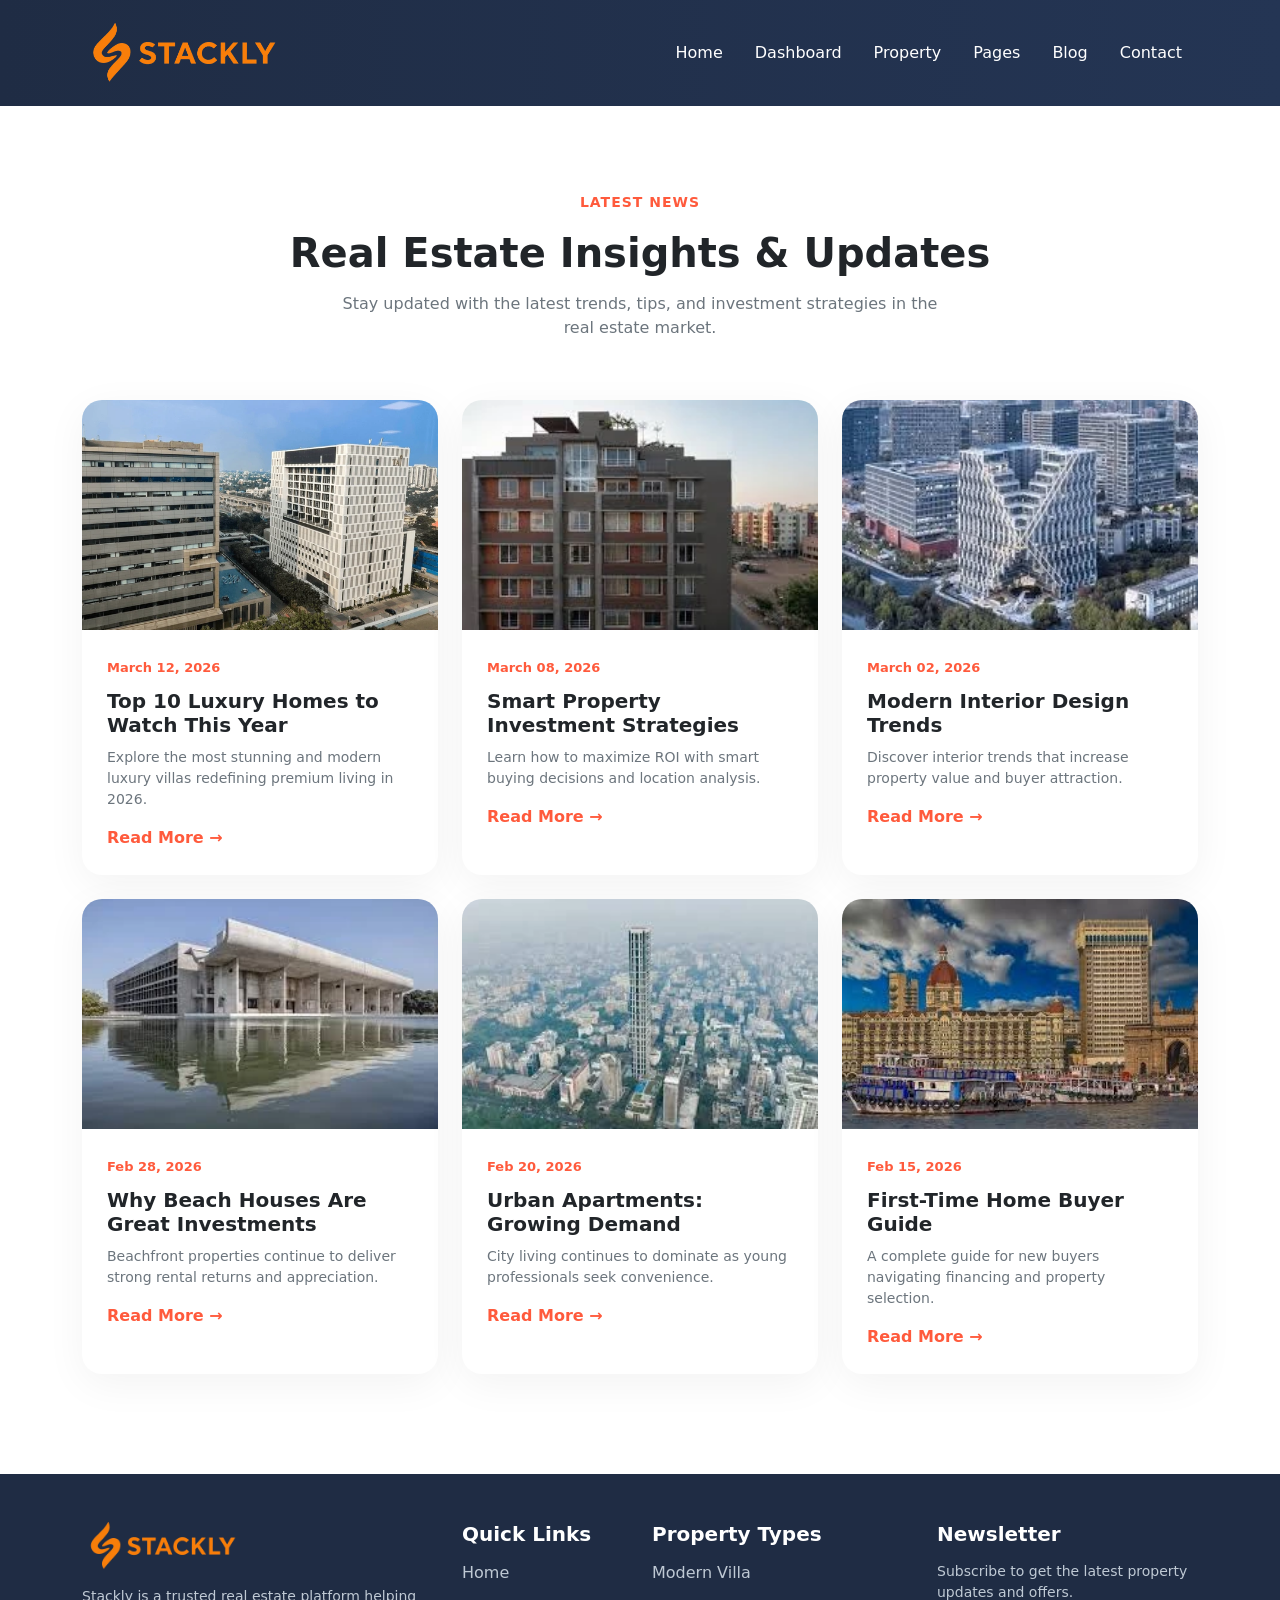
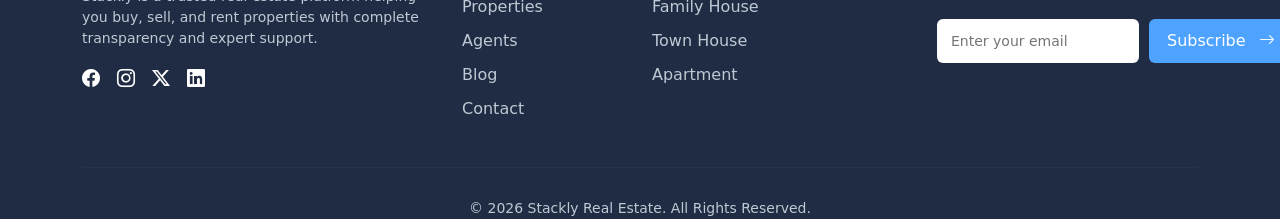
<file: blog.html>
<!DOCTYPE html>
<html lang="en">
<head>
    <meta charset="UTF-8">
    <meta name="viewport" content="width=device-width, initial-scale=1.0">
    <title>Stackly|| Blog</title>
    <link href="https://cdn.jsdelivr.net/npm/bootstrap@5.3.2/dist/css/bootstrap.min.css" rel="stylesheet">

    <link href="https://cdn.jsdelivr.net/npm/bootstrap-icons@1.11.1/font/bootstrap-icons.css" rel="stylesheet">
    <link rel="stylesheet" href="blog.css">

</head>
<body>
    <nav class="navbar navbar-expand-lg custom-navbar fixed-top navbar-dark">
    <div class="container">
        <a class="navbar-brand d-flex align-items-center" href="index.html">
            <img src="orglogo.webp" class="logo-img" alt="Stackly">
        
        </a>

        <button class="navbar-toggler" type="button"
    data-bs-toggle="collapse"
    data-bs-target="#navbarContent">
    <span class="navbar-toggler-icon"></span>
</button>
        <div class="collapse navbar-collapse" id="navbarContent">
            <ul class="navbar-nav ms-auto">

                <li class="nav-item dropdown">
                    <a class="nav-link dropdown-toggle " href="#" data-bs-toggle="dropdown">
                        Home
                    </a>
                    <ul class="dropdown-menu">
                        <li><a class="dropdown-item" href="index.html">Home 1</a></li>
                        <li><a class="dropdown-item" href="home2.html">Home 2</a></li>
                    </ul>
                </li>

                <li class="nav-item">
                    <a class="nav-link" href="dashboard2.html">Dashboard</a>
                </li>

                <li class="nav-item">
                    <a class="nav-link" href="property2.html">Property</a>
                </li>

                <li class="nav-item">
                    <a class="nav-link" href="pages2.html">Pages</a>
                </li>

                <li class="nav-item">
                    <a class="nav-link" href="blog.html">Blog</a>
                </li>

                <li class="nav-item">
                    <a class="nav-link" href="contact2.html">Contact</a>
                </li>

            </ul>
        </div>

    </div>
</nav>
<section class="blog-section">
  <div class="container">

    <div class="section-header text-center">
      <span class="blog-subtitle">Latest News</span>
      <h2 class="blog-title">Real Estate Insights & Updates</h2>
      <p class="blog-description">
        Stay updated with the latest trends, tips, and investment strategies in the real estate market.
      </p>
    </div>

    <div class="row g-4">
      <div class="col-lg-4 col-md-6">
        <div class="blog-card">
          <div class="blog-img">
            <img src="home17.webp" alt="Luxury Homes">
          </div>
          <div class="blog-content">
            <span class="blog-date">March 12, 2026</span>
            <h5>Top 10 Luxury Homes to Watch This Year</h5>
            <p>Explore the most stunning and modern luxury villas redefining premium living in 2026.</p>
            <a href="error.html" class="read-more">Read More &rarr;</a>
          </div>
        </div>
      </div>
      <div class="col-lg-4 col-md-6">
        <div class="blog-card">
          <div class="blog-img">
            <img src="home18.webp" alt="Investment Tips">
          </div>
          <div class="blog-content">
            <span class="blog-date">March 08, 2026</span>
            <h5>Smart Property Investment Strategies</h5>
            <p>Learn how to maximize ROI with smart buying decisions and location analysis.</p>
            <a href="error.html" class="read-more">Read More &rarr;</a>
          </div>
        </div>
      </div>
      <div class="col-lg-4 col-md-6">
        <div class="blog-card">
          <div class="blog-img">
            <img src="home19.webp" alt="Interior Design">
          </div>
          <div class="blog-content">
            <span class="blog-date">March 02, 2026</span>
            <h5>Modern Interior Design Trends</h5>
            <p>Discover interior trends that increase property value and buyer attraction.</p>
            <a href="error.html" class="read-more">Read More &rarr;</a>
          </div>
        </div>
      </div>
      <div class="col-lg-4 col-md-6">
        <div class="blog-card">
          <div class="blog-img">
            <img src="home20.webp" alt="Beach House">
          </div>
          <div class="blog-content">
            <span class="blog-date">Feb 28, 2026</span>
            <h5>Why Beach Houses Are Great Investments</h5>
            <p>Beachfront properties continue to deliver strong rental returns and appreciation.</p>
            <a href="error.html" class="read-more">Read More &rarr;</a>
          </div>
        </div>
      </div>
      <div class="col-lg-4 col-md-6">
        <div class="blog-card">
          <div class="blog-img">
            <img src="home21.webp" alt="Urban Apartments">
          </div>
          <div class="blog-content">
            <span class="blog-date">Feb 20, 2026</span>
            <h5>Urban Apartments: Growing Demand</h5>
            <p>City living continues to dominate as young professionals seek convenience.</p>
            <a href="error.html" class="read-more">Read More &rarr;</a>
          </div>
        </div>
      </div>
      <div class="col-lg-4 col-md-6">
        <div class="blog-card">
          <div class="blog-img">
            <img src="home22.webp" alt="Home Buying">
          </div>
          <div class="blog-content">
            <span class="blog-date">Feb 15, 2026</span>
            <h5>First-Time Home Buyer Guide</h5>
            <p>A complete guide for new buyers navigating financing and property selection.</p>
            <a href="error.html" class="read-more">Read More &rarr;</a>
          </div>
        </div>
      </div>

    </div>

  </div>
</section>
    <footer class="footer-section pt-5">
  <div class="container">
    <div class="row g-4">
      <div class="col-lg-4 col-md-12">
        <div class="footer-about">
          <img src="orglogo.webp" alt="Stackly Logo" class="footer-logo-img mb-3">

          <p class="footer-text">
            Stackly is a trusted real estate platform helping you buy,
            sell, and rent properties with complete transparency and expert support.
          </p>

          <div class="social-icons mt-3">
            <a href="error.html"><i class="bi bi-facebook"></i></a>
            <a href="error.html"><i class="bi bi-instagram"></i></a>
            <a href="error.html"><i class="bi bi-twitter-x"></i></a>
            <a href="error.html"><i class="bi bi-linkedin"></i></a>
          </div>
        </div>
      </div>
      <div class="col-lg-2 col-md-4 col-sm-6">
        <h5 class="footer-title">Quick Links</h5>
        <ul class="footer-links">
          <li><a href="home2.html">Home</a></li>
          <li><a href="property2.html">Properties</a></li>
          <li><a href="error.html">Agents</a></li>
          <li><a href="blog.html">Blog</a></li>
          <li><a href="contact2.html">Contact</a></li>
        </ul>
      </div>
      <div class="col-lg-3 col-md-4 col-sm-6">
        <h5 class="footer-title">Property Types</h5>
        <ul class="footer-links">
          <li><a href="error.html">Modern Villa</a></li>
          <li><a href="error.html">Family House</a></li>
          <li><a href="error.html">Town House</a></li>
          <li><a href="error.html">Apartment</a></li>
        </ul>
      </div>
      <div class="col-lg-3 col-md-4 col-sm-12">
        <h5 class="footer-title">Newsletter</h5>
        <p class="footer-text">
          Subscribe to get the latest property updates and offers.
        </p>

        <form class="newsletter-form">
          <input 
            type="email"
            class="newsletter-input"
            placeholder="Enter your email"
            required
          >
    <button type="submit" class="newsletter-btn">
  Subscribe <i class="bi bi-arrow-right ms-2"></i>
</button>
        </form>
      </div>

    </div>

    <hr class="footer-divider">

    <div class="footer-bottom text-center">
      <p>&copy; 2026 Stackly Real Estate. All Rights Reserved.</p>
    </div>
  </div>
</footer>
<script src="https://cdn.jsdelivr.net/npm/bootstrap@5.3.2/dist/js/bootstrap.bundle.min.js"></script>
<script>

window.addEventListener("scroll", function () {
    const navbar = document.querySelector(".custom-navbar");

    if (navbar) {
        if (window.scrollY > 50) {
            navbar.classList.add("scrolled");
        } else {
            navbar.classList.remove("scrolled");
        }
    }
});

</script>
</body>
</html>
</file>
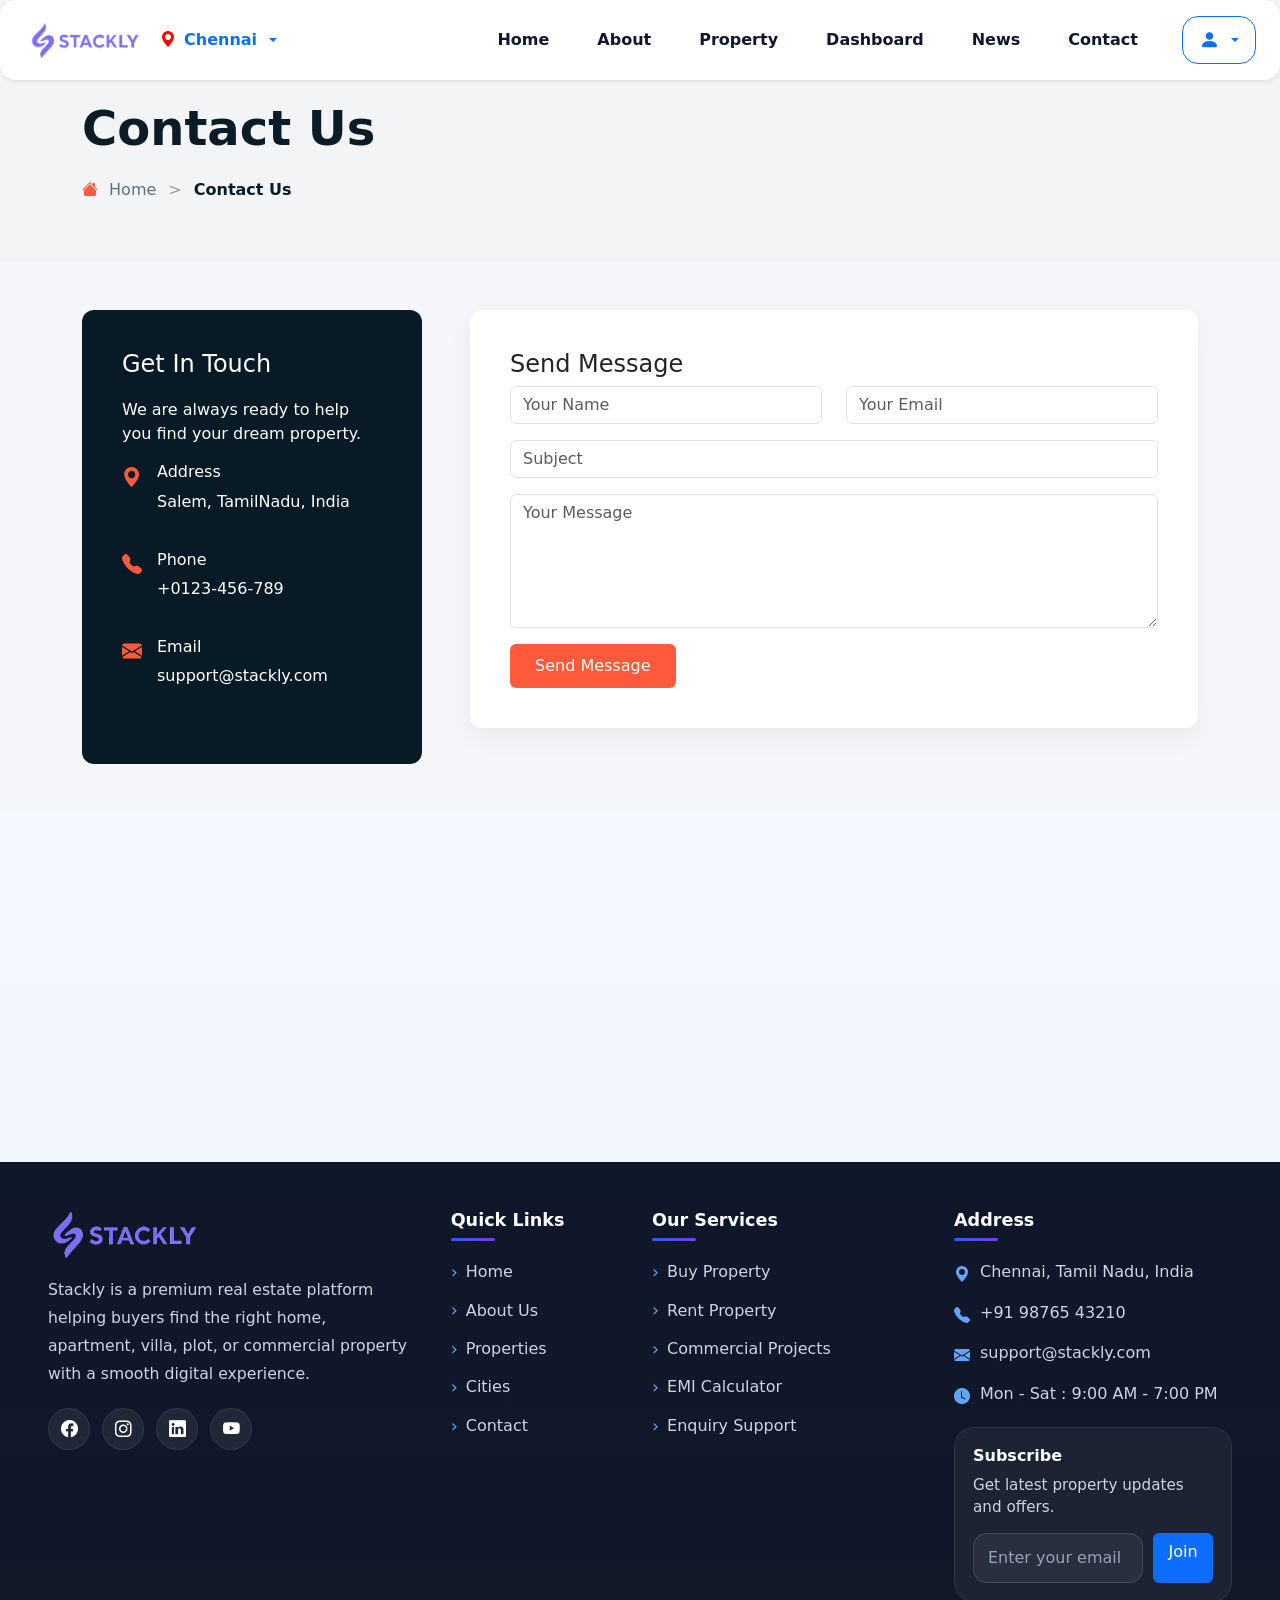
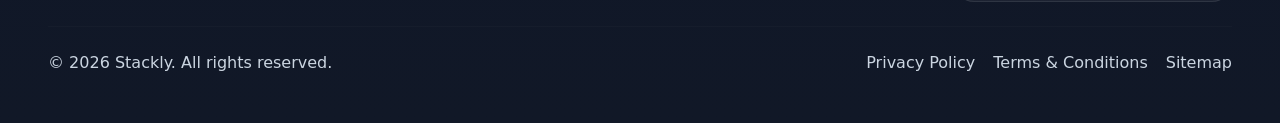
<file: contact.html>
<!DOCTYPE html>
<html lang="en">
<head>
    <meta charset="UTF-8">
    <meta name="viewport" content="width=device-width, initial-scale=1.0">
    <title>Contact</title>
     <link href="https://cdn.jsdelivr.net/npm/bootstrap@5.3.2/dist/css/bootstrap.min.css" rel="stylesheet">
    <link href="https://cdn.jsdelivr.net/npm/bootstrap-icons@1.11.3/font/bootstrap-icons.css" rel="stylesheet">
    <link rel="stylesheet" href="contact.css">
</head>
<body>
   <body class="bg-light">

  <header class="container-fluid p-0 fixed-top">
    <nav class="navbar navbar-expand-lg navbar-light bg-white shadow-sm rounded-4 px-3 px-lg-4 py-3">
      
      <div class="d-flex align-items-center gap-3">
        <a class="navbar-brand m-0 p-0 d-flex align-items-center" href="#">
          <img src="Adobe Express - file.png" alt="Logo" style="width: 120px; height: auto; max-height: 50px; object-fit: contain;">
        </a>

        <div class="dropdown">
          <a class="dropdown-toggle text-decoration-none fw-semibold text-primary d-flex align-items-center gap-2" href="#" role="button" data-bs-toggle="dropdown" aria-expanded="false">
            <i class="bi bi-geo-alt-fill" id="locaicon"></i>
            <span id="selectedCity">Chennai</span>
          </a>

          <ul class="dropdown-menu shadow-sm border-0">
            <li><a class="dropdown-item city-option" href="index.html">Chennai</a></li>
            <li><a class="dropdown-item city-option" href="index.html">Coimbatore</a></li>
            <li><a class="dropdown-item city-option" href="index.html">Hyderabad</a></li>
            <li><a class="dropdown-item city-option" href="index.html">Bengaluru</a></li>
          </ul>
        </div>
      </div>

      <button class="navbar-toggler ms-auto" type="button" data-bs-toggle="collapse" data-bs-target="#mainNavbar" aria-controls="mainNavbar" aria-expanded="false" aria-label="Toggle navigation">
        <span class="navbar-toggler-icon"></span>
      </button>

      <div class="collapse navbar-collapse justify-content-end mt-3 mt-lg-0" id="mainNavbar">
        <ul class="navbar-nav align-items-lg-center gap-lg-4 ms-lg-auto">
         

          <li class="nav-item dropdown">
            <a class="nav-link dropdown-toggle fw-semibold" href="#" role="button" data-bs-toggle="dropdown" aria-expanded="false">
              Home
            </a>
            <ul class="dropdown-menu">
              <li><a class="dropdown-item" href="index.html">Home1</a></li>
              <li><a class="dropdown-item" href="home2.html">Home2</a></li>
            </ul>
          </li>

          <li class="nav-item">
            <a class="nav-link fw-semibold" href="about.html">About</a>
          </li>

          <li class="nav-item">
            <a class="nav-link fw-semibold" href="properties.html">Property</a>
          </li>
          <li class="nav-item">
            <a class="nav-link fw-semibold" href="dashboard.html">Dashboard</a>
          </li>
          <li class="nav-item">
            <a class="nav-link fw-semibold" href="news.html">News</a>
          </li>
          <li class="nav-item">
            <a class="nav-link fw-semibold" href="contact.html">Contact</a>
          </li>

          <li class="nav-item dropdown ms-lg-2">
            <a class="btn btn-outline-primary rounded-4 px-3 py-2 dropdown-toggle d-inline-flex align-items-center gap-2" href="#" role="button" data-bs-toggle="dropdown" aria-expanded="false" title="Profile">
              <i class="bi bi-person-fill fs-5"></i>
            </a>
            <ul class="dropdown-menu dropdown-menu-end shadow-sm border-0 mt-2">
              <li>
                <a class="dropdown-item" href="login.html">
                  <i class="bi bi-box-arrow-in-right me-2"></i>Login
                </a>
              </li>
              <li>
                <a class="dropdown-item" href="register.html">
                  <i class="bi bi-person-plus me-2"></i>Register
                </a>
              </li>
            </ul>
          </li>
        </ul>
      </div>
    </nav>
  </header>

<section class="property-header">
  <div class="container">
    <div class="property-header-content">

      <h1 class="property-title">Contact Us</h1>

      <div class="breadcrumb-area">
        <a href="index.html" class="home-link">
          <i class="bi bi-house-fill"></i> Home
        </a>
        <span class="separator">></span>
        <span class="current-page">Contact Us</span>
      </div>

    </div>
  </div>
</section>
<section class="contact-section py-5">
  <div class="container">
    <div class="row g-5">
      <div class="col-lg-4">
        <div class="contact-info-box">
          <h4>Get In Touch</h4>
          <p>We are always ready to help you find your dream property.</p>

          <div class="contact-item">
            <i class="bi bi-geo-alt-fill"></i>
            <div>
              <h6>Address</h6>
              <p>Salem, TamilNadu, India</p>
            </div>
          </div>

          <div class="contact-item">
            <i class="bi bi-telephone-fill"></i>
            <div>
              <h6>Phone</h6>
              <p>+0123-456-789</p>
            </div>
          </div>

          <div class="contact-item">
            <i class="bi bi-envelope-fill"></i>
            <div>
              <h6>Email</h6>
              <p>support@stackly.com</p>
            </div>
          </div>
        </div>
      </div>
      <div class="col-lg-8">
        <div class="contact-form-box">
          <h4>Send Message</h4>

          <form id="contactForm">
            <div class="row">
              <div class="col-md-6 mb-3">
                <input type="text" class="form-control" placeholder="Your Name" required>
              </div>

              <div class="col-md-6 mb-3">
                <input type="email" class="form-control" placeholder="Your Email" required>
              </div>
            </div>

            <div class="mb-3">
              <input type="text" class="form-control" placeholder="Subject">
            </div>

            <div class="mb-3">
              <textarea class="form-control" rows="5" placeholder="Your Message" required></textarea>
            </div>

            <button type="submit" class="btn btn-theme">
              Send Message
            </button>
          </form>
        </div>
      </div>

    </div>
  </div>
</section>
<section class="map-section">
  <div class="container-fluid p-0">
    <div class="map-wrapper">
      <iframe 
        src="https://www.google.com/maps/embed?pb=!1m18!1m12!1m3!1d3535.7776919031353!2d78.17140487452849!3d11.682961841819958!2m3!1f0!2f0!3f0!3m2!1i1024!2i768!4f13.1!3m3!1m2!1s0x3babefef7fd970bb%3A0xe11aef1a71994f9!2sStackly!5e1!3m2!1sen!2sin!4v1771784343673!5m2!1sen!2sin"
        allowfullscreen=""
        loading="lazy">
      </iframe>
    </div>
  </div>
</section>
<footer class="site-footer" >
  <div class="container-fluid px-3 px-lg-5 py-5">
    <div class="row g-4">

      <div class="col-lg-4 col-md-6">
        <div class="footer-brand">
          <a href="index.html" class="footer-logo text-decoration-none">
            <img src="Adobe Express - file.png" alt="Logo">
          </a>

          <p class="footer-text">
            Stackly is a premium real estate platform helping buyers find the right home,
            apartment, villa, plot, or commercial property with a smooth digital experience.
          </p>

          <div class="footer-social">
            <a href="error.html" aria-label="Facebook"><i class="bi bi-facebook"></i></a>
            <a href="error.html" aria-label="Instagram"><i class="bi bi-instagram"></i></a>
            <a href="error.html" aria-label="LinkedIn"><i class="bi bi-linkedin"></i></a>
            <a href="error.html" aria-label="YouTube"><i class="bi bi-youtube"></i></a>
          </div>
        </div>
      </div>

      <div class="col-lg-2 col-md-6">
        <h5 class="footer-title">Quick Links</h5>
        <ul class="footer-links">
          <li><a href="index.html">Home</a></li>
          <li><a href="about.html">About Us</a></li>
          <li><a href="error.html">Properties</a></li>
          <li><a href="error.html">Cities</a></li>
          <li><a href="contact.html">Contact</a></li>
        </ul>
      </div>

      <div class="col-lg-3 col-md-6">
        <h5 class="footer-title">Our Services</h5>
        <ul class="footer-links">
          <li><a href="error.html">Buy Property</a></li>
          <li><a href="error.html">Rent Property</a></li>
          <li><a href="error.html">Commercial Projects</a></li>
          <li><a href="error.html">EMI Calculator</a></li>
          <li><a href="error.html">Enquiry Support</a></li>
        </ul>
      </div>

      <div class="col-lg-3 col-md-6">
        <h5 class="footer-title">Address</h5>
        <div class="footer-contact">
          <p><i class="bi bi-geo-alt-fill"></i> Chennai, Tamil Nadu, India</p>
          <p><i class="bi bi-telephone-fill"></i> +91 98765 43210</p>
          <p><i class="bi bi-envelope-fill"></i> support@stackly.com</p>
          <p><i class="bi bi-clock-fill"></i> Mon - Sat : 9:00 AM - 7:00 PM</p>
        </div>

        <div class="newsletter-box">
          <h6>Subscribe</h6>
          <p>Get latest property updates and offers.</p>
          <form class="newsletter-form">
            <input type="email" placeholder="Enter your email">
            <!-- <button>Join</button> -->
           <a href="error.html" class="btn btn-primary w-25">Join</a>
          </form>
        </div>
      </div>

    </div>

    <hr class="footer-divider my-4">

    <div class="footer-bottom d-flex flex-column flex-md-row justify-content-between align-items-center gap-3">
      <p class="mb-0">
        &copy; 2026 Stackly. All rights reserved.
      </p>

      <div class="footer-bottom-links">
        <a href="error.html">Privacy Policy</a>
        <a href="error.html">Terms & Conditions</a>
        <a href="error.html">Sitemap</a>
      </div>
    </div>
  </div>
</footer>
<script src="https://cdn.jsdelivr.net/npm/bootstrap@5.3.2/dist/js/bootstrap.bundle.min.js"></script>
<script src="contact.js"></script>
    
</body>
</html>
</file>
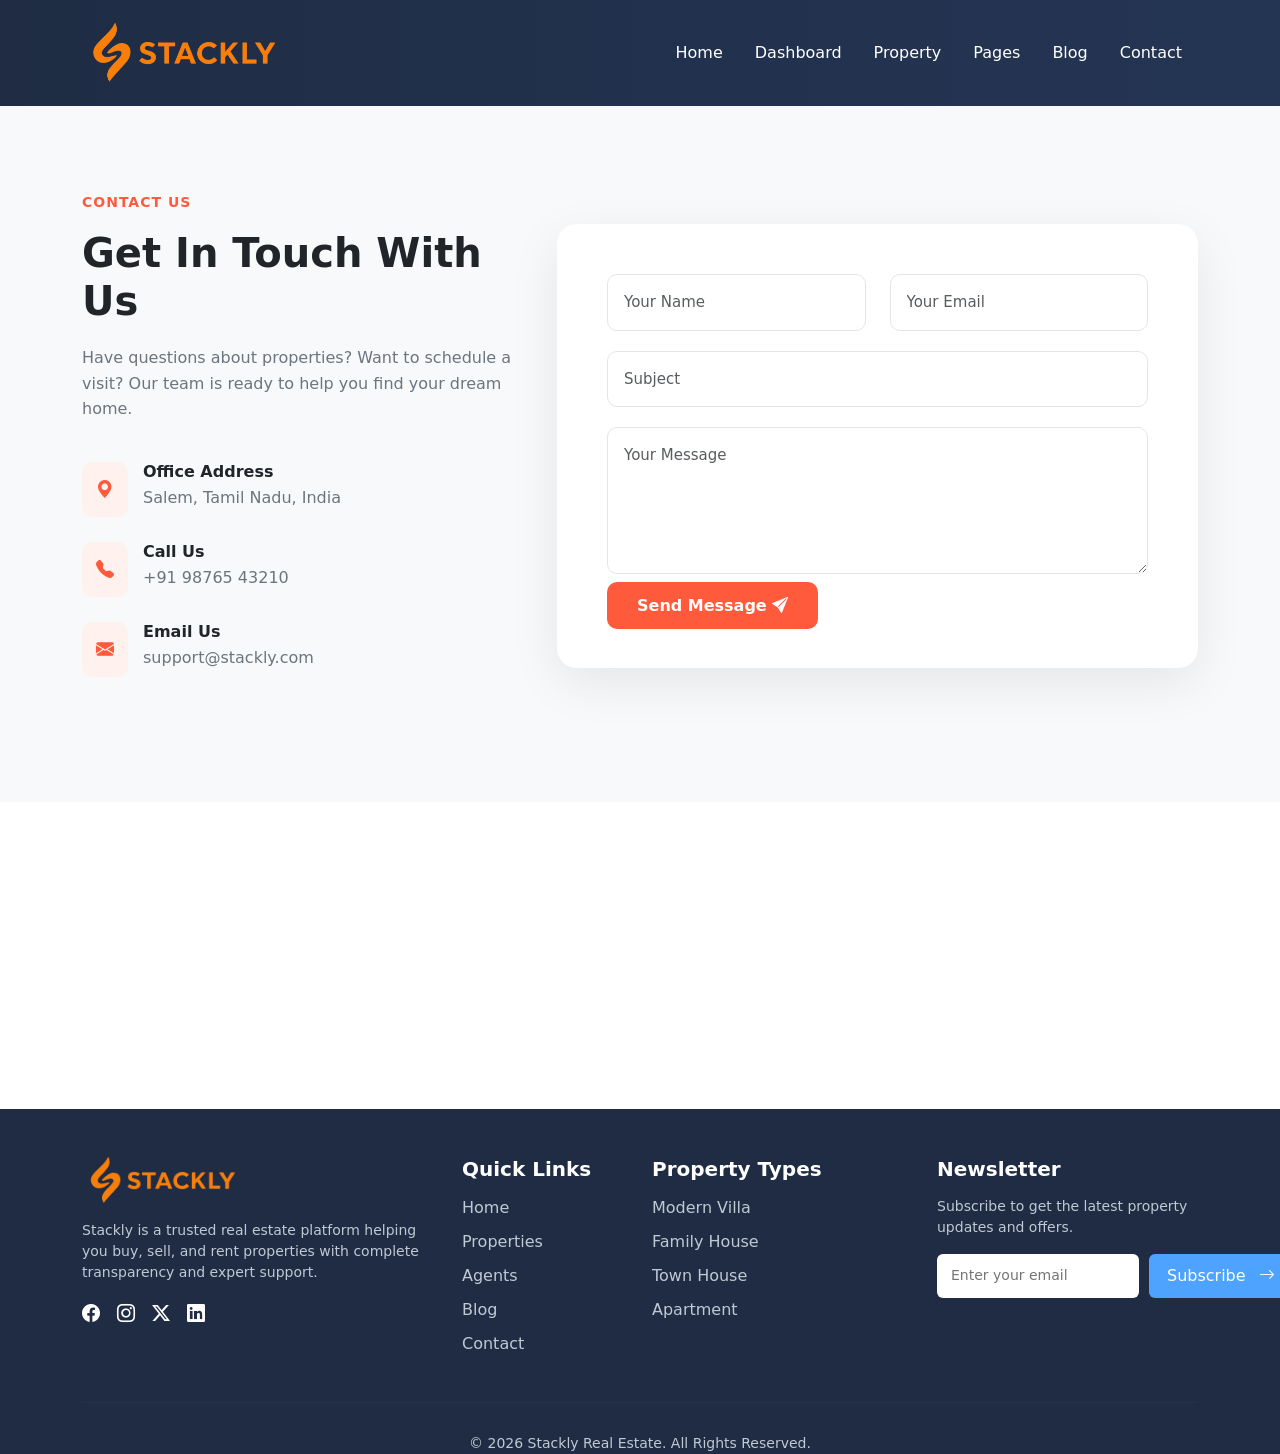
<file: contact2.html>
<!DOCTYPE html>
<html lang="en">
<head>
    <meta charset="UTF-8">
    <meta name="viewport" content="width=device-width, initial-scale=1.0">
    <title>Stackly|| Contact us</title>
    <link href="https://cdn.jsdelivr.net/npm/bootstrap@5.3.2/dist/css/bootstrap.min.css" rel="stylesheet">

    <link href="https://cdn.jsdelivr.net/npm/bootstrap-icons@1.11.1/font/bootstrap-icons.css" rel="stylesheet">
    <link rel="stylesheet" href="contact2.css">
</head>
<body>
    <nav class="navbar navbar-expand-lg custom-navbar fixed-top navbar-dark">
    <div class="container">
        <a class="navbar-brand d-flex align-items-center" href="#">
            <img src="orglogo.webp" class="logo-img" alt="Stackly">
        
        </a>

        <button class="navbar-toggler" type="button"
    data-bs-toggle="collapse"
    data-bs-target="#navbarContent">
    <span class="navbar-toggler-icon"></span>
</button>
        <div class="collapse navbar-collapse" id="navbarContent">
            <ul class="navbar-nav ms-auto">

                <li class="nav-item dropdown">
                    <a class="nav-link dropdown-toggle " href="#" data-bs-toggle="dropdown">
                        Home
                    </a>
                    <ul class="dropdown-menu">
                        <li><a class="dropdown-item" href="index.html">Home 1</a></li>
                        <li><a class="dropdown-item" href="home2.html">Home 2</a></li>
                    </ul>
                </li>

                <li class="nav-item">
                    <a class="nav-link" href="dashboard2.html">Dashboard</a>
                </li>

                <li class="nav-item">
                    <a class="nav-link" href="property2.html">Property</a>
                </li>

                <li class="nav-item">
                    <a class="nav-link" href="pages2.html">Pages</a>
                </li>

                <li class="nav-item">
                    <a class="nav-link" href="blog.html">Blog</a>
                </li>

                <li class="nav-item">
                    <a class="nav-link" href="contact2.html">Contact</a>
                </li>

            </ul>
        </div>

    </div>
</nav>
<section class="contact-section">
  <div class="container">

    <div class="row align-items-center">
      <div class="col-lg-5 col-md-12 contact-left">
        <span class="contact-subtitle">Contact Us</span>
        <h2 class="contact-title">Get In Touch With Us</h2>
        <p class="contact-description">
          Have questions about properties? Want to schedule a visit?
          Our team is ready to help you find your dream home.
        </p>

        <div class="contact-info-box">
          <i class="bi bi-geo-alt-fill"></i>
          <div>
            <h6>Office Address</h6>
            <p>Salem, Tamil Nadu, India</p>
          </div>
        </div>

        <div class="contact-info-box">
          <i class="bi bi-telephone-fill"></i>
          <div>
            <h6>Call Us</h6>
            <p>+91 98765 43210</p>
          </div>
        </div>

        <div class="contact-info-box">
          <i class="bi bi-envelope-fill"></i>
          <div>
            <h6>Email Us</h6>
            <p>support@stackly.com</p>
          </div>
        </div>
      </div>

      <div class="col-lg-7 col-md-12">
        <div class="contact-form-wrapper">
          <form>

            <div class="row">
              <div class="col-md-6">
                <input type="text" class="form-control" placeholder="Your Name">
              </div>
              <div class="col-md-6">
                <input type="email" class="form-control" placeholder="Your Email">
              </div>
            </div>

            <input type="text" class="form-control" placeholder="Subject">

            <textarea class="form-control" rows="5" placeholder="Your Message"></textarea>

            <a href="error.html" class="contact-btn">
              Send Message <i class="bi bi-send-fill"></i>
            </a>

          </form>
        </div>
      </div>

    </div>

  </div>
</section>
<section class="map-section">
  <iframe
      src="https://www.google.com/maps/embed?pb=!1m18!1m12!1m3!1d3535.7776919031353!2d78.17140487452849!3d11.682961841819958!2m3!1f0!2f0!3f0!3m2!1i1024!2i768!4f13.1!3m3!1m2!1s0x3babefef7fd970bb%3A0xe11aef1a71994f9!2sStackly!5e1!3m2!1sen!2sin!4v1771784343673!5m2!1sen!2sin" width="600" height="350" style="border:0;" allowfullscreen="" loading="lazy" referrerpolicy="no-referrer-when-downgrade">
    
    loading="lazy">
  </iframe>
</section>
<footer class="footer-section pt-5">
  <div class="container">
    <div class="row g-4">
      <div class="col-lg-4 col-md-12">
        <div class="footer-about">
          <img src="orglogo.webp" alt="Stackly Logo" class="footer-logo-img mb-3">

          <p class="footer-text">
            Stackly is a trusted real estate platform helping you buy,
            sell, and rent properties with complete transparency and expert support.
          </p>

          <div class="social-icons mt-3">
            <a href="error.html"><i class="bi bi-facebook"></i></a>
            <a href="error.html"><i class="bi bi-instagram"></i></a>
            <a href="error.html"><i class="bi bi-twitter-x"></i></a>
            <a href="error.html"><i class="bi bi-linkedin"></i></a>
          </div>
        </div>
      </div>
      <div class="col-lg-2 col-md-4 col-sm-6">
        <h5 class="footer-title">Quick Links</h5>
        <ul class="footer-links">
          <li><a href="home2.html">Home</a></li>
          <li><a href="property2.html">Properties</a></li>
          <li><a href="error.html">Agents</a></li>
          <li><a href="blog.html">Blog</a></li>
          <li><a href="contact2.html">Contact</a></li>
        </ul>
      </div>
      <div class="col-lg-3 col-md-4 col-sm-6">
        <h5 class="footer-title">Property Types</h5>
        <ul class="footer-links">
          <li><a href="error.html">Modern Villa</a></li>
          <li><a href="error.html">Family House</a></li>
          <li><a href="error.html">Town House</a></li>
          <li><a href="error.html">Apartment</a></li>
        </ul>
      </div>
      <div class="col-lg-3 col-md-4 col-sm-12">
        <h5 class="footer-title">Newsletter</h5>
        <p class="footer-text">
          Subscribe to get the latest property updates and offers.
        </p>

        <form class="newsletter-form">
          <input 
            type="email"
            class="newsletter-input"
            placeholder="Enter your email"
            required
          >
    <button type="submit" class="newsletter-btn">
  Subscribe <i class="bi bi-arrow-right ms-2"></i>
</button>
        </form>
      </div>

    </div>

    <hr class="footer-divider">

    <div class="footer-bottom text-center">
      <p>&copy; 2026 Stackly Real Estate. All Rights Reserved.</p>
    </div>
  </div>
</footer>
   <script src="https://cdn.jsdelivr.net/npm/bootstrap@5.3.2/dist/js/bootstrap.bundle.min.js"></script>
    <script>
        window.addEventListener("scroll", function () {
    const navbar = document.querySelector(".custom-navbar");

    if (navbar) {
        if (window.scrollY > 50) {
            navbar.classList.add("scrolled");
        } else {
            navbar.classList.remove("scrolled");
        }
    }
});
    </script>
</body>
</html>
</file>
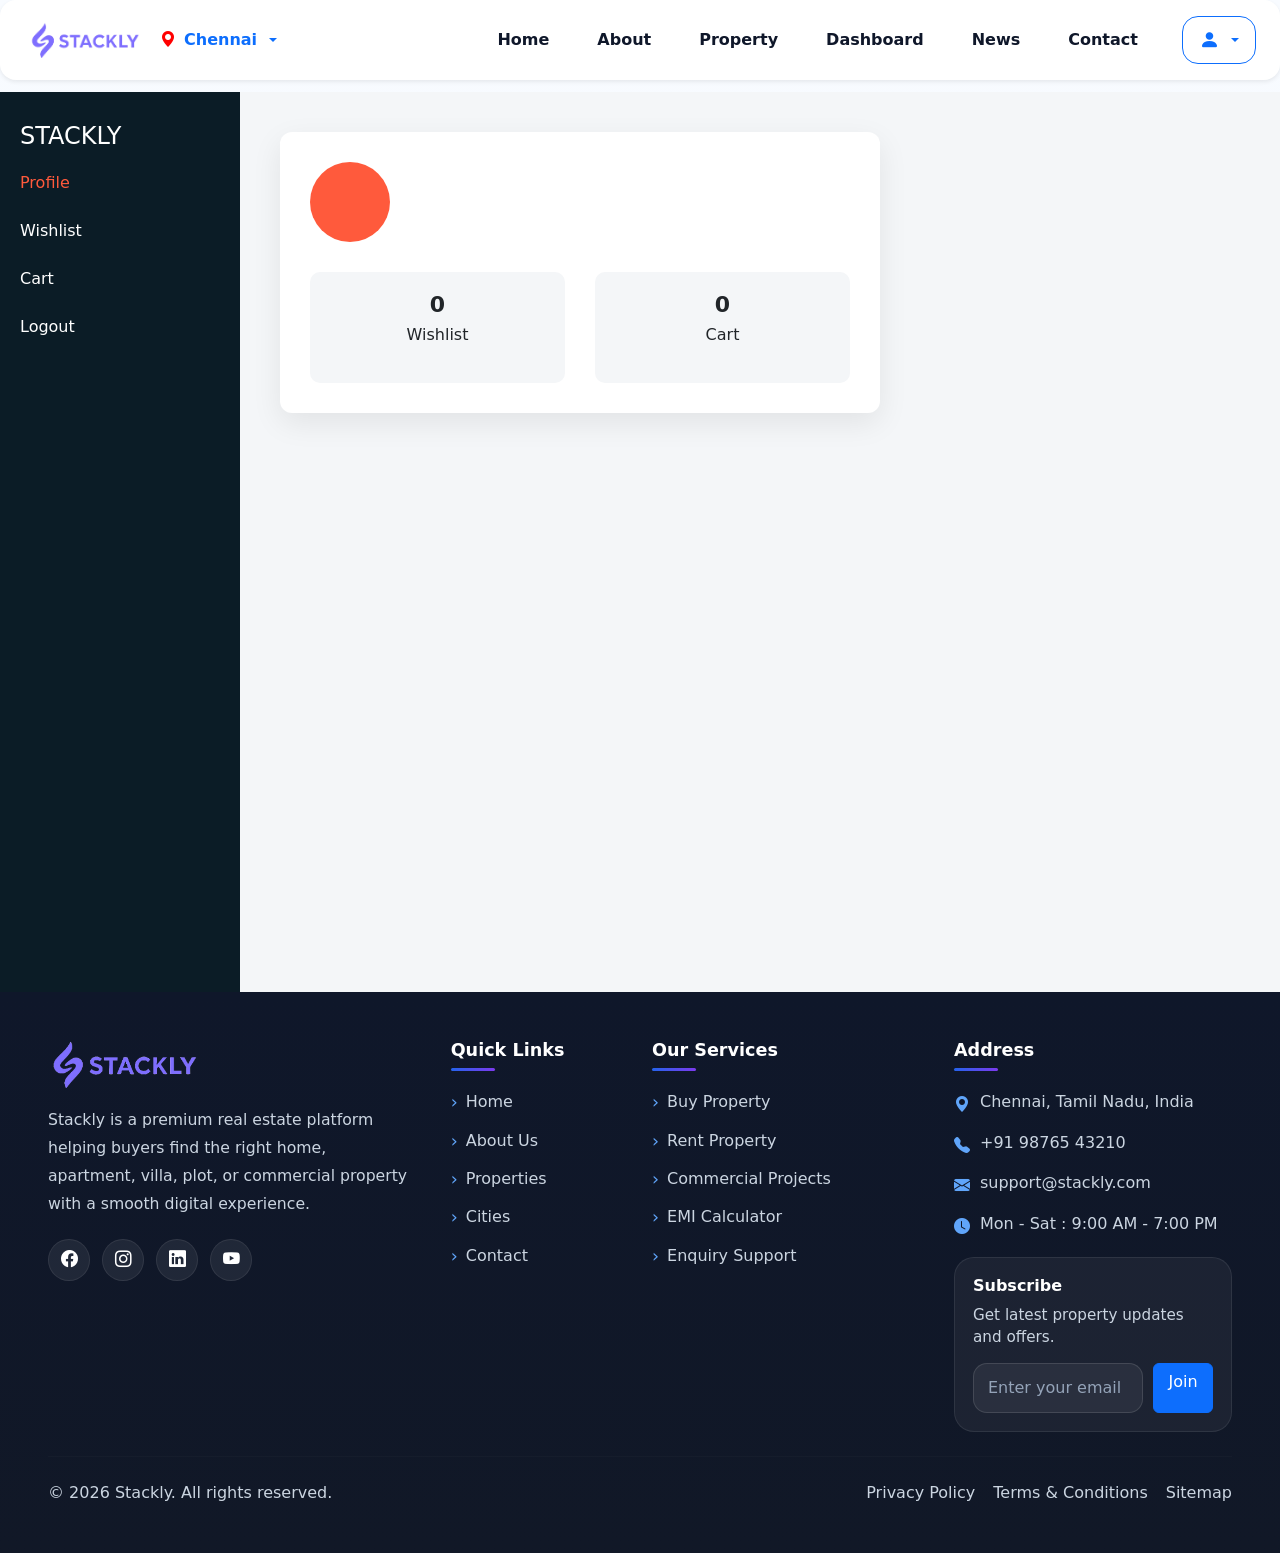
<file: dashboard.html>
<!DOCTYPE html>
<html lang="en">
<head>
<meta charset="UTF-8">
<meta name="viewport" content="width=device-width, initial-scale=1.0">
<title>Stackly || Dashboard</title>

<link href="https://cdn.jsdelivr.net/npm/bootstrap@5.3.2/dist/css/bootstrap.min.css" rel="stylesheet">
<link href="https://cdn.jsdelivr.net/npm/bootstrap-icons@1.11.3/font/bootstrap-icons.css" rel="stylesheet">
<link rel="stylesheet" href="dashboard.css">

</head>
<body>
<body class="bg-light">

  <header class="container-fluid p-0 fixed-top">
    <nav class="navbar navbar-expand-lg navbar-light bg-white shadow-sm rounded-4 px-3 px-lg-4 py-3">
      
      <div class="d-flex align-items-center gap-3">
        <a class="navbar-brand m-0 p-0 d-flex align-items-center" href="#">
          <img src="Adobe Express - file.png" alt="Logo" style="width: 120px; height: auto; max-height: 50px; object-fit: contain;">
        </a>

        <div class="dropdown">
          <a class="dropdown-toggle text-decoration-none fw-semibold text-primary d-flex align-items-center gap-2" href="#" role="button" data-bs-toggle="dropdown" aria-expanded="false">
            <i class="bi bi-geo-alt-fill" id="locaicon"></i>
            <span id="selectedCity">Chennai</span>
          </a>

          <ul class="dropdown-menu shadow-sm border-0">
            <li><a class="dropdown-item city-option" href="index.html">Chennai</a></li>
            <li><a class="dropdown-item city-option" href="index.html">Coimbatore</a></li>
            <li><a class="dropdown-item city-option" href="index.html">Hyderabad</a></li>
            <li><a class="dropdown-item city-option" href="index.html">Bengaluru</a></li>
          </ul>
        </div>
      </div>

      <button class="navbar-toggler ms-auto" type="button" data-bs-toggle="collapse" data-bs-target="#mainNavbar" aria-controls="mainNavbar" aria-expanded="false" aria-label="Toggle navigation">
        <span class="navbar-toggler-icon"></span>
      </button>

      <div class="collapse navbar-collapse justify-content-end mt-3 mt-lg-0" id="mainNavbar">
        <ul class="navbar-nav align-items-lg-center gap-lg-4 ms-lg-auto">
         

          <li class="nav-item dropdown">
            <a class="nav-link dropdown-toggle fw-semibold" href="#" role="button" data-bs-toggle="dropdown" aria-expanded="false">
              Home
            </a>
            <ul class="dropdown-menu">
              <li><a class="dropdown-item" href="index.html">Home1</a></li>
              <li><a class="dropdown-item" href="home2.html">Home2</a></li>
            </ul>
          </li>

          <li class="nav-item">
            <a class="nav-link fw-semibold" href="about.html">About</a>
          </li>

          <li class="nav-item">
            <a class="nav-link fw-semibold" href="properties.html">Property</a>
          </li>
          <li class="nav-item">
            <a class="nav-link fw-semibold" href="dashboard.html">Dashboard</a>
          </li>
          <li class="nav-item">
            <a class="nav-link fw-semibold" href="news.html">News</a>
          </li>
          <li class="nav-item">
            <a class="nav-link fw-semibold" href="contact.html">Contact</a>
          </li>

          <li class="nav-item dropdown ms-lg-2">
            <a class="btn btn-outline-primary rounded-4 px-3 py-2 dropdown-toggle d-inline-flex align-items-center gap-2" href="#" role="button" data-bs-toggle="dropdown" aria-expanded="false" title="Profile">
              <i class="bi bi-person-fill fs-5"></i>
            </a>
            <ul class="dropdown-menu dropdown-menu-end shadow-sm border-0 mt-2">
              <li>
                <a class="dropdown-item" href="login.html">
                  <i class="bi bi-box-arrow-in-right me-2"></i>Login
                </a>
              </li>
              <li>
                <a class="dropdown-item" href="register.html">
                  <i class="bi bi-person-plus me-2"></i>Register
                </a>
              </li>
            </ul>
          </li>
        </ul>
      </div>
    </nav>
  </header>


<div class="dashboard-container">

  <div class="dashboard-sidebar">
    <h4 class="logo">STACKLY</h4>
    <ul>
      <li class="active" data-section="profile">Profile</li>
      <li data-section="wishlist">Wishlist</li>
      <li data-section="cart">Cart</li>
      <li id="dashboardLogoutBtn">Logout</li>
    </ul>
  </div>

  <div class="dashboard-content">
    <div id="profileSection" class="dashboard-section">

      <div class="profile-card">

        <div class="profile-header">
          <div class="profile-avatar" id="profileAvatar"></div>
          <div>
            <h4 id="profileName"></h4>
            <p id="profileEmail" class="text-muted"></p>
          </div>
        </div>

        <div class="profile-stats">
          <div class="stat-box">
            <h5 id="wishlistCount">0</h5>
            <p>Wishlist</p>
          </div>

          <div class="stat-box">
            <h5 id="cartCount">0</h5>
            <p>Cart</p>
          </div>
        </div>

      </div>

    </div>

    <div id="wishlistSection" class="dashboard-section" style="display:none;">
      <h3>My Wishlist</h3>
      <div id="wishlistContainer" class="row"></div>
    </div>

    <div id="cartSection" class="dashboard-section" style="display:none;">
      <h3>My Cart</h3>
      <div id="cartContainer" class="row"></div>
    </div>

  </div>

</div>

<footer class="site-footer" >
  <div class="container-fluid px-3 px-lg-5 py-5">
    <div class="row g-4">

      <div class="col-lg-4 col-md-6">
        <div class="footer-brand">
          <a href="index.html" class="footer-logo text-decoration-none">
            <img src="Adobe Express - file.png" alt="Logo">
          </a>

          <p class="footer-text">
            Stackly is a premium real estate platform helping buyers find the right home,
            apartment, villa, plot, or commercial property with a smooth digital experience.
          </p>

          <div class="footer-social">
            <a href="error.html" aria-label="Facebook"><i class="bi bi-facebook"></i></a>
            <a href="error.html" aria-label="Instagram"><i class="bi bi-instagram"></i></a>
            <a href="error.html" aria-label="LinkedIn"><i class="bi bi-linkedin"></i></a>
            <a href="error.html" aria-label="YouTube"><i class="bi bi-youtube"></i></a>
          </div>
        </div>
      </div>

      <div class="col-lg-2 col-md-6">
        <h5 class="footer-title">Quick Links</h5>
        <ul class="footer-links">
          <li><a href="index.html">Home</a></li>
          <li><a href="error.html">About Us</a></li>
          <li><a href="error.html">Properties</a></li>
          <li><a href="error.html">Cities</a></li>
          <li><a href="error.html">Contact</a></li>
        </ul>
      </div>

      <div class="col-lg-3 col-md-6">
        <h5 class="footer-title">Our Services</h5>
        <ul class="footer-links">
          <li><a href="error.html">Buy Property</a></li>
          <li><a href="error.html">Rent Property</a></li>
          <li><a href="error.html">Commercial Projects</a></li>
          <li><a href="error.html">EMI Calculator</a></li>
          <li><a href="error.html">Enquiry Support</a></li>
        </ul>
      </div>

      <div class="col-lg-3 col-md-6">
        <h5 class="footer-title">Address</h5>
        <div class="footer-contact">
          <p><i class="bi bi-geo-alt-fill"></i> Chennai, Tamil Nadu, India</p>
          <p><i class="bi bi-telephone-fill"></i> +91 98765 43210</p>
          <p><i class="bi bi-envelope-fill"></i> support@stackly.com</p>
          <p><i class="bi bi-clock-fill"></i> Mon - Sat : 9:00 AM - 7:00 PM</p>
        </div>

        <div class="newsletter-box">
          <h6>Subscribe</h6>
          <p>Get latest property updates and offers.</p>
          <form class="newsletter-form">
            <input type="email" placeholder="Enter your email">
            <!-- <button>Join</button> -->
           <a href="error.html" class="btn btn-primary w-25">Join</a>
          </form>
        </div>
      </div>

    </div>

    <hr class="footer-divider my-4">

    <div class="footer-bottom d-flex flex-column flex-md-row justify-content-between align-items-center gap-3">
      <p class="mb-0">
        &copy; 2026 Stackly. All rights reserved.
      </p>

      <div class="footer-bottom-links">
        <a href="error.html">Privacy Policy</a>
        <a href="error.html">Terms & Conditions</a>
        <a href="error.html">Sitemap</a>
      </div>
    </div>
  </div>
</footer>

<script src="https://cdn.jsdelivr.net/npm/bootstrap@5.3.2/dist/js/bootstrap.bundle.min.js"></script>
<script src="dashboard.js"></script>

</body>
</html>
</file>
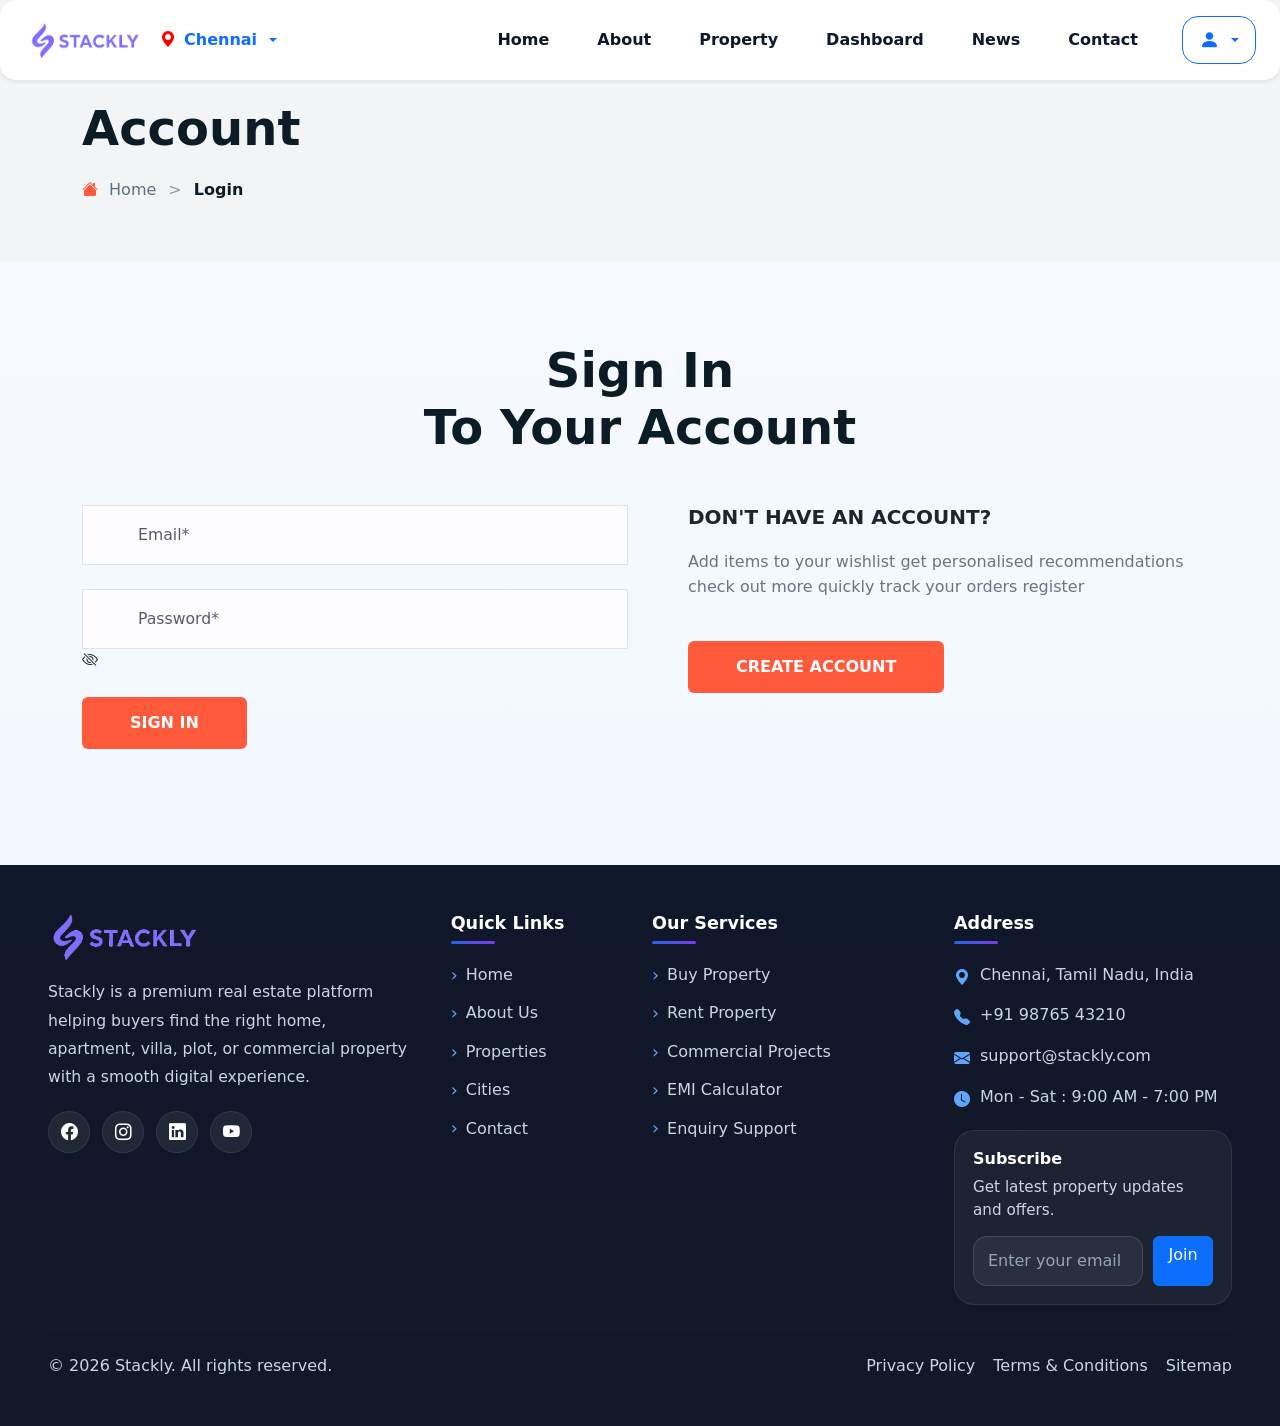
<file: login.html>
<!DOCTYPE html>
<html lang="en">
<head>
    <meta charset="UTF-8">
    <meta name="viewport" content="width=device-width, initial-scale=1.0">
    <title>Login</title>
    <link href="https://cdn.jsdelivr.net/npm/bootstrap@5.3.2/dist/css/bootstrap.min.css" rel="stylesheet">
    <link href="https://cdn.jsdelivr.net/npm/bootstrap-icons@1.11.3/font/bootstrap-icons.css" rel="stylesheet">
    <link rel="stylesheet" href="style.css">
    <link rel="stylesheet" href="login.css">
</head>
<body>
   <header class="container-fluid p-0 fixed-top">
    <nav class="navbar navbar-expand-lg navbar-light bg-white shadow-sm rounded-4 px-3 px-lg-4 py-3">
      
      <div class="d-flex align-items-center gap-3">
        <a class="navbar-brand m-0 p-0 d-flex align-items-center" href="#">
          <img src="Adobe Express - file.png" alt="Logo" style="width: 120px; height: auto; max-height: 50px; object-fit: contain;">
        </a>

        <div class="dropdown">
          <a class="dropdown-toggle text-decoration-none fw-semibold text-primary d-flex align-items-center gap-2" href="#" role="button" data-bs-toggle="dropdown" aria-expanded="false">
            <i class="bi bi-geo-alt-fill" id="locaicon"></i>
            <span id="selectedCity">Chennai</span>
          </a>

          <ul class="dropdown-menu shadow-sm border-0">
            <li><a class="dropdown-item city-option" href="index.html">Chennai</a></li>
            <li><a class="dropdown-item city-option" href="index.html">Coimbatore</a></li>
            <li><a class="dropdown-item city-option" href="index.html">Hyderabad</a></li>
            <li><a class="dropdown-item city-option" href="index.html">Bengaluru</a></li>
          </ul>
        </div>
      </div>

      <button class="navbar-toggler ms-auto" type="button" data-bs-toggle="collapse" data-bs-target="#mainNavbar" aria-controls="mainNavbar" aria-expanded="false" aria-label="Toggle navigation">
        <span class="navbar-toggler-icon"></span>
      </button>

      <div class="collapse navbar-collapse justify-content-end mt-3 mt-lg-0" id="mainNavbar">
        <ul class="navbar-nav align-items-lg-center gap-lg-4 ms-lg-auto">
         

          <li class="nav-item dropdown">
            <a class="nav-link dropdown-toggle fw-semibold" href="#" role="button" data-bs-toggle="dropdown" aria-expanded="false">
              Home
            </a>
            <ul class="dropdown-menu">
              <li><a class="dropdown-item" href="index.html">Home1</a></li>
              <li><a class="dropdown-item" href="home2.html">Home2</a></li>
            </ul>
          </li>

          <li class="nav-item">
            <a class="nav-link fw-semibold" href="about.html">About</a>
          </li>

          <li class="nav-item">
            <a class="nav-link fw-semibold" href="properties.html">Property</a>
          </li>
          <li class="nav-item">
            <a class="nav-link fw-semibold" href="dashboard.html">Dashboard</a>
          </li>
          <li class="nav-item">
            <a class="nav-link fw-semibold" href="news.html">News</a>
          </li>
          <li class="nav-item">
            <a class="nav-link fw-semibold" href="contact.html">Contact</a>
          </li>

          <li class="nav-item dropdown ms-lg-2">
            <a class="btn btn-outline-primary rounded-4 px-3 py-2 dropdown-toggle d-inline-flex align-items-center gap-2" href="#" role="button" data-bs-toggle="dropdown" aria-expanded="false" title="Profile">
              <i class="bi bi-person-fill fs-5"></i>
            </a>
            <ul class="dropdown-menu dropdown-menu-end shadow-sm border-0 mt-2">
              <li>
                <a class="dropdown-item" href="login.html">
                  <i class="bi bi-box-arrow-in-right me-2"></i>Login
                </a>
              </li>
              <li>
                <a class="dropdown-item" href="register.html">
                  <i class="bi bi-person-plus me-2"></i>Register
                </a>
              </li>
            </ul>
          </li>
        </ul>
      </div>
    </nav>
  </header>
<section class="account-header">
    <div class="container">

        <div class="account-header-content">

           
                <h1 class="account-title">Account</h1>

                <div class="breadcrumb-area">
                    <a href="index.html" class="home-link">
                        <i class="bi bi-house-fill"></i> Home
                    </a>
                    <span class="separator">></span>
                    <span class="current-page">Login</span>
                </div>
            </div>

        </div>

    </div>
</section>
<!-- <section class="property-header">
  <div class="container">
    <div class="property-header-content">

      <h1 class="property-title">Property List</h1>

      <div class="breadcrumb-area">
        <a href="index.html" class="home-link">
          <i class="bi bi-house-fill"></i> Home
        </a>
        <span class="separator">></span>
        <span class="current-page">Property List</span>
      </div>

    </div>
  </div>
</section> -->
<section class="login-section">
    <div class="container">
        <div class="text-center mb-5">
            <h2 class="login-main-title">
                Sign In <br> To Your Account
            </h2>
            <!-- <p class="login-subtitle">
                Lorem ipsum dolor, sit amet consectetur adipisicing elit.
                <br>
                Sit aliquid, Non distinctio vel iste.
            </p> -->
        </div>
     <div class="row align-items-start">
    <div class="col-lg-6">

        <form id="loginForm" novalidate>
            <div class="mb-4">
                <input type="email"
                       id="email"
                       class="form-control custom-input"
                       placeholder="Email*">
                <small id="emailError" class="error-text"></small>
            </div>
            <div class="mb-4 position-relative">

    <input type="password"
           id="password"
           class="form-control custom-input"
           placeholder="Password*">

    <i class="bi bi-eye-slash toggle-password"
       id="togglePassword"></i>

    <small id="passwordError" class="error-text"></small>

</div>

            <button type="submit" class="btn btn-theme px-5">
                SIGN IN
            </button>

            <!-- <p class="forgot-link mt-4">
                FORGOTTEN YOUR PASSWORD?
            </p> -->

          <div id="loginMessage" class="mt-3"></div>

        </form>

    </div>
            <div class="col-lg-6 ps-lg-5 mt-5 mt-lg-0">

                <h4 class="register-title">
                    DON'T HAVE AN ACCOUNT?
                </h4>

                <p class="register-text">
                    Add items to your wishlist get personalised recommendations
                    check out more quickly track your orders register
                </p>

                <a href="register.html" class="btn btn-theme mt-3 px-5">
                    CREATE ACCOUNT
                </a>

            </div>

        </div>

    </div>
</section>
<footer class="site-footer" >
  <div class="container-fluid px-3 px-lg-5 py-5">
    <div class="row g-4">

      <div class="col-lg-4 col-md-6">
        <div class="footer-brand">
          <a href="index.html" class="footer-logo text-decoration-none">
            <img src="Adobe Express - file.png" alt="Logo">
          </a>

          <p class="footer-text">
            Stackly is a premium real estate platform helping buyers find the right home,
            apartment, villa, plot, or commercial property with a smooth digital experience.
          </p>

          <div class="footer-social">
            <a href="error.html" aria-label="Facebook"><i class="bi bi-facebook"></i></a>
            <a href="error.html" aria-label="Instagram"><i class="bi bi-instagram"></i></a>
            <a href="error.html" aria-label="LinkedIn"><i class="bi bi-linkedin"></i></a>
            <a href="error.html" aria-label="YouTube"><i class="bi bi-youtube"></i></a>
          </div>
        </div>
      </div>

      <div class="col-lg-2 col-md-6">
        <h5 class="footer-title">Quick Links</h5>
        <ul class="footer-links">
          <li><a href="index.html">Home</a></li>
          <li><a href="error.html">About Us</a></li>
          <li><a href="error.html">Properties</a></li>
          <li><a href="error.html">Cities</a></li>
          <li><a href="error.html">Contact</a></li>
        </ul>
      </div>

      <div class="col-lg-3 col-md-6">
        <h5 class="footer-title">Our Services</h5>
        <ul class="footer-links">
          <li><a href="error.html">Buy Property</a></li>
          <li><a href="error.html">Rent Property</a></li>
          <li><a href="error.html">Commercial Projects</a></li>
          <li><a href="error.html">EMI Calculator</a></li>
          <li><a href="error.html">Enquiry Support</a></li>
        </ul>
      </div>

      <div class="col-lg-3 col-md-6">
        <h5 class="footer-title">Address</h5>
        <div class="footer-contact">
          <p><i class="bi bi-geo-alt-fill"></i> Chennai, Tamil Nadu, India</p>
          <p><i class="bi bi-telephone-fill"></i> +91 98765 43210</p>
          <p><i class="bi bi-envelope-fill"></i> support@stackly.com</p>
          <p><i class="bi bi-clock-fill"></i> Mon - Sat : 9:00 AM - 7:00 PM</p>
        </div>

        <div class="newsletter-box">
          <h6>Subscribe</h6>
          <p>Get latest property updates and offers.</p>
          <form class="newsletter-form">
            <input type="email" placeholder="Enter your email">
            <!-- <button>Join</button> -->
           <a href="error.html" class="btn btn-primary w-25">Join</a>
          </form>
        </div>
      </div>

    </div>

    <hr class="footer-divider my-4">

    <div class="footer-bottom d-flex flex-column flex-md-row justify-content-between align-items-center gap-3">
      <p class="mb-0">
        &copy; 2026 Stackly. All rights reserved.
      </p>

      <div class="footer-bottom-links">
        <a href="error.html">Privacy Policy</a>
        <a href="error.html">Terms & Conditions</a>
        <a href="error.html">Sitemap</a>
      </div>
    </div>
  </div>
</footer>



<script src="https://cdn.jsdelivr.net/npm/bootstrap@5.3.2/dist/js/bootstrap.bundle.min.js"></script>
    <script src="login.js"></script>
</body>
</html>
</file>
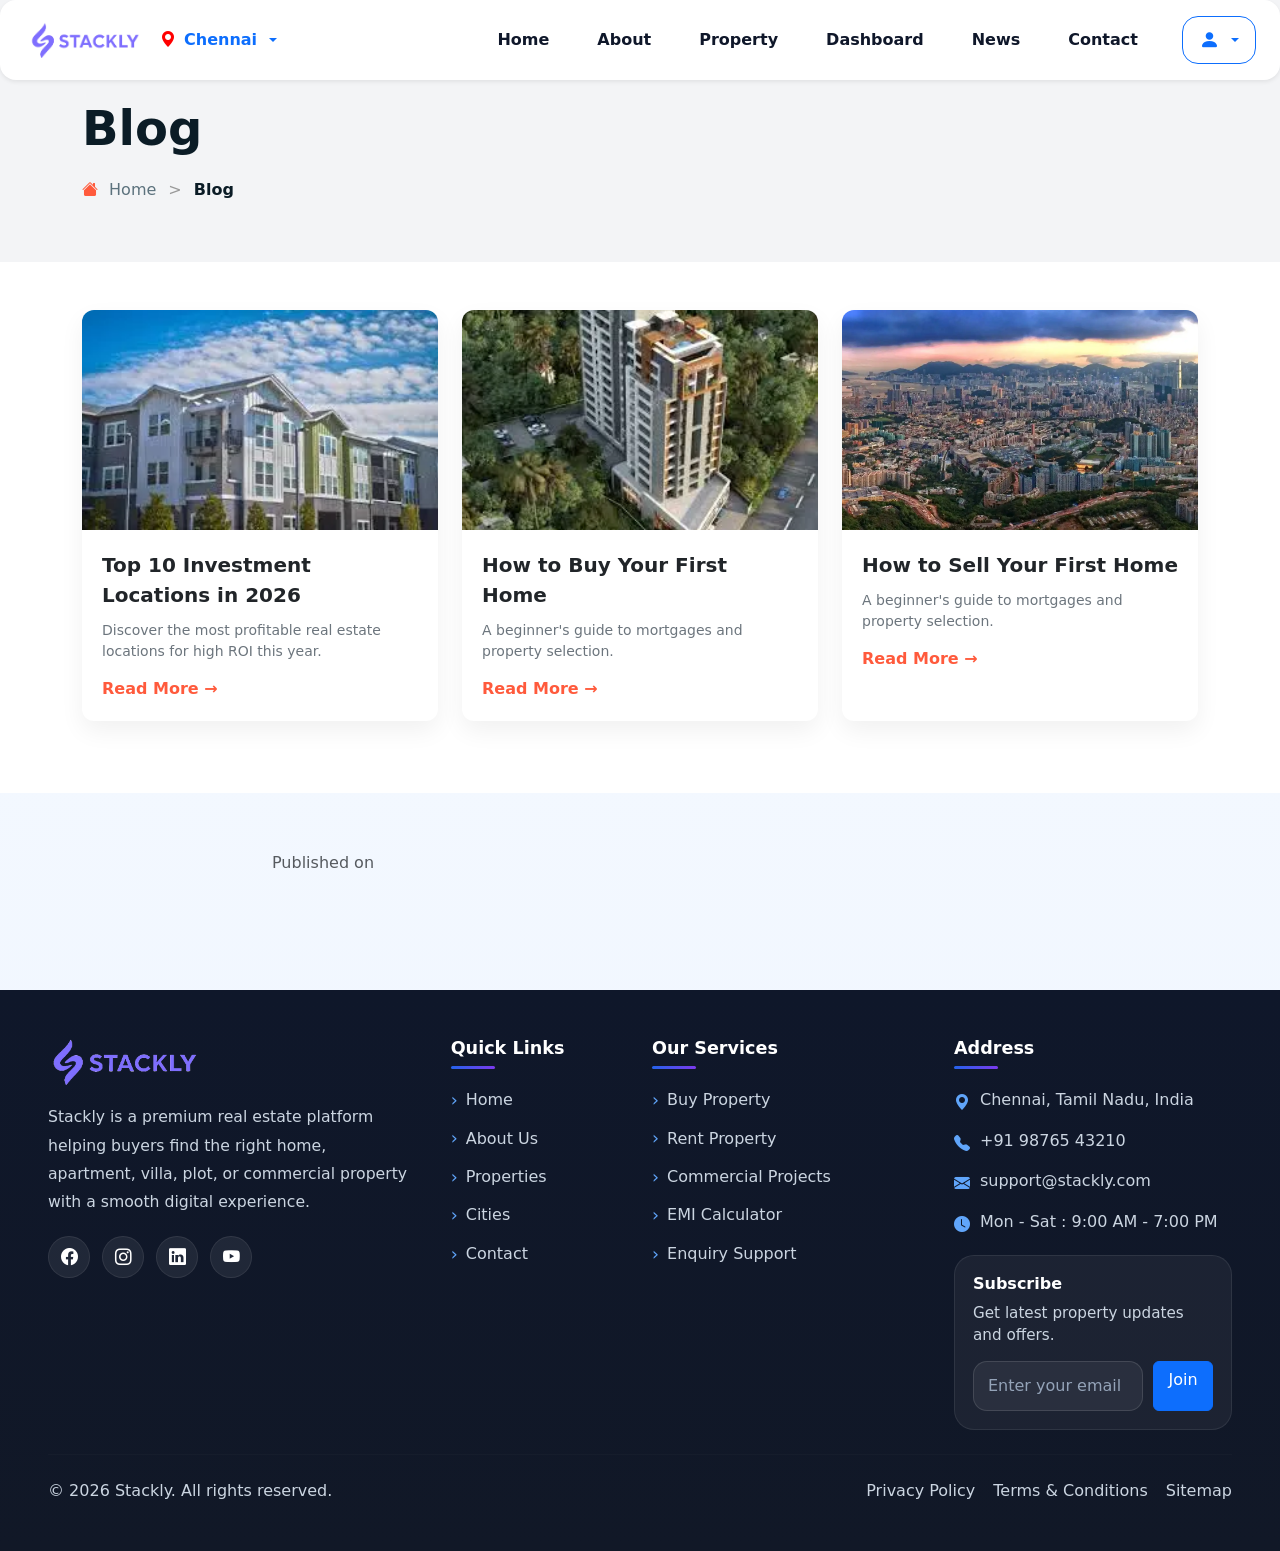
<file: news.html>
<!DOCTYPE html>
<html lang="en">
<head>
    <meta charset="UTF-8">
    <meta name="viewport" content="width=device-width, initial-scale=1.0">
    <title>News</title>
    <link href="https://cdn.jsdelivr.net/npm/bootstrap@5.3.2/dist/css/bootstrap.min.css" rel="stylesheet">
    <link href="https://cdn.jsdelivr.net/npm/bootstrap-icons@1.11.3/font/bootstrap-icons.css" rel="stylesheet">
    <link rel="stylesheet" href="news.css">

</head>
<body>
   <body class="bg-light">

  <header class="container-fluid p-0 fixed-top">
    <nav class="navbar navbar-expand-lg navbar-light bg-white shadow-sm rounded-4 px-3 px-lg-4 py-3">
      
      <div class="d-flex align-items-center gap-3">
        <a class="navbar-brand m-0 p-0 d-flex align-items-center" href="#">
          <img src="Adobe Express - file.png" alt="Logo" style="width: 120px; height: auto; max-height: 50px; object-fit: contain;">
        </a>

        <div class="dropdown">
          <a class="dropdown-toggle text-decoration-none fw-semibold text-primary d-flex align-items-center gap-2" href="#" role="button" data-bs-toggle="dropdown" aria-expanded="false">
            <i class="bi bi-geo-alt-fill" id="locaicon"></i>
            <span id="selectedCity">Chennai</span>
          </a>

          <ul class="dropdown-menu shadow-sm border-0">
            <li><a class="dropdown-item city-option" href="index.html">Chennai</a></li>
            <li><a class="dropdown-item city-option" href="index.html">Coimbatore</a></li>
            <li><a class="dropdown-item city-option" href="index.html">Hyderabad</a></li>
            <li><a class="dropdown-item city-option" href="index.html">Bengaluru</a></li>
          </ul>
        </div>
      </div>

      <button class="navbar-toggler ms-auto" type="button" data-bs-toggle="collapse" data-bs-target="#mainNavbar" aria-controls="mainNavbar" aria-expanded="false" aria-label="Toggle navigation">
        <span class="navbar-toggler-icon"></span>
      </button>

      <div class="collapse navbar-collapse justify-content-end mt-3 mt-lg-0" id="mainNavbar">
        <ul class="navbar-nav align-items-lg-center gap-lg-4 ms-lg-auto">
         

          <li class="nav-item dropdown">
            <a class="nav-link dropdown-toggle fw-semibold" href="#" role="button" data-bs-toggle="dropdown" aria-expanded="false">
              Home
            </a>
            <ul class="dropdown-menu">
              <li><a class="dropdown-item" href="index.html">Home1</a></li>
              <li><a class="dropdown-item" href="home2.html">Home2</a></li>
            </ul>
          </li>

          <li class="nav-item">
            <a class="nav-link fw-semibold" href="about.html">About</a>
          </li>

          <li class="nav-item">
            <a class="nav-link fw-semibold" href="properties.html">Property</a>
          </li>
          <li class="nav-item">
            <a class="nav-link fw-semibold" href="dashboard.html">Dashboard</a>
          </li>
          <li class="nav-item">
            <a class="nav-link fw-semibold" href="news.html">News</a>
          </li>
          <li class="nav-item">
            <a class="nav-link fw-semibold" href="contact.html">Contact</a>
          </li>

          <li class="nav-item dropdown ms-lg-2">
            <a class="btn btn-outline-primary rounded-4 px-3 py-2 dropdown-toggle d-inline-flex align-items-center gap-2" href="#" role="button" data-bs-toggle="dropdown" aria-expanded="false" title="Profile">
              <i class="bi bi-person-fill fs-5"></i>
            </a>
            <ul class="dropdown-menu dropdown-menu-end shadow-sm border-0 mt-2">
              <li>
                <a class="dropdown-item" href="login.html">
                  <i class="bi bi-box-arrow-in-right me-2"></i>Login
                </a>
              </li>
              <li>
                <a class="dropdown-item" href="register.html">
                  <i class="bi bi-person-plus me-2"></i>Register
                </a>
              </li>
            </ul>
          </li>
        </ul>
      </div>
    </nav>
  </header>
<section class="property-header">
  <div class="container">
    <div class="property-header-content">

      <h1 class="property-title">Blog</h1>

      <div class="breadcrumb-area">
        <a href="index.html" class="home-link">
          <i class="bi bi-house-fill"></i> Home
        </a>
        <span class="separator">></span>
        <span class="current-page">Blog</span>
      </div>

    </div>
  </div>
</section>

<section class="blog-section py-5">
  <div class="container">
    <div class="row" id="blogContainer"></div>
  </div>
</section>
<section class="blog-details py-5">
  <div class="container">
    <div class="row justify-content-center">
      <div class="col-lg-8">

        <h2 id="blogTitle"></h2>
        <p class="text-muted">Published on <span id="blogDate"></span></p>

        <img id="blogImage" class="img-fluid mb-4">

        <p id="blogContent"></p>

      </div>
    </div>
  </div>
</section>
<footer class="site-footer" >
  <div class="container-fluid px-3 px-lg-5 py-5">
    <div class="row g-4">

      <div class="col-lg-4 col-md-6">
        <div class="footer-brand">
          <a href="index.html" class="footer-logo text-decoration-none">
            <img src="Adobe Express - file.png" alt="Logo">
          </a>

          <p class="footer-text">
            Stackly is a premium real estate platform helping buyers find the right home,
            apartment, villa, plot, or commercial property with a smooth digital experience.
          </p>

          <div class="footer-social">
            <a href="error.html" aria-label="Facebook"><i class="bi bi-facebook"></i></a>
            <a href="error.html" aria-label="Instagram"><i class="bi bi-instagram"></i></a>
            <a href="error.html" aria-label="LinkedIn"><i class="bi bi-linkedin"></i></a>
            <a href="error.html" aria-label="YouTube"><i class="bi bi-youtube"></i></a>
          </div>
        </div>
      </div>

      <div class="col-lg-2 col-md-6">
        <h5 class="footer-title">Quick Links</h5>
        <ul class="footer-links">
          <li><a href="index.html">Home</a></li>
          <li><a href="error.html">About Us</a></li>
          <li><a href="error.html">Properties</a></li>
          <li><a href="error.html">Cities</a></li>
          <li><a href="error.html">Contact</a></li>
        </ul>
      </div>

      <div class="col-lg-3 col-md-6">
        <h5 class="footer-title">Our Services</h5>
        <ul class="footer-links">
          <li><a href="error.html">Buy Property</a></li>
          <li><a href="error.html">Rent Property</a></li>
          <li><a href="error.html">Commercial Projects</a></li>
          <li><a href="error.html">EMI Calculator</a></li>
          <li><a href="error.html">Enquiry Support</a></li>
        </ul>
      </div>

      <div class="col-lg-3 col-md-6">
        <h5 class="footer-title">Address</h5>
        <div class="footer-contact">
          <p><i class="bi bi-geo-alt-fill"></i> Chennai, Tamil Nadu, India</p>
          <p><i class="bi bi-telephone-fill"></i> +91 98765 43210</p>
          <p><i class="bi bi-envelope-fill"></i> support@stackly.com</p>
          <p><i class="bi bi-clock-fill"></i> Mon - Sat : 9:00 AM - 7:00 PM</p>
        </div>

        <div class="newsletter-box">
          <h6>Subscribe</h6>
          <p>Get latest property updates and offers.</p>
          <form class="newsletter-form">
            <input type="email" placeholder="Enter your email">
            <!-- <button>Join</button> -->
           <a href="error.html" class="btn btn-primary w-25">Join</a>
          </form>
        </div>
      </div>

    </div>

    <hr class="footer-divider my-4">

    <div class="footer-bottom d-flex flex-column flex-md-row justify-content-between align-items-center gap-3">
      <p class="mb-0">
        &copy; 2026 Stackly. All rights reserved.
      </p>

      <div class="footer-bottom-links">
        <a href="error.html">Privacy Policy</a>
        <a href="error.html">Terms & Conditions</a>
        <a href="error.html">Sitemap</a>
      </div>
    </div>
  </div>
</footer>
    <script src="https://cdn.jsdelivr.net/npm/bootstrap@5.3.2/dist/js/bootstrap.bundle.min.js"></script>
<script src="news.js"></script>
</body>
</html>
</file>
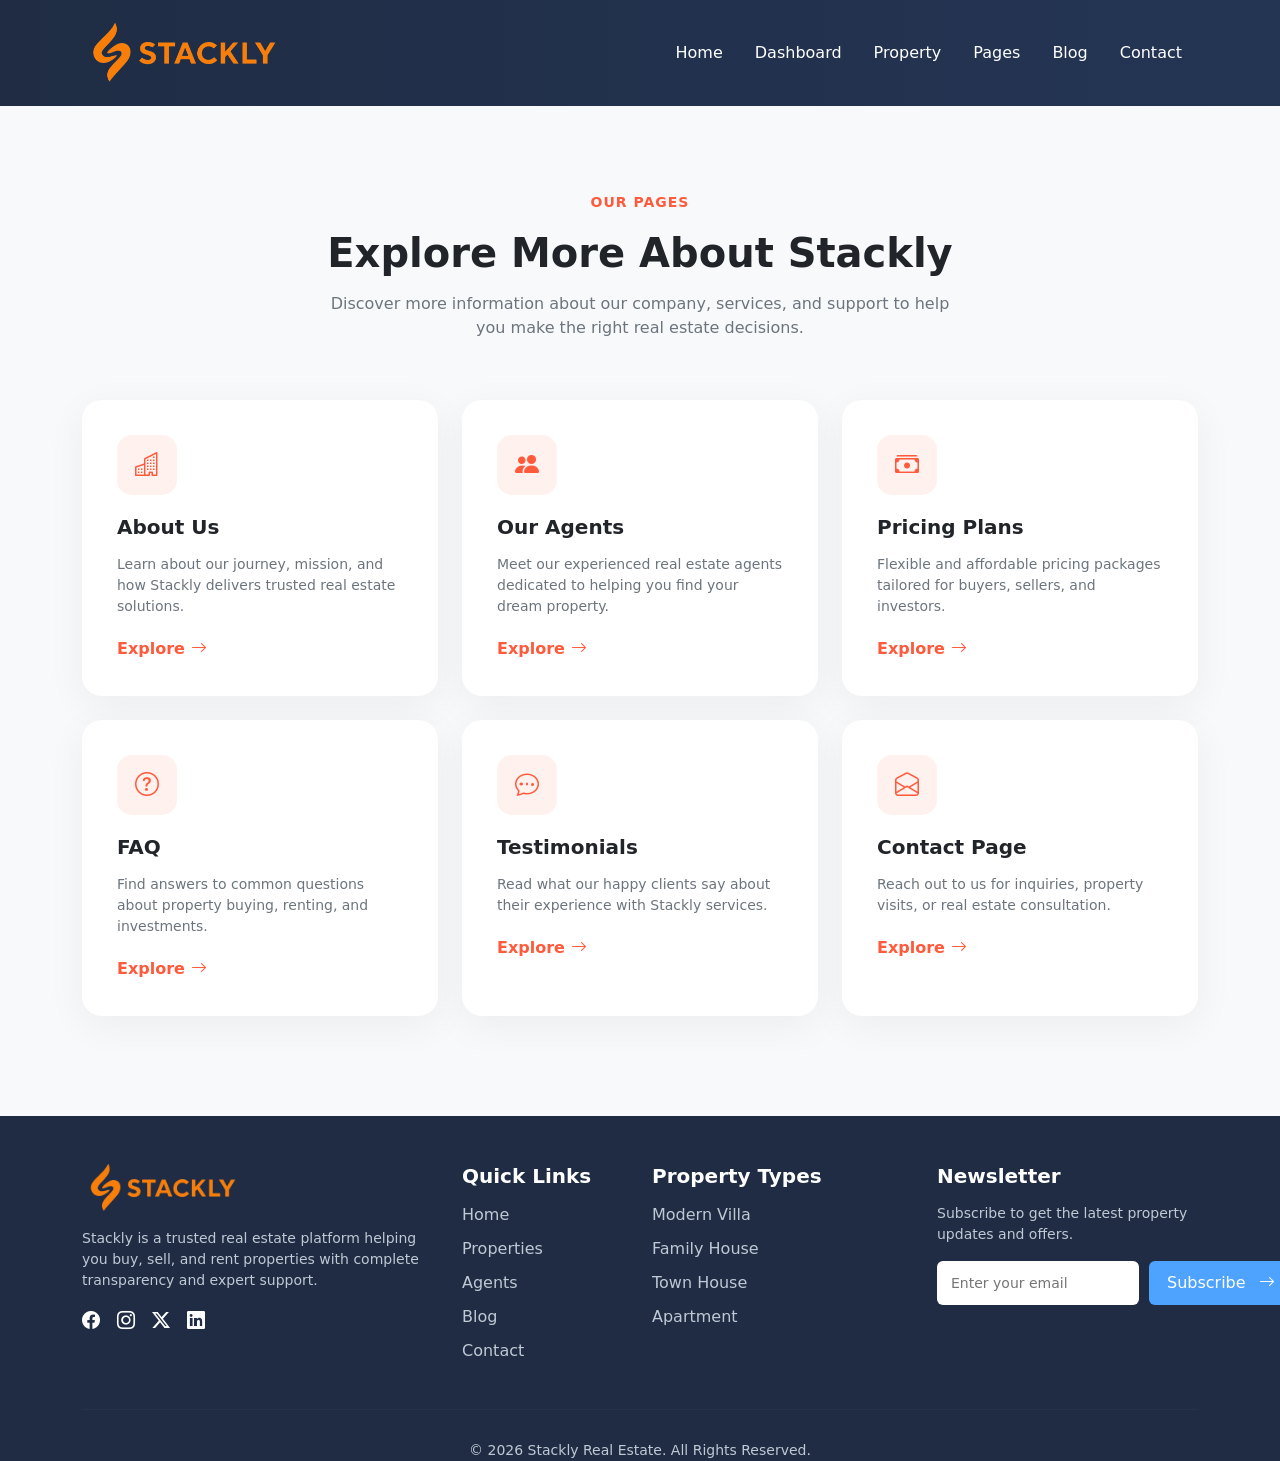
<file: pages2.html>
<!DOCTYPE html>
<html lang="en">
<head>
    <meta charset="UTF-8">
    <meta name="viewport" content="width=device-width, initial-scale=1.0">
    <title>Stackly|| Pages</title>
     <link href="https://cdn.jsdelivr.net/npm/bootstrap@5.3.2/dist/css/bootstrap.min.css" rel="stylesheet">
    <link href="https://cdn.jsdelivr.net/npm/bootstrap-icons@1.11.3/font/bootstrap-icons.css" rel="stylesheet">
    <link rel="stylesheet" href="page2.css">
</head>
<body>
     <nav class="navbar navbar-expand-lg custom-navbar fixed-top navbar-dark">
    <div class="container">
        <a class="navbar-brand d-flex align-items-center" href="#">
            <img src="orglogo.webp" class="logo-img" alt="Stackly">
        
        </a>

        <button class="navbar-toggler" type="button"
    data-bs-toggle="collapse"
    data-bs-target="#navbarContent">
    <span class="navbar-toggler-icon"></span>
</button>
        <div class="collapse navbar-collapse" id="navbarContent">
            <ul class="navbar-nav ms-auto">

                <li class="nav-item dropdown text-white">
                    <a class="nav-link dropdown-toggle " href="#" data-bs-toggle="dropdown">
                        Home
                    </a>
                    <ul class="dropdown-menu">
                        <li><a class="dropdown-item" href="index.html">Home 1</a></li>
                        <li><a class="dropdown-item" href="home2.html">Home 2</a></li>
                    </ul>
                </li>

                <li class="nav-item">
                    <a class="nav-link" href="dashboard2.html">Dashboard</a>
                </li>

                <li class="nav-item">
                    <a class="nav-link" href="property2.html">Property</a>
                </li>

                <li class="nav-item">
                    <a class="nav-link" href="#">Pages</a>
                </li>

                <li class="nav-item">
                    <a class="nav-link" href="blog.html">Blog</a>
                </li>

                <li class="nav-item">
                    <a class="nav-link" href="contact2.html">Contact</a>
                </li>

            </ul>
        </div>

    </div>
</nav>
<section class="pages-section">
  <div class="container">

    <div class="section-header text-center">
      <span class="pages-subtitle">Our Pages</span>
      <h2 class="pages-title">Explore More About Stackly</h2>
      <p class="pages-description">
        Discover more information about our company, services, and support to help you make the right real estate decisions.
      </p>
    </div>

    <div class="row g-4">
      <div class="col-lg-4 col-md-6">
        <div class="page-card">
          <div class="page-icon">
            <i class="bi bi-buildings"></i>
          </div>
          <h5>About Us</h5>
          <p>Learn about our journey, mission, and how Stackly delivers trusted real estate solutions.</p>
          <a href="error.html" class="page-link">Explore <i class="bi bi-arrow-right"></i></a>
        </div>
      </div>
      <div class="col-lg-4 col-md-6">
        <div class="page-card">
          <div class="page-icon">
            <i class="bi bi-people-fill"></i>
          </div>
          <h5>Our Agents</h5>
          <p>Meet our experienced real estate agents dedicated to helping you find your dream property.</p>
          <a href="error.html" class="page-link">Explore <i class="bi bi-arrow-right"></i></a>
        </div>
      </div>
      <div class="col-lg-4 col-md-6">
        <div class="page-card">
          <div class="page-icon">
            <i class="bi bi-cash-stack"></i>
          </div>
          <h5>Pricing Plans</h5>
          <p>Flexible and affordable pricing packages tailored for buyers, sellers, and investors.</p>
          <a href="error.html" class="page-link">Explore <i class="bi bi-arrow-right"></i></a>
        </div>
      </div>
      <div class="col-lg-4 col-md-6">
        <div class="page-card">
          <div class="page-icon">
            <i class="bi bi-question-circle"></i>
          </div>
          <h5>FAQ</h5>
          <p>Find answers to common questions about property buying, renting, and investments.</p>
          <a href="error.html" class="page-link">Explore <i class="bi bi-arrow-right"></i></a>
        </div>
      </div>
      <div class="col-lg-4 col-md-6">
        <div class="page-card">
          <div class="page-icon">
            <i class="bi bi-chat-dots"></i>
          </div>
          <h5>Testimonials</h5>
          <p>Read what our happy clients say about their experience with Stackly services.</p>
          <a href="error.html" class="page-link">Explore <i class="bi bi-arrow-right"></i></a>
        </div>
      </div>
      <div class="col-lg-4 col-md-6">
        <div class="page-card">
          <div class="page-icon">
            <i class="bi bi-envelope-open"></i>
          </div>
          <h5>Contact Page</h5>
          <p>Reach out to us for inquiries, property visits, or real estate consultation.</p>
          <a href="contact2.html" class="page-link">Explore <i class="bi bi-arrow-right"></i></a>
        </div>
      </div>

    </div>

  </div>
</section>
<footer class="footer-section pt-5">
  <div class="container">
    <div class="row g-4">
      <div class="col-lg-4 col-md-12">
        <div class="footer-about">
          <img src="orglogo.webp" alt="Stackly Logo" class="footer-logo-img mb-3">

          <p class="footer-text">
            Stackly is a trusted real estate platform helping you buy,
            sell, and rent properties with complete transparency and expert support.
          </p>

          <div class="social-icons mt-3">
            <a href="error.html"><i class="bi bi-facebook"></i></a>
            <a href="error.html"><i class="bi bi-instagram"></i></a>
            <a href="error.html"><i class="bi bi-twitter-x"></i></a>
            <a href="error.html"><i class="bi bi-linkedin"></i></a>
          </div>
        </div>
      </div>
      <div class="col-lg-2 col-md-4 col-sm-6">
        <h5 class="footer-title">Quick Links</h5>
        <ul class="footer-links">
          <li><a href="home2.html">Home</a></li>
          <li><a href="property2.html">Properties</a></li>
          <li><a href="error.html">Agents</a></li>
          <li><a href="blog.html">Blog</a></li>
          <li><a href="contact2.html">Contact</a></li>
        </ul>
      </div>
      <div class="col-lg-3 col-md-4 col-sm-6">
        <h5 class="footer-title">Property Types</h5>
        <ul class="footer-links">
          <li><a href="error.html">Modern Villa</a></li>
          <li><a href="error.html">Family House</a></li>
          <li><a href="error.html">Town House</a></li>
          <li><a href="error.html">Apartment</a></li>
        </ul>
      </div>
      <div class="col-lg-3 col-md-4 col-sm-12">
        <h5 class="footer-title">Newsletter</h5>
        <p class="footer-text">
          Subscribe to get the latest property updates and offers.
        </p>

        <form class="newsletter-form">
          <input 
            type="email"
            class="newsletter-input"
            placeholder="Enter your email"
            required
          >
    <button type="submit" class="newsletter-btn">
  Subscribe <i class="bi bi-arrow-right ms-2"></i>
</button>
        </form>
      </div>

    </div>

    <hr class="footer-divider">

    <div class="footer-bottom text-center">
      <p>&copy; 2026 Stackly Real Estate. All Rights Reserved.</p>
    </div>
  </div>
</footer>
   <script src="https://cdn.jsdelivr.net/npm/bootstrap@5.3.2/dist/js/bootstrap.bundle.min.js"></script>
    <script>
        window.addEventListener("scroll", function () {
    const navbar = document.querySelector(".custom-navbar");

    if (navbar) {
        if (window.scrollY > 50) {
            navbar.classList.add("scrolled");
        } else {
            navbar.classList.remove("scrolled");
        }
    }
});
    </script>
</body>
</html>
</file>
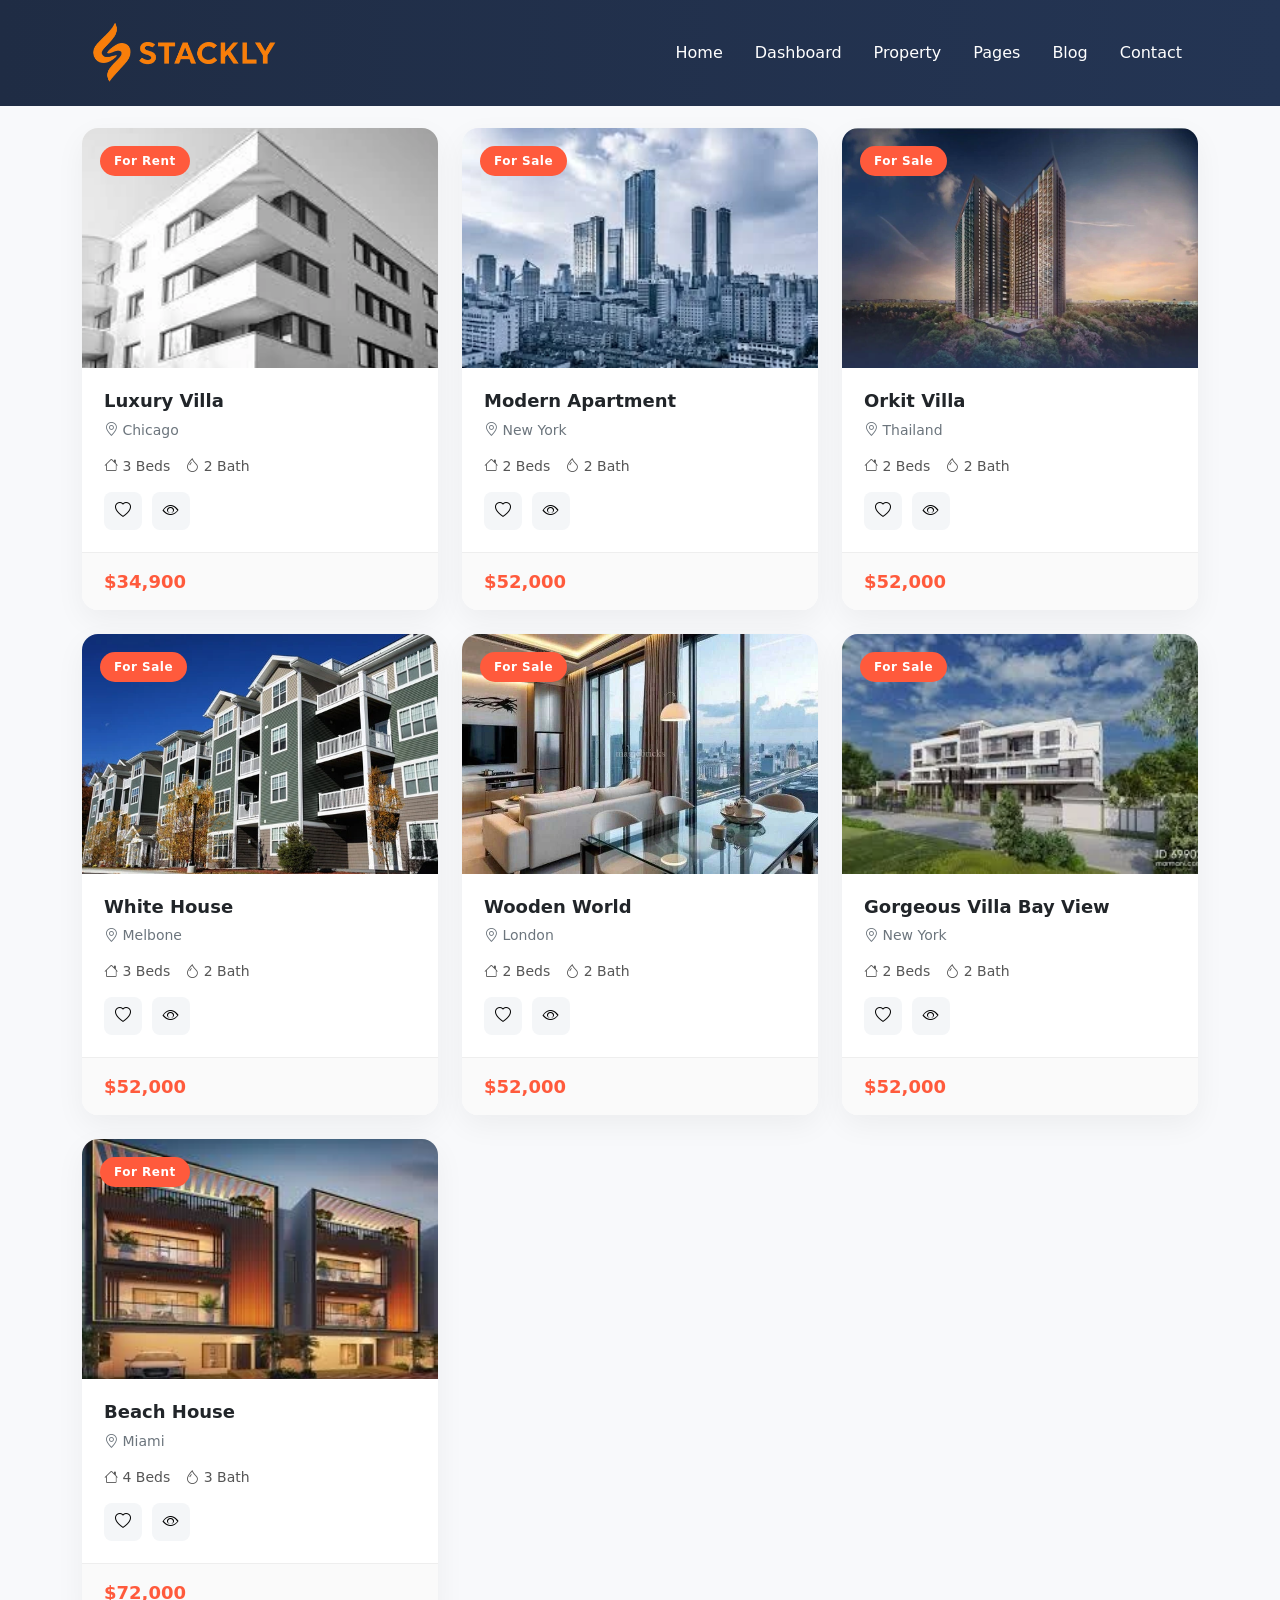
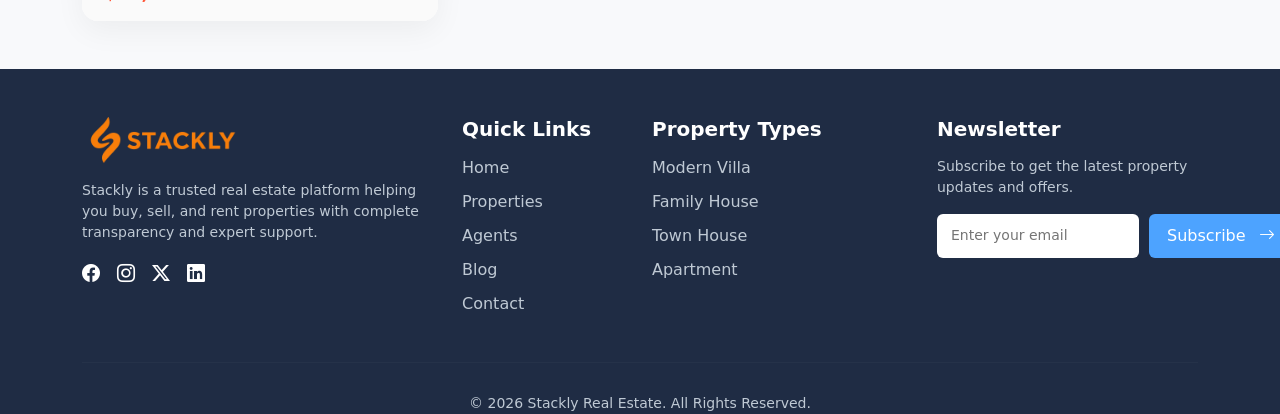
<file: property2.html>
<!DOCTYPE html>
<html lang="en">
<head>
    <meta charset="UTF-8">
    <meta name="viewport" content="width=device-width, initial-scale=1.0">
    <title>Property</title>
     <meta name="viewport" content="width=device-width, initial-scale=1">
    <link href="https://cdn.jsdelivr.net/npm/bootstrap@5.3.2/dist/css/bootstrap.min.css" rel="stylesheet">

    <link href="https://cdn.jsdelivr.net/npm/bootstrap-icons@1.11.1/font/bootstrap-icons.css" rel="stylesheet">
    <link rel="stylesheet" href="property2.css">
</head>
<body>
    <nav class="navbar navbar-expand-lg custom-navbar fixed-top navbar-dark">
    <div class="container">
        <a class="navbar-brand d-flex align-items-center" href="#">
            <img src="orglogo.webp" class="logo-img" alt="Stackly">
        
        </a>

        <button class="navbar-toggler" type="button"
    data-bs-toggle="collapse"
    data-bs-target="#navbarContent">
    <span class="navbar-toggler-icon"></span>
</button>
        <div class="collapse navbar-collapse" id="navbarContent">
            <ul class="navbar-nav ms-auto">

                <li class="nav-item dropdown">
                    <a class="nav-link dropdown-toggle " href="#" data-bs-toggle="dropdown">
                        Home
                    </a>
                    <ul class="dropdown-menu">
                        <li><a class="dropdown-item" href="index.html">Home 1</a></li>
                        <li><a class="dropdown-item" href="home2.html">Home 2</a></li>
                    </ul>
                </li>

                <li class="nav-item">
                    <a class="nav-link" href="dashboard2.html">Dashboard</a>
                </li>

                <li class="nav-item">
                    <a class="nav-link" href="property2.html">Property</a>
                </li>

                <li class="nav-item">
                    <a class="nav-link" href="pages2.html">Pages</a>
                </li>

                <li class="nav-item">
                    <a class="nav-link" href="blog.html">Blog</a>
                </li>

                <li class="nav-item">
                    <a class="nav-link" href="contact2.html">Contact</a>
                </li>

            </ul>
        </div>

    </div>
</nav>
<section class="property-section py-5">
  <div class="container">
    

    <div class="row g-4">
      <div class="col-md-6 col-lg-4">
        <div class="property-card">

          <div class="property-img">
            <img src="home16.webp" alt="Luxury Villa">
            <span class="property-badge">For Rent</span>
          </div>

          <div class="property-body">
            <h5 class="property-title">Luxury Villa</h5>
            <p class="property-location">
              <i class="bi bi-geo-alt"></i> Chicago
            </p>

            <div class="property-info">
              <span><i class="bi bi-house"></i> 3 Beds</span>
              <span><i class="bi bi-droplet"></i> 2 Bath</span>
            </div>

            <div class="property-actions">
              <a href="error.html" class="icon-btn">
            <i class="bi bi-heart"></i>
             </a>

        <a href="error.html" class="icon-btn">
            <i class="bi bi-eye"></i>
              </a>
            </div>
          </div>

          <div class="property-price">
            $34,900
          </div>

        </div>
      </div>
      <div class="col-md-6 col-lg-4">
        <div class="property-card">

          <div class="property-img">
            <img src="home15.webp" alt="Modern Apartment">
            <span class="property-badge">For Sale</span>
          </div>

          <div class="property-body">
            <h5 class="property-title">Modern Apartment</h5>
            <p class="property-location">
              <i class="bi bi-geo-alt"></i> New York
            </p>

            <div class="property-info">
              <span><i class="bi bi-house"></i> 2 Beds</span>
              <span><i class="bi bi-droplet"></i> 2 Bath</span>
            </div>

            <div class="property-actions">
              <a href="error.html" class="icon-btn">
            <i class="bi bi-heart"></i>
             </a>

        <a href="error.html" class="icon-btn">
            <i class="bi bi-eye"></i>
              </a>
            </div>
          </div>

          <div class="property-price">
            $52,000
          </div>

        </div>
      </div>
      <div class="col-md-6 col-lg-4">
        <div class="property-card">

          <div class="property-img">
            <img src="home10.webp" alt="Orkit Villa">
            <span class="property-badge">For Sale</span>
          </div>

          <div class="property-body">
            <h5 class="property-title">Orkit Villa</h5>
            <p class="property-location">
              <i class="bi bi-geo-alt"></i> Thailand
            </p>

            <div class="property-info">
              <span><i class="bi bi-house"></i> 2 Beds</span>
              <span><i class="bi bi-droplet"></i> 2 Bath</span>
            </div>

            <div class="property-actions">
              <a href="error.html" class="icon-btn">
            <i class="bi bi-heart"></i>
             </a>

        <a href="error.html" class="icon-btn">
            <i class="bi bi-eye"></i>
              </a>
            </div>
          </div>

          <div class="property-price">
            $52,000
          </div>

        </div>
      </div>
      <div class="col-md-6 col-lg-4">
        <div class="property-card">

          <div class="property-img">
            <img src="home11.webp" alt="White House">
            <span class="property-badge">For Sale</span>
          </div>

          <div class="property-body">
            <h5 class="property-title">White House</h5>
            <p class="property-location">
              <i class="bi bi-geo-alt"></i> Melbone
            </p>

            <div class="property-info">
              <span><i class="bi bi-house"></i> 3 Beds</span>
              <span><i class="bi bi-droplet"></i> 2 Bath</span>
            </div>

            <div class="property-actions">
              <a href="error.html" class="icon-btn">
            <i class="bi bi-heart"></i>
             </a>

        <a href="error.html" class="icon-btn">
            <i class="bi bi-eye"></i>
              </a>
            </div>
          </div>

          <div class="property-price">
            $52,000
          </div>

        </div>
      </div>
      <div class="col-md-6 col-lg-4">
        <div class="property-card">

          <div class="property-img">
            <img src="home12.webp" alt="Wooden World">
            <span class="property-badge">For Sale</span>
          </div>

          <div class="property-body">
            <h5 class="property-title">Wooden World</h5>
            <p class="property-location">
              <i class="bi bi-geo-alt"></i> London
            </p>

            <div class="property-info">
              <span><i class="bi bi-house"></i> 2 Beds</span>
              <span><i class="bi bi-droplet"></i> 2 Bath</span>
            </div>

            <div class="property-actions">
              <a href="error.html" class="icon-btn">
            <i class="bi bi-heart"></i>
             </a>

        <a href="error.html" class="icon-btn">
            <i class="bi bi-eye"></i>
              </a>
            </div>
          </div>

          <div class="property-price">
            $52,000
          </div>

        </div>
      </div>
      <div class="col-md-6 col-lg-4">
        <div class="property-card">

          <div class="property-img">
            <img src="home13.webp" alt="Gorgeous Villa Bay View">
            <span class="property-badge">For Sale</span>
          </div>

          <div class="property-body">
            <h5 class="property-title">Gorgeous Villa Bay View</h5>
            <p class="property-location">
              <i class="bi bi-geo-alt"></i> New York
            </p>

            <div class="property-info">
              <span><i class="bi bi-house"></i> 2 Beds</span>
              <span><i class="bi bi-droplet"></i> 2 Bath</span>
            </div>

            <div class="property-actions">
              <a href="error.html" class="icon-btn">
            <i class="bi bi-heart"></i>
             </a>

        <a href="error.html" class="icon-btn">
            <i class="bi bi-eye"></i>
              </a>
            </div>
          </div>

          <div class="property-price">
            $52,000
          </div>

        </div>
      </div>
      <div class="col-md-6 col-lg-4">
        <div class="property-card">

          <div class="property-img">
            <img src="home14.webp" alt="Beach House">
            <span class="property-badge">For Rent</span>
          </div>

          <div class="property-body">
            <h5 class="property-title">Beach House</h5>
            <p class="property-location">
              <i class="bi bi-geo-alt"></i> Miami
            </p>

            <div class="property-info">
              <span><i class="bi bi-house"></i> 4 Beds</span>
              <span><i class="bi bi-droplet"></i> 3 Bath</span>
            </div>

            <div class="property-actions">
              <a href="error.html" class="icon-btn">
            <i class="bi bi-heart"></i>
             </a>

        <a href="error.html" class="icon-btn">
            <i class="bi bi-eye"></i>
              </a>
            </div>
          </div>

          <div class="property-price">
            $72,000
          </div>

        </div>
      </div>

    </div>

  </div>
</section>
<footer class="footer-section pt-5">
  <div class="container">
    <div class="row g-4">
      <div class="col-lg-4 col-md-12">
        <div class="footer-about">
          <img src="orglogo.webp" alt="Stackly Logo" class="footer-logo-img mb-3">

          <p class="footer-text">
            Stackly is a trusted real estate platform helping you buy,
            sell, and rent properties with complete transparency and expert support.
          </p>

          <div class="social-icons mt-3">
            <a href="error.html"><i class="bi bi-facebook"></i></a>
            <a href="error.html"><i class="bi bi-instagram"></i></a>
            <a href="error.html"><i class="bi bi-twitter-x"></i></a>
            <a href="error.html"><i class="bi bi-linkedin"></i></a>
          </div>
        </div>
      </div>
      <div class="col-lg-2 col-md-4 col-sm-6">
        <h5 class="footer-title">Quick Links</h5>
        <ul class="footer-links">
          <li><a href="home2.html">Home</a></li>
          <li><a href="property2.html">Properties</a></li>
          <li><a href="error.html">Agents</a></li>
          <li><a href="blog.html">Blog</a></li>
          <li><a href="contact2.html">Contact</a></li>
        </ul>
      </div>
      <div class="col-lg-3 col-md-4 col-sm-6">
        <h5 class="footer-title">Property Types</h5>
        <ul class="footer-links">
          <li><a href="error.html">Modern Villa</a></li>
          <li><a href="error.html">Family House</a></li>
          <li><a href="error.html">Town House</a></li>
          <li><a href="error.html">Apartment</a></li>
        </ul>
      </div>
      <div class="col-lg-3 col-md-4 col-sm-12">
        <h5 class="footer-title">Newsletter</h5>
        <p class="footer-text">
          Subscribe to get the latest property updates and offers.
        </p>

        <form class="newsletter-form">
          <input 
            type="email"
            class="newsletter-input"
            placeholder="Enter your email"
            required
          >
    <button type="submit" class="newsletter-btn">
  Subscribe <i class="bi bi-arrow-right ms-2"></i>
</button>
        </form>
      </div>

    </div>

    <hr class="footer-divider">

    <div class="footer-bottom text-center">
      <p>&copy; 2026 Stackly Real Estate. All Rights Reserved.</p>
    </div>
  </div>
</footer>

<script src="https://cdn.jsdelivr.net/npm/bootstrap@5.3.2/dist/js/bootstrap.bundle.min.js"></script>
<script src="property2.js"></script>

    
</body>
</html>
</file>
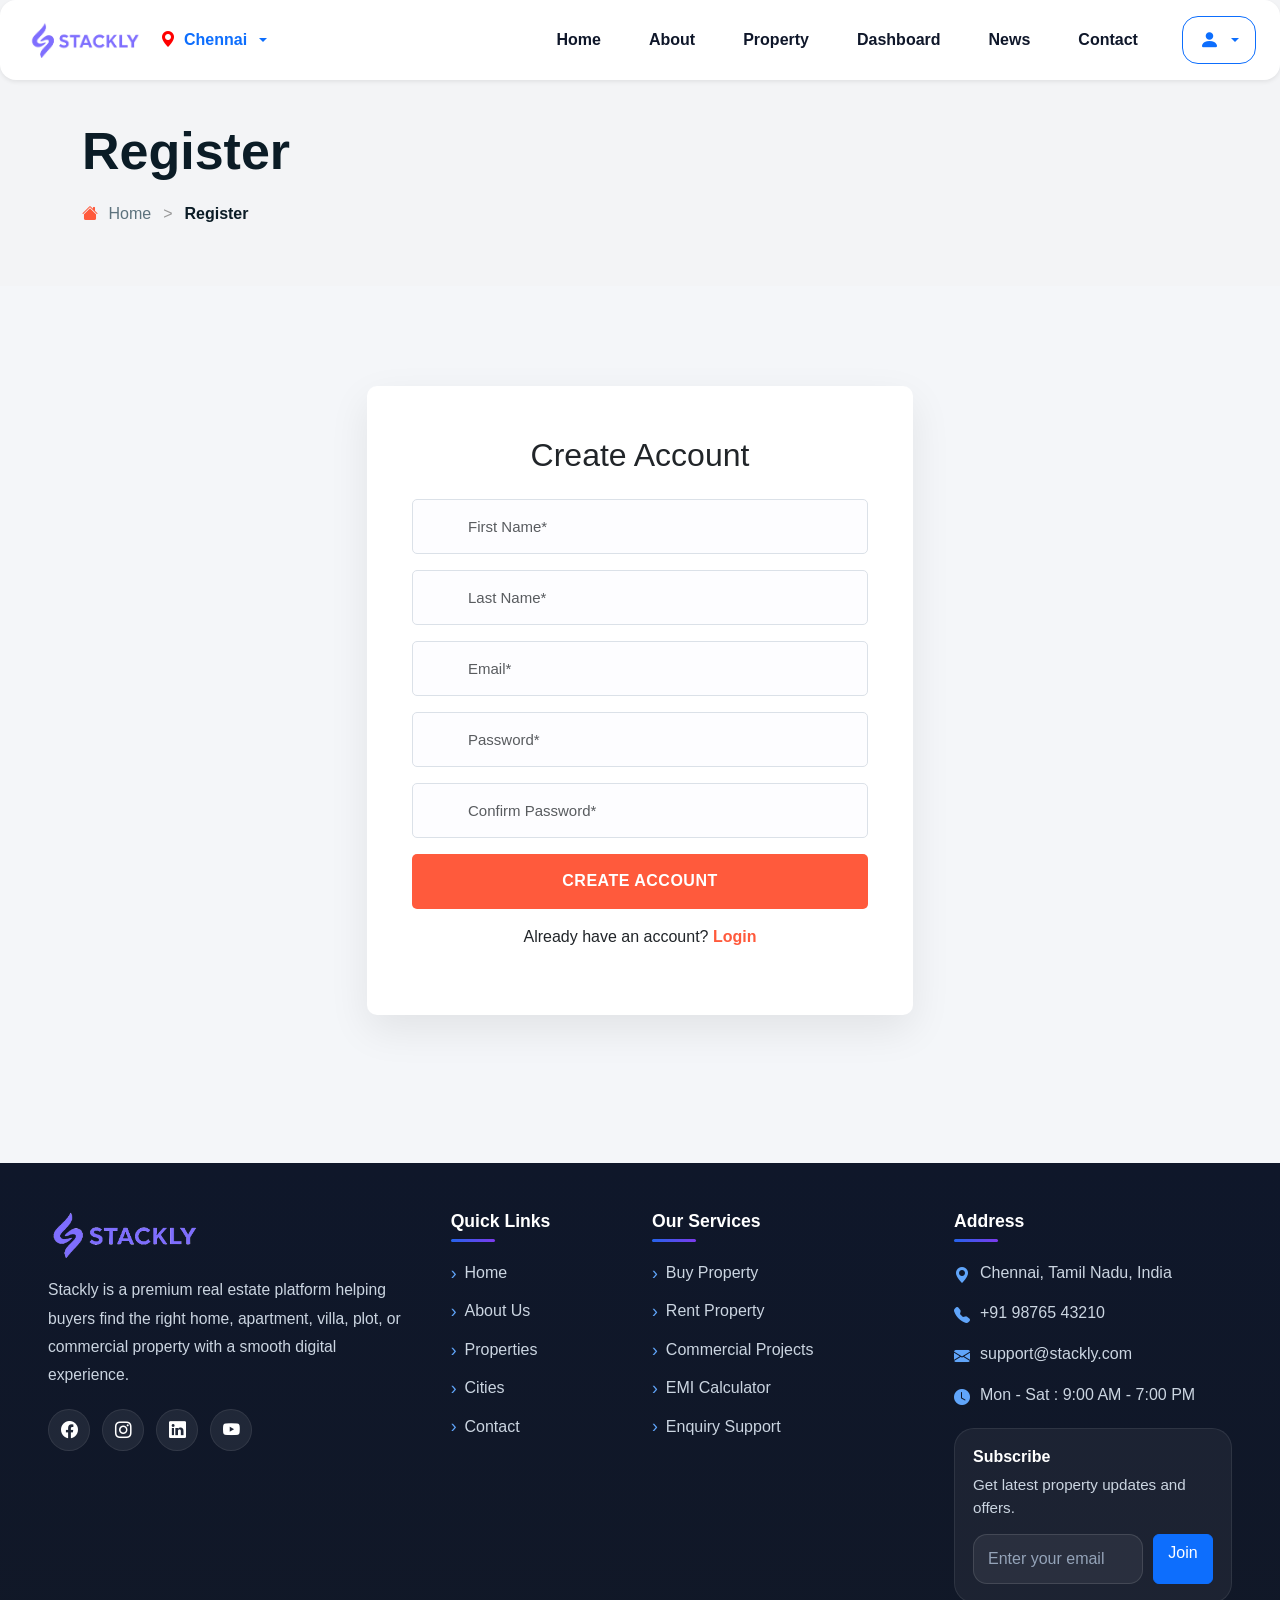
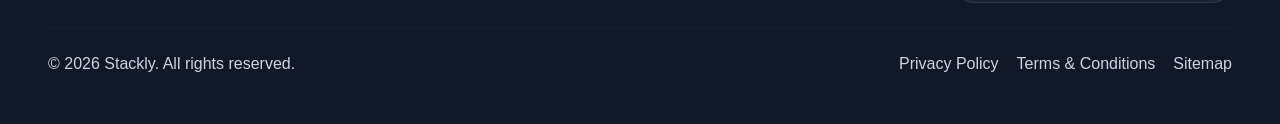
<file: register.html>
<!DOCTYPE html>
<html lang="en">
<head>
    <meta charset="UTF-8">
    <title>Register - Stackly</title>
    <meta name="viewport" content="width=device-width, initial-scale=1.0">
    <link href="https://cdn.jsdelivr.net/npm/bootstrap@5.3.2/dist/css/bootstrap.min.css" rel="stylesheet">
    <link href="https://cdn.jsdelivr.net/npm/bootstrap-icons@1.11.3/font/bootstrap-icons.css" rel="stylesheet">
    <link rel="stylesheet" href="style.css">
    <link rel="stylesheet" href="register.css">
</head>

<body>
 <header class="container-fluid p-0 fixed-top">
    <nav class="navbar navbar-expand-lg navbar-light bg-white shadow-sm rounded-4 px-3 px-lg-4 py-3">
      
      <div class="d-flex align-items-center gap-3">
        <a class="navbar-brand m-0 p-0 d-flex align-items-center" href="#">
          <img src="Adobe Express - file.png" alt="Logo" style="width: 120px; height: auto; max-height: 50px; object-fit: contain;">
        </a>

        <div class="dropdown">
          <a class="dropdown-toggle text-decoration-none fw-semibold text-primary d-flex align-items-center gap-2" href="#" role="button" data-bs-toggle="dropdown" aria-expanded="false">
            <i class="bi bi-geo-alt-fill" id="locaicon"></i>
            <span id="selectedCity">Chennai</span>
          </a>

          <ul class="dropdown-menu shadow-sm border-0">
            <li><a class="dropdown-item city-option" href="index.html">Chennai</a></li>
            <li><a class="dropdown-item city-option" href="index.html">Coimbatore</a></li>
            <li><a class="dropdown-item city-option" href="index.html">Hyderabad</a></li>
            <li><a class="dropdown-item city-option" href="index.html">Bengaluru</a></li>
          </ul>
        </div>
      </div>

      <button class="navbar-toggler ms-auto" type="button" data-bs-toggle="collapse" data-bs-target="#mainNavbar" aria-controls="mainNavbar" aria-expanded="false" aria-label="Toggle navigation">
        <span class="navbar-toggler-icon"></span>
      </button>

      <div class="collapse navbar-collapse justify-content-end mt-3 mt-lg-0" id="mainNavbar">
        <ul class="navbar-nav align-items-lg-center gap-lg-4 ms-lg-auto">
         

          <li class="nav-item dropdown">
            <a class="nav-link dropdown-toggle fw-semibold" href="#" role="button" data-bs-toggle="dropdown" aria-expanded="false">
              Home
            </a>
            <ul class="dropdown-menu">
              <li><a class="dropdown-item" href="index.html">Home1</a></li>
              <li><a class="dropdown-item" href="home2.html">Home2</a></li>
            </ul>
          </li>

          <li class="nav-item">
            <a class="nav-link fw-semibold" href="about.html">About</a>
          </li>

          <li class="nav-item">
            <a class="nav-link fw-semibold" href="properties.html">Property</a>
          </li>
          <li class="nav-item">
            <a class="nav-link fw-semibold" href="dashboard.html">Dashboard</a>
          </li>
          <li class="nav-item">
            <a class="nav-link fw-semibold" href="news.html">News</a>
          </li>
          <li class="nav-item">
            <a class="nav-link fw-semibold" href="contact.html">Contact</a>
          </li>

          <li class="nav-item dropdown ms-lg-2">
            <a class="btn btn-outline-primary rounded-4 px-3 py-2 dropdown-toggle d-inline-flex align-items-center gap-2" href="#" role="button" data-bs-toggle="dropdown" aria-expanded="false" title="Profile">
              <i class="bi bi-person-fill fs-5"></i>
            </a>
            <ul class="dropdown-menu dropdown-menu-end shadow-sm border-0 mt-2">
              <li>
                <a class="dropdown-item" href="login.html">
                  <i class="bi bi-box-arrow-in-right me-2"></i>Login
                </a>
              </li>
              <li>
                <a class="dropdown-item" href="register.html">
                  <i class="bi bi-person-plus me-2"></i>Register
                </a>
              </li>
            </ul>
          </li>
        </ul>
      </div>
    </nav>
  </header>
<section class="page-header">
    <div class="container">
        <h1 class="page-title ">Register</h1>

        <div class="breadcrumb-area">
            <a href="index.html" class="home-link">
                <i class="bi bi-house-fill"></i> Home
            </a>
            <span class="separator">></span>
            <span class="current-page">Register</span>
        </div>
    </div>
</section>
<section class="register-section">
    <div class="container">

        <div class="row justify-content-center">

            <div class="col-lg-6 col-md-8 col-sm-12">

                <div class="register-card">

                    <h2 class="text-center mb-4">Create Account</h2>

                    <form id="registerForm" novalidate>

                        <div class="mb-3">
                            <input type="text" id="firstName" class="form-control custom-input" placeholder="First Name*">
                            <small id="firstNameError" class="error-text"></small>
                        </div>

                        <div class="mb-3">
                            <input type="text" id="lastName" class="form-control custom-input" placeholder="Last Name*">
                            <small id="lastNameError" class="error-text"></small>
                        </div>

                        <div class="mb-3">
                            <input type="email" id="regEmail" class="form-control custom-input" placeholder="Email*">
                            <small id="emailError" class="error-text"></small>
                        </div>

                        <div class="mb-3">
                            <input type="password" id="regPassword" class="form-control custom-input" placeholder="Password*">
                            <small id="passwordError" class="error-text"></small>
                        </div>

                        <div class="mb-3">
                            <input type="password" id="confirmPassword" class="form-control custom-input" placeholder="Confirm Password*">
                            <small id="confirmError" class="error-text"></small>
                        </div>

                        <button type="submit" class="btn btn-theme w-100">
                            CREATE ACCOUNT
                        </button>
                        <p class="login-text mt-3 text-center">
                              Already have an account?
                        <a href="login.html">Login</a>
                      </p>

                        <div id="registerSuccess" class="text-success mt-3 text-center"></div>

                    </form>

                </div>

            </div>

        </div>
    </div>
</section>
<br>
<br>
<footer class="site-footer" >
  <div class="container-fluid px-3 px-lg-5 py-5">
    <div class="row g-4">

      <div class="col-lg-4 col-md-6">
        <div class="footer-brand">
          <a href="index.html" class="footer-logo text-decoration-none">
            <img src="Adobe Express - file.png" alt="Logo">
          </a>

          <p class="footer-text">
            Stackly is a premium real estate platform helping buyers find the right home,
            apartment, villa, plot, or commercial property with a smooth digital experience.
          </p>

          <div class="footer-social">
            <a href="error.html" aria-label="Facebook"><i class="bi bi-facebook"></i></a>
            <a href="error.html" aria-label="Instagram"><i class="bi bi-instagram"></i></a>
            <a href="error.html" aria-label="LinkedIn"><i class="bi bi-linkedin"></i></a>
            <a href="error.html" aria-label="YouTube"><i class="bi bi-youtube"></i></a>
          </div>
        </div>
      </div>

      <div class="col-lg-2 col-md-6">
        <h5 class="footer-title">Quick Links</h5>
        <ul class="footer-links">
          <li><a href="index.html">Home</a></li>
          <li><a href="error.html">About Us</a></li>
          <li><a href="error.html">Properties</a></li>
          <li><a href="error.html">Cities</a></li>
          <li><a href="error.html">Contact</a></li>
        </ul>
      </div>

      <div class="col-lg-3 col-md-6">
        <h5 class="footer-title">Our Services</h5>
        <ul class="footer-links">
          <li><a href="error.html">Buy Property</a></li>
          <li><a href="error.html">Rent Property</a></li>
          <li><a href="error.html">Commercial Projects</a></li>
          <li><a href="error.html">EMI Calculator</a></li>
          <li><a href="error.html">Enquiry Support</a></li>
        </ul>
      </div>

      <div class="col-lg-3 col-md-6">
        <h5 class="footer-title">Address</h5>
        <div class="footer-contact">
          <p><i class="bi bi-geo-alt-fill"></i> Chennai, Tamil Nadu, India</p>
          <p><i class="bi bi-telephone-fill"></i> +91 98765 43210</p>
          <p><i class="bi bi-envelope-fill"></i> support@stackly.com</p>
          <p><i class="bi bi-clock-fill"></i> Mon - Sat : 9:00 AM - 7:00 PM</p>
        </div>

        <div class="newsletter-box">
          <h6>Subscribe</h6>
          <p>Get latest property updates and offers.</p>
          <form class="newsletter-form">
            <input type="email" placeholder="Enter your email">
            <!-- <button>Join</button> -->
           <a href="error.html" class="btn btn-primary w-25">Join</a>
          </form>
        </div>
      </div>

    </div>

    <hr class="footer-divider my-4">

    <div class="footer-bottom d-flex flex-column flex-md-row justify-content-between align-items-center gap-3">
      <p class="mb-0">
        &copy; 2026 Stackly. All rights reserved.
      </p>

      <div class="footer-bottom-links">
        <a href="error.html">Privacy Policy</a>
        <a href="error.html">Terms & Conditions</a>
        <a href="error.html">Sitemap</a>
      </div>
    </div>
  </div>
</footer>
<script src="https://cdn.jsdelivr.net/npm/bootstrap@5.3.2/dist/js/bootstrap.bundle.min.js"></script>
<script src="register.js"></script>

</body>
</html>
</file>
<file: blog.css>
body,html{
    overflow-x: hidden;

    
}
body{
  padding-top: 90px;
}

.custom-navbar {
    background: linear-gradient(90deg, #1f2c44, #243554);
    padding: 18px 0;
    transition: 0.3s ease;
}

.custom-navbar.scrolled {
    background: #1f2c44;
    box-shadow: 0 5px 20px rgba(0,0,0,0.3);
}

.logo-img {
    height: 60px;
    width: auto;
}
.navbar .nav-link.dropdown-toggle::after {
    background: #ffffff ;
    border-top-color: #ffffff ;
    border: none;
}
.brand-text {
    font-size: 24px;
    font-weight: 700;
    color: #ffc107;
    letter-spacing: 1px;
}
.nav-link {
    color: #ffffff ;
    font-weight: 500;
    margin: 0 8px;
    position: relative;
    transition: 0.3s;
}
.nav-link:hover {
    color: #ffc107 ;
}
.nav-link.active {
    color: #ffc107 ;
}
.nav-link::after {
    content: "";
    position: absolute;
    width: 0%;
    height: 2px;
    left: 0;
    bottom: -4px;
    background-color: #ffc107;
    transition: 0.3s ease;
}

.nav-link:hover::after,
.nav-link.active::after {
    width: 100%;
}
.dropdown-menu {
    border-radius: 10px;
    border: none;
    box-shadow: 0 10px 25px rgba(0,0,0,0.15);
}

.dropdown-item:hover {
    background-color: #ffc107;
    color: #000;
}
.navbar-toggler-icon {
    filter: brightness(0) invert(1); 
}
.navbar-toggler-icon {
    background-image: none;
    width: 25px;
    height: 2px;
    background-color: white;
    position: relative;
}

.navbar-toggler-icon::before,
.navbar-toggler-icon::after {
    content: "";
    position: absolute;
    width: 25px;
    height: 2px;
    background-color: white;
    left: 0;
}

.navbar-toggler-icon::before {
    top: -7px;
}

.navbar-toggler-icon::after {
    top: 7px;
}
.navbar-toggler {
    border: none;
   
}

.navbar-toggler:focus {
    box-shadow: none;
}

@media (max-width: 991px) {

    .navbar-collapse {
        background: #243554;
        padding: 20px;
        border-radius: 0 0 15px 15px;
        margin-top: 10px;
        animation: slideDown 0.3s ease;
    }

    .nav-link {
        padding: 12px 10px;
        font-size: 16px;
        margin: 5px 0;
        border-radius: 6px;
    }
    .nav-link.active {
        background-color: rgba(255, 193, 7, 0.15);
        color: #ffc107 !important;
    }
    .nav-link::after {
        display: none;
    }
}


.blog-section {
  padding: 100px 0;
  background: #ffffff;
}

.section-header {
  margin-bottom: 60px;
}

.blog-subtitle {
  color: #ff5a3c;
  font-weight: 600;
  letter-spacing: 1px;
  font-size: 14px;
  text-transform: uppercase;
}

.blog-title {
  font-size: 40px;
  font-weight: 800;
  margin: 15px 0;
}

.blog-description {
  color: #6c757d;
  max-width: 600px;
  margin: 0 auto;
}

.blog-card {
  background: #ffffff;
  border-radius: 20px;
  overflow: hidden;
  box-shadow: 0 10px 40px rgba(0, 0, 0, 0.05);
  transition: 0.3s ease;
  height: 100%;
  display: flex;
  flex-direction: column;
}

.blog-card:hover {
  transform: translateY(-10px);
  box-shadow: 0 20px 60px rgba(0, 0, 0, 0.1);
}

.blog-img img {
  width: 100%;
  height: 230px;
  object-fit: cover;
}

.blog-content {
  padding: 25px;
  flex-grow: 1;
}

.blog-date {
  font-size: 13px;
  color: #ff5a3c;
  font-weight: 600;
}

.blog-content h5 {
  font-weight: 700;
  margin: 10px 0;
}

.blog-content p {
  color: #6c757d;
  font-size: 14px;
}

.read-more {
  color: #ff5a3c;
  font-weight: 600;
  text-decoration: none;
  transition: 0.3s;
}

.read-more:hover {
  letter-spacing: 1px;
}
@media (max-width: 991px) {
  .blog-title {
    font-size: 32px;
  }
}

@media (max-width: 576px) {
  .blog-section {
    padding: 70px 0;
  }

  .blog-title {
    font-size: 26px;
  }
}

.footer-section {
  background: #1f2c44;
  color: #fff;
}

.footer-logo-img {
  max-width: 160px;
  height: auto;
}

.footer-title {
  font-weight: 600;
  margin-bottom: 15px;
}

.footer-text {
  color: #bfc9d4;
  font-size: 14px;
}

.footer-links {
  list-style: none;
  padding: 0;
}

.footer-links li {
  margin-bottom: 10px;
}

.footer-links a {
  color: #bfc9d4;
  text-decoration: none;
  transition: 0.3s;
}

.footer-links a:hover {
  color: #4da3ff;
}
.social-icons a {
  color: #fff;
  margin-right: 12px;
  font-size: 18px;
  transition: 0.3s;
}

.social-icons a:hover {
  color: #4da3ff;
}

.footer-divider {
  border-color: rgba(255,255,255,0.1);
  margin: 30px 0;
}

.footer-bottom p {
  font-size: 14px;
  color: #bfc9d4;
  margin: 0;
}

.newsletter-form {
  display: flex;
  gap: 10px;
  margin-top: 15px;
}

.newsletter-input {
  flex: 1;
  padding: 10px 14px;
  border-radius: 6px;
  border: none;
  outline: none;
  font-size: 14px;
}

.newsletter-btn {
  padding: 10px 18px;
  border-radius: 6px;
  border: none;
  background: #4da3ff;
  color: #fff;
  font-weight: 500;
  white-space: nowrap;
  transition: 0.3s ease;
}

.newsletter-btn:hover {
  background: #2f8df5;
}
@media (max-width: 1100px) {
  .newsletter-form {
    flex-direction: column;
  }

  .newsletter-input,
  .newsletter-btn {
    width: 0%8;
  }
}
@media (max-width: 576px) {
  .footer-section {
    text-align: center;
  }
  .footer-section .col-md-6,
  .footer-section .col-sm-12 {
    margin-bottom: 25px;
  }

.social-icons {
    display: flex;
    justify-content: center;
  }
  .newsletter-btn {
    height: 38px; 
    font-size: 14px;      
    padding: 0 12px;
}
}


.footer-logo {
    margin-bottom: 15px;
}

.footer-logo-img {
    max-width: 160px;   
    height: auto;
}
@media (max-width: 768px) {
    .footer-logo-img {
        max-width: 130px;
    }
     .newsletter-btn {
    height: 38px; 
    font-size: 14px;      
    padding: 0 12px;
}
    
}
</file>
<file: contact.css>
:root {
      --nav-bg: rgba(255, 255, 255, 0.82);
      --nav-border: rgba(15, 23, 42, 0.08);
      --nav-text: #0f172a;
      --nav-muted: #475569;
      --brand-blue: #0d6efd;
      --brand-blue-dark: #0b5ed7;
      --accent: #38bdf8;
      --shadow: 0 10px 30px rgba(15, 23, 42, 0.10);
      --radius: 18px;
    }
    body,html{
        overflow-x: hidden;
    }

    body {
      min-height: 100vh;
      background: linear-gradient(180deg, #f8fbff 0%, #eef5ff 100%);
      font-family: system-ui, -apple-system, BlinkMacSystemFont, "Segoe UI", Roboto, Arial, sans-serif;
      margin: 0;
      padding: 0;
    }

    .navbar-wrap {
      padding: 14px 0;
    }

    .navbar-glass {
      background: var(--nav-bg);
      backdrop-filter: blur(14px);
      border: 1px solid var(--nav-border);
      border-radius: 22px;
      box-shadow: var(--shadow);
      padding: 12px 18px;
      transition: all 0.3s ease;
      z-index: 0;
    }

    .navbar-brand {
      display: flex;
      align-items: center;
      gap: 10px;
   
      font-weight: 800;
      letter-spacing: 0.3px;
      color: var(--nav-text) ;
    }

    .navbar-brand img {
        width: 120px;
    height: auto;
    max-height: 50px;
      object-fit: contain;
      
      background: #fff;
      padding: 4px;
      
    }
    .brand-text {
      display: flex;
      flex-direction: column;
      line-height: 1.05;
    }

    .brand-text small {
      font-size: 0.72rem;
      color: var(--nav-muted);
      font-weight: 600;
    }

    .nav-link,
    .dropdown-item {
      font-weight: 600;
      color: var(--nav-text) ;
    }

    .nav-link {
      position: relative;
      margin: 0 4px;
      padding: 10px 14px ;
      border-radius: 12px;
      transition: all 0.25s ease;
    }

    .nav-link::after {
      content: "";
      position: absolute;
      left: 14px;
      right: 14px;
      bottom: 6px;
      height: 2px;
      background: linear-gradient(90deg, var(--brand-blue), var(--accent));
      transform: scaleX(0);
      transform-origin: left;
      transition: transform 0.25s ease;
      border-radius: 999px;
    }

    .nav-link:hover,
    .nav-link:focus {
      color: var(--brand-blue) ;
      background: rgba(13, 110, 253, 0.08);
      transform: translateY(-1px);
    }

    .nav-link:hover::after,
    .nav-link:focus::after,
    .nav-item.show > .nav-link::after {
      transform: scaleX(1);
    }

    .dropdown-menu {
      border: 1px solid rgba(15, 23, 42, 0.08);
      border-radius: 16px;
      box-shadow: 0 18px 40px rgba(15, 23, 42, 0.12);
      padding: 10px;
      overflow: hidden;
    }

    .dropdown-item {
      border-radius: 12px;
      padding: 10px 14px;
      transition: all 0.2s ease;
    }

    .dropdown-item:hover,
    .dropdown-item:focus {
      background: linear-gradient(90deg, rgba(13, 110, 253, 0.10), rgba(56, 189, 248, 0.12));
      color: var(--brand-blue-dark) ;
      transform: translateX(4px);
    }

    .profile-btn {
      width: 42px;
      height: 42px;
      display: inline-flex;
      align-items: center;
      justify-content: center;
      border-radius: 14px;
      background: linear-gradient(135deg, rgba(13, 110, 253, 0.12), rgba(56, 189, 248, 0.15));
      color: var(--brand-blue);
      border: 1px solid rgba(13, 110, 253, 0.12);
      transition: all 0.25s ease;
    }

    .profile-btn:hover {
      background: linear-gradient(135deg, var(--brand-blue), var(--accent));
      color: white;
      transform: translateY(-2px) scale(1.03);
      box-shadow: 0 10px 20px rgba(13, 110, 253, 0.22);
    }

    .profile-menu {
      min-width: 210px;
    }

    .navbar-toggler {
      border: 1px solid rgba(13, 110, 253, 0.18);
      border-radius: 14px;
      box-shadow: none ;
      padding: 10px 12px;
    }

    .navbar-toggler:focus {
      box-shadow: 0 0 0 0.2rem rgba(13, 110, 253, 0.15);
    }

    .navbar-toggler-icon {
      width: 1.1em;
      height: 1.1em;
    }

    .btn-custom {
      border-radius: 14px;
      padding: 10px 16px;
      font-weight: 700;
      transition: all 0.25s ease;
    }

    .btn-custom:hover {
      transform: translateY(-2px);
    }
    .location-box{
    display: flex;
    align-items: center;
    gap: 8px;
    margin-left: 20px;
    color: #0d6efd;
    font-weight: 600;
    cursor: pointer;

}
#locaicon{
  color:red;
}
.location-box i{
    font-size: 20px;
    color:red;
}

.location-box:hover{
    color: #38bdf8;
    transform: translateY(-2px);
    transition: all 0.3s ease;
}

   
    @media (max-width: 991.98px) {
      .navbar-collapse {
        margin-top: 14px;
        padding: 14px;
        border-radius: 18px;
        background: rgba(255, 255, 255, 0.96);
        border: 1px solid rgba(15, 23, 42, 0.08);
      }

      .nav-link {
        margin: 4px 0;
      }

      .nav-link::after {
        left: 16px;
        right: 16px;
      }

      .dropdown-menu {
        border: none;
        box-shadow: none;
        padding: 6px 0 6px 12px;
      }
    }
.property-header {
  background: #f3f4f6;
  padding: 100px 0 60px;  
  position: relative;
}

.property-title {
  font-size: 48px;
  font-weight: 800;
  color: #0b1c26;
  margin-bottom: 20px;
}

.breadcrumb-area {
  display: flex;
  align-items: center;
  font-size: 16px;
}

.home-link {
  text-decoration: none;
  font-weight: 500;
  color: #5c727d;
}

.home-link i {
  margin-right: 6px;
  color: #ff5a3c;
}

.separator {
  margin: 0 12px;
  color: #999;
}

.current-page {
  color: #0b1c26;
  font-weight: 600;
}
.contact-section {
  background: #f4f6f9;
}

.contact-info-box {
  background: #071a26;
  color: #fff;
  padding: 40px;
  border-radius: 12px;
}

.contact-info-box h4 {
  margin-bottom: 20px;
}

.contact-item {
  display: flex;
  gap: 15px;
  margin-bottom: 20px;
}

.contact-item i {
  font-size: 20px;
  color: #ff5a3c;
}

.contact-form-box {
  background: #fff;
  padding: 40px;
  border-radius: 12px;
  box-shadow: 0 10px 25px rgba(0,0,0,0.05);
}

.btn-theme {
  background: #ff5a3c;
  color: #fff;
  padding: 10px 25px;
  border: none;
}

.btn-theme:hover {
  background: #e14b30;
  color: #fff;
}
.map-section {
    margin-top: 50px;
}

.map-wrapper {
    width: 100%;
    height: 300px;      
    overflow: hidden;
    border-radius: 20px;
}

.map-wrapper iframe {
    width: 100%;
    height: 100%;
    border: 0;
}
.site-footer{
    background: linear-gradient(180deg, #0f172a 0%, #111827 100%);
    color: #e5e7eb;
    overflow: hidden;
}

.footer-brand{
    max-width: 360px;
}

.footer-logo img{
    width: 150px;
    max-width: 100%;
    height: auto;
    object-fit: contain;
    margin-bottom: 18px;
}

.footer-text{
    color: #cbd5e1;
    line-height: 1.8;
    font-size: 0.98rem;
    margin-bottom: 20px;
}

.footer-social{
    display: flex;
    flex-wrap: wrap;
    gap: 12px;
}

.footer-social a{
    width: 42px;
    height: 42px;
    display: inline-flex;
    align-items: center;
    justify-content: center;
    border-radius: 50%;
    background: rgba(255,255,255,0.07);
    color: #ffffff;
    font-size: 1.05rem;
    text-decoration: none;
    transition: all 0.25s ease;
    border: 1px solid rgba(255,255,255,0.08);
}

.footer-social a:hover{
    transform: translateY(-3px) scale(1.05);
    background: #2563eb;
    color: #fff;
}

.footer-title{
    color: #ffffff;
    font-weight: 800;
    font-size: 1.1rem;
    margin-bottom: 18px;
    position: relative;
    padding-bottom: 10px;
}

.footer-title::after{
    content: "";
    position: absolute;
    left: 0;
    bottom: 0;
    width: 44px;
    height: 3px;
    border-radius: 999px;
    background: linear-gradient(90deg, #2563eb, #7c3aed);
}

.footer-links{
    list-style: none;
    padding: 0;
    margin: 0;
    display: grid;
    gap: 12px;
}

.footer-links a{
    color: #cbd5e1;
    text-decoration: none;
    transition: all 0.25s ease;
    display: inline-flex;
    align-items: center;
    gap: 8px;
}

.footer-links a::before{
    content: "›";
    color: #60a5fa;
    font-size: 1.1rem;
}

.footer-links a:hover{
    color: #ffffff;
    transform: translateX(4px);
}

.footer-contact{
    display: grid;
    gap: 12px;
    margin-bottom: 18px;
}

.footer-contact p{
    margin: 0;
    color: #cbd5e1;
    display: flex;
    gap: 10px;
    align-items: flex-start;
    line-height: 1.6;
}

.footer-contact i{
    color: #60a5fa;
    margin-top: 3px;
    flex-shrink: 0;
}

.newsletter-box{
    background: rgba(255,255,255,0.05);
    border: 1px solid rgba(255,255,255,0.08);
    border-radius: 20px;
    padding: 18px;
}

.newsletter-box h6{
    color: #fff;
    font-weight: 800;
    margin-bottom: 8px;
}

.newsletter-box p{
    color: #cbd5e1;
    margin-bottom: 14px;
    font-size: 0.95rem;
}

.newsletter-form{
    display: flex;
    gap: 10px;
}

.newsletter-form input{
    flex: 1;
    min-width: 0;
    border: 1px solid rgba(255,255,255,0.12);
    outline: none;
    background: rgba(255,255,255,0.06);
    color: #fff;
    border-radius: 14px;
    padding: 12px 14px;
}

.newsletter-form input::placeholder{
    color: #94a3b8;
}

.newsletter-form button{
    border: none;
    background: linear-gradient(135deg, #2563eb, #7c3aed);
    color: white;
    font-weight: 700;
    border-radius: 14px;
    padding: 12px 18px;
    transition: all 0.25s ease;
}

.newsletter-form button:hover{
    transform: translateY(-2px);
}

.footer-divider{
    border-color: rgba(255,255,255,0.08);
}

.footer-bottom p{
    color: #cbd5e1;
}

.footer-bottom-links{
    display: flex;
    flex-wrap: wrap;
    gap: 18px;
}

.footer-bottom-links a{
    color: #cbd5e1;
    text-decoration: none;
    transition: 0.25s ease;
}

.footer-bottom-links a:hover{
    color: #ffffff;
}

@media (max-width: 767px){
    .footer-logo img{
        width: 130px;
    }

    .newsletter-form{
        flex-direction: column;
    }

    .newsletter-form button{
        width: 100%;
    }

    .footer-bottom{
        text-align: center;
    }

    .footer-bottom-links{
        justify-content: center;
    }
}
.user-circle {
    width: 45px;
    height: 45px;
    background: #ff5a3c;
    border-radius: 50%;
    color: white;
    font-weight: 600;
    font-size: 18px;

    display: flex;
    align-items: center;
    justify-content: center;

    cursor: pointer;
}
</file>
<file: contact2.css>
body,html{
    overflow-x: hidden;

}
body{
  padding-top: 90px;
}

.custom-navbar {
    background: linear-gradient(90deg, #1f2c44, #243554);
    padding: 18px 0;
    transition: 0.3s ease;
}

.custom-navbar.scrolled {
    background: #1f2c44;
    box-shadow: 0 5px 20px rgba(0,0,0,0.3);
}

.logo-img {
    height: 60px;
    width: auto;
}
.navbar .nav-link.dropdown-toggle::after {
    background: #ffffff ;
    border-top-color: #ffffff ;
    border: none;
}

.brand-text {
    font-size: 24px;
    font-weight: 700;
    color: #ffc107;
    letter-spacing: 1px;
}
.nav-link {
    color: #ffffff ;
    font-weight: 500;
    margin: 0 8px;
    position: relative;
    transition: 0.3s;
}
.nav-link:hover {
    color: #ffc107 ;
}
.nav-link.active {
    color: #ffc107 ;
}
.nav-link::after {
    content: "";
    position: absolute;
    width: 0%;
    height: 2px;
    left: 0;
    bottom: -4px;
    background-color: #ffc107;
    transition: 0.3s ease;
}

.nav-link:hover::after,
.nav-link.active::after {
    width: 100%;
}
.dropdown-menu {
    border-radius: 10px;
    border: none;
    box-shadow: 0 10px 25px rgba(0,0,0,0.15);
}

.dropdown-item:hover {
    background-color: #ffc107;
    color: #000;
}
.navbar-toggler-icon {
    filter: brightness(0) invert(1); 
}
.navbar-toggler-icon {
    background-image: none;
    width: 25px;
    height: 2px;
    background-color: white;
    position: relative;
}

.navbar-toggler-icon::before,
.navbar-toggler-icon::after {
    content: "";
    position: absolute;
    width: 25px;
    height: 2px;
    background-color: white;
    left: 0;
}

.navbar-toggler-icon::before {
    top: -7px;
}

.navbar-toggler-icon::after {
    top: 7px;
}
.navbar-toggler {
    border: none;
   
}

.navbar-toggler:focus {
    box-shadow: none;
}

@media (max-width: 991px) {

    .navbar-collapse {
        background: #243554;
        padding: 20px;
        border-radius: 0 0 15px 15px;
        margin-top: 10px;
        animation: slideDown 0.3s ease;
    }

    .nav-link {
        padding: 12px 10px;
        font-size: 16px;
        margin: 5px 0;
        border-radius: 6px;
    }
    .nav-link.active {
        background-color: rgba(255, 193, 7, 0.15);
        color: #ffc107 ;
    }
    .nav-link::after {
        display: none;
    }
}
.contact-section {
  padding: 100px 0;
  background: #f8f9fb;
}
.contact-subtitle {
  color: #ff5a3c;
  font-weight: 600;
  letter-spacing: 1px;
  font-size: 14px;
  text-transform: uppercase;
}

.contact-title {
  font-size: 40px;
  font-weight: 800;
  margin: 15px 0 20px;
}

.contact-description {
  color: #6c757d;
  margin-bottom: 40px;
  line-height: 1.6;
}
.contact-info-box {
  display: flex;
  align-items: flex-start;
  gap: 15px;
  margin-bottom: 25px;
}

.contact-info-box i {
  background: #fff1ed;
  color: #ff5a3c;
  font-size: 18px;
  padding: 14px;
  border-radius: 10px;
}

.contact-info-box h6 {
  font-weight: 600;
  margin-bottom: 5px;
}

.contact-info-box p {
  margin: 0;
  color: #6c757d;
}

.contact-form-wrapper {
  background: #ffffff;
  padding: 50px;
  border-radius: 20px;
  box-shadow: 0 15px 50px rgba(0, 0, 0, 0.08);
}

.contact-form-wrapper .form-control {
  border-radius: 10px;
  padding: 16px;
  border: 1px solid #e5e5e5;
  margin-bottom: 20px;
  font-size: 15px;
  transition: 0.3s;
}

.contact-form-wrapper .form-control:focus {
  border-color: #ff5a3c;
  box-shadow: none;
}

.contact-btn {
  background: #ff5a3c;
  color: #ffffff;
  padding: 14px 30px;
  border: none;
  border-radius: 10px;
  font-weight: 600;
  transition: 0.3s ease;
  text-decoration: none;
}

.contact-btn:hover {
  background: #e14a2d;
}


@media (max-width: 991px) {
  .contact-title {
    font-size: 32px;
  }

  .contact-form-wrapper {
    padding: 35px;
    margin-top: 40px;
  }
}

@media (max-width: 576px) {
  .contact-section {
    padding: 70px 0;
  }

  .contact-title {
    font-size: 26px;
  }

  .contact-form-wrapper {
    padding: 25px;
  }

  .contact-btn {
    width: 100%;
  }
}
.map-section iframe {
  width: 100%;
  height: 300px;
  border-radius: 12px;
}
.footer-section {
  background: #1f2c44;
  color: #fff;
}

.footer-logo-img {
  max-width: 160px;
  height: auto;
}

.footer-title {
  font-weight: 600;
  margin-bottom: 15px;
}

.footer-text {
  color: #bfc9d4;
  font-size: 14px;
}

.footer-links {
  list-style: none;
  padding: 0;
}

.footer-links li {
  margin-bottom: 10px;
}

.footer-links a {
  color: #bfc9d4;
  text-decoration: none;
  transition: 0.3s;
}

.footer-links a:hover {
  color: #4da3ff;
}
.social-icons a {
  color: #fff;
  margin-right: 12px;
  font-size: 18px;
  transition: 0.3s;
}

.social-icons a:hover {
  color: #4da3ff;
}

.footer-divider {
  border-color: rgba(255,255,255,0.1);
  margin: 30px 0;
}

.footer-bottom p {
  font-size: 14px;
  color: #bfc9d4;
  margin: 0;
}

.newsletter-form {
  display: flex;
  gap: 10px;
  margin-top: 15px;
}

.newsletter-input {
  flex: 1;
  padding: 10px 14px;
  border-radius: 6px;
  border: none;
  outline: none;
  font-size: 14px;
}

.newsletter-btn {
  padding: 10px 18px;
  border-radius: 6px;
  border: none;
  background: #4da3ff;
  color: #fff;
  font-weight: 500;
  white-space: nowrap;
  transition: 0.3s ease;
   text-decoration: none;
}

.newsletter-btn:hover {
  background: #2f8df5;
}
@media (max-width: 1100px) {
  .newsletter-form {
    flex-direction: column;
  }

  .newsletter-input,
  .newsletter-btn {
    width: 0%8;
  }
}
@media (max-width: 576px) {
  .footer-section {
    text-align: center;
  }
  .footer-section .col-md-6,
  .footer-section .col-sm-12 {
    margin-bottom: 25px;
  }

.social-icons {
    display: flex;
    justify-content: center;
  }
  .newsletter-btn {
    height: 38px; 
    font-size: 14px;      
    padding: 0 12px;
}
}


.footer-logo {
    margin-bottom: 15px;
}

.footer-logo-img {
    max-width: 160px;   
    height: auto;
}
@media (max-width: 768px) {
    .footer-logo-img {
        max-width: 130px;
    }
     .newsletter-btn {
    height: 38px; 
    font-size: 14px;      
    padding: 0 12px;
}
    
}
</file>
<file: dashboard.css>
:root {
      --nav-bg: rgba(255, 255, 255, 0.82);
      --nav-border: rgba(15, 23, 42, 0.08);
      --nav-text: #0f172a;
      --nav-muted: #475569;
      --brand-blue: #0d6efd;
      --brand-blue-dark: #0b5ed7;
      --accent: #38bdf8;
      --shadow: 0 10px 30px rgba(15, 23, 42, 0.10);
      --radius: 18px;
    }
    body,html{
        overflow-x: hidden;
    }

    body {
      min-height: 100vh;
      background: linear-gradient(180deg, #f8fbff 0%, #eef5ff 100%);
      font-family: system-ui, -apple-system, BlinkMacSystemFont, "Segoe UI", Roboto, Arial, sans-serif;
      margin: 0;
      padding: 0;
        
    }

    .navbar-wrap {
      padding: 14px 0;
    }

    .navbar-glass {
      background: var(--nav-bg);
      backdrop-filter: blur(14px);
      border: 1px solid var(--nav-border);
      border-radius: 22px;
      box-shadow: var(--shadow);
      padding: 12px 18px;
      transition: all 0.3s ease;
      z-index: 0;
    }

    .navbar-brand {
      display: flex;
      align-items: center;
      gap: 10px;
   
      font-weight: 800;
      letter-spacing: 0.3px;
      color: var(--nav-text) ;
    }

    .navbar-brand img {
        width: 120px;
    height: auto;
    max-height: 50px;
      object-fit: contain;
      
      background: #fff;
      padding: 4px;
      
    }
    .brand-text {
      display: flex;
      flex-direction: column;
      line-height: 1.05;
    }

    .brand-text small {
      font-size: 0.72rem;
      color: var(--nav-muted);
      font-weight: 600;
    }

    .nav-link,
    .dropdown-item {
      font-weight: 600;
      color: var(--nav-text) ;
    }

    .nav-link {
      position: relative;
      margin: 0 4px;
      padding: 10px 14px ;
      border-radius: 12px;
      transition: all 0.25s ease;
    }

    .nav-link::after {
      content: "";
      position: absolute;
      left: 14px;
      right: 14px;
      bottom: 6px;
      height: 2px;
      background: linear-gradient(90deg, var(--brand-blue), var(--accent));
      transform: scaleX(0);
      transform-origin: left;
      transition: transform 0.25s ease;
      border-radius: 999px;
    }

    .nav-link:hover,
    .nav-link:focus {
      color: var(--brand-blue) ;
      background: rgba(13, 110, 253, 0.08);
      transform: translateY(-1px);
    }

    .nav-link:hover::after,
    .nav-link:focus::after,
    .nav-item.show > .nav-link::after {
      transform: scaleX(1);
    }

    .dropdown-menu {
      border: 1px solid rgba(15, 23, 42, 0.08);
      border-radius: 16px;
      box-shadow: 0 18px 40px rgba(15, 23, 42, 0.12);
      padding: 10px;
      overflow: hidden;
    }

    .dropdown-item {
      border-radius: 12px;
      padding: 10px 14px;
      transition: all 0.2s ease;
    }

    .dropdown-item:hover,
    .dropdown-item:focus {
      background: linear-gradient(90deg, rgba(13, 110, 253, 0.10), rgba(56, 189, 248, 0.12));
      color: var(--brand-blue-dark) ;
      transform: translateX(4px);
    }

    .profile-btn {
      width: 42px;
      height: 42px;
      display: inline-flex;
      align-items: center;
      justify-content: center;
      border-radius: 14px;
      background: linear-gradient(135deg, rgba(13, 110, 253, 0.12), rgba(56, 189, 248, 0.15));
      color: var(--brand-blue);
      border: 1px solid rgba(13, 110, 253, 0.12);
      transition: all 0.25s ease;
    }

    .profile-btn:hover {
      background: linear-gradient(135deg, var(--brand-blue), var(--accent));
      color: white;
      transform: translateY(-2px) scale(1.03);
      box-shadow: 0 10px 20px rgba(13, 110, 253, 0.22);
    }

    .profile-menu {
      min-width: 210px;
    }

    .navbar-toggler {
      border: 1px solid rgba(13, 110, 253, 0.18);
      border-radius: 14px;
      box-shadow: none ;
      padding: 10px 12px;
    }

    .navbar-toggler:focus {
      box-shadow: 0 0 0 0.2rem rgba(13, 110, 253, 0.15);
    }

    .navbar-toggler-icon {
      width: 1.1em;
      height: 1.1em;
    }

    .btn-custom {
      border-radius: 14px;
      padding: 10px 16px;
      font-weight: 700;
      transition: all 0.25s ease;
    }

    .btn-custom:hover {
      transform: translateY(-2px);
    }
    .location-box{
    display: flex;
    align-items: center;
    gap: 8px;
    margin-left: 20px;
    color: #0d6efd;
    font-weight: 600;
    cursor: pointer;

}
#locaicon{
  color:red;
}
.location-box i{
    font-size: 20px;
    color:red;
}

.location-box:hover{
    color: #38bdf8;
    transform: translateY(-2px);
    transition: all 0.3s ease;
}

   
    @media (max-width: 991.98px) {
      .navbar-collapse {
        margin-top: 14px;
        padding: 14px;
        border-radius: 18px;
        background: rgba(255, 255, 255, 0.96);
        border: 1px solid rgba(15, 23, 42, 0.08);
      }

      .nav-link {
        margin: 4px 0;
      }

      .nav-link::after {
        left: 16px;
        right: 16px;
      }

      .dropdown-menu {
        border: none;
        box-shadow: none;
        padding: 6px 0 6px 12px;
      }
    }
.dashboard-container {
  display: flex;
  min-height: 100vh;
   margin-top: 92px;
}

.dashboard-sidebar {
  width: 240px;
  background: #0b1c26;
  color: white;
  padding: 30px 20px;
}

.dashboard-sidebar ul {
  list-style: none;
  padding: 0;
}

.dashboard-sidebar li {
  padding: 12px 0;
  cursor: pointer;
  transition: 0.3s;
}

.dashboard-sidebar li:hover,
.dashboard-sidebar li.active {
  color: #ff5a3c;
}

.dashboard-content {
  flex: 1;
  padding: 40px;
  background: #f4f6f8;
}

.dashboard-section {
  animation: fadeIn 0.3s ease-in-out;
}

@keyframes fadeIn {
  from { opacity: 0; }
  to { opacity: 1; }
}
.profile-card {
  background: #fff;
  padding: 30px;
  border-radius: 12px;
  box-shadow: 0 10px 30px rgba(0,0,0,0.08);
  max-width: 600px;
}

.profile-header {
  display: flex;
  align-items: center;
  gap: 20px;
  margin-bottom: 30px;
}

.profile-avatar {
  width: 80px;
  height: 80px;
  background: #ff5a3c;
  color: #fff;
  font-size: 32px;
  font-weight: bold;
  display: flex;
  align-items: center;
  justify-content: center;
  border-radius: 50%;
}

.profile-stats {
  display: flex;
  gap: 30px;
}

.stat-box {
  background: #f4f6f8;
  padding: 20px;
  border-radius: 10px;
  text-align: center;
  flex: 1;
}

.stat-box h5 {
  font-size: 22px;
  font-weight: 700;
  margin-bottom: 5px;
}
@media (max-width: 992px) {

    .dashboard-container {
        flex-direction: column;
    }

    .dashboard-sidebar {
        width: 100%;
        padding: 20px;
    }

    .dashboard-content {
        padding: 20px;
    }

}

#wishlistContainer .card-img-top {
    height: 220px;        
    object-fit: cover;  
}
#cartContainer .card{
    transition: .3s ease;
}

#cartContainer .card:hover{
    transform: translateY(-8px);
    box-shadow: 0 15px 35px rgba(0,0,0,0.15);
}

#cartContainer .card-img-top{
    height: 280px;
    object-fit: cover;
}
.site-footer{
    background: linear-gradient(180deg, #0f172a 0%, #111827 100%);
    color: #e5e7eb;
    overflow: hidden;
}

.footer-brand{
    max-width: 360px;
}

.footer-logo img{
    width: 150px;
    max-width: 100%;
    height: auto;
    object-fit: contain;
    margin-bottom: 18px;
}

.footer-text{
    color: #cbd5e1;
    line-height: 1.8;
    font-size: 0.98rem;
    margin-bottom: 20px;
}

.footer-social{
    display: flex;
    flex-wrap: wrap;
    gap: 12px;
}

.footer-social a{
    width: 42px;
    height: 42px;
    display: inline-flex;
    align-items: center;
    justify-content: center;
    border-radius: 50%;
    background: rgba(255,255,255,0.07);
    color: #ffffff;
    font-size: 1.05rem;
    text-decoration: none;
    transition: all 0.25s ease;
    border: 1px solid rgba(255,255,255,0.08);
}

.footer-social a:hover{
    transform: translateY(-3px) scale(1.05);
    background: #2563eb;
    color: #fff;
}

.footer-title{
    color: #ffffff;
    font-weight: 800;
    font-size: 1.1rem;
    margin-bottom: 18px;
    position: relative;
    padding-bottom: 10px;
}

.footer-title::after{
    content: "";
    position: absolute;
    left: 0;
    bottom: 0;
    width: 44px;
    height: 3px;
    border-radius: 999px;
    background: linear-gradient(90deg, #2563eb, #7c3aed);
}

.footer-links{
    list-style: none;
    padding: 0;
    margin: 0;
    display: grid;
    gap: 12px;
}

.footer-links a{
    color: #cbd5e1;
    text-decoration: none;
    transition: all 0.25s ease;
    display: inline-flex;
    align-items: center;
    gap: 8px;
}

.footer-links a::before{
    content: "›";
    color: #60a5fa;
    font-size: 1.1rem;
}

.footer-links a:hover{
    color: #ffffff;
    transform: translateX(4px);
}

.footer-contact{
    display: grid;
    gap: 12px;
    margin-bottom: 18px;
}

.footer-contact p{
    margin: 0;
    color: #cbd5e1;
    display: flex;
    gap: 10px;
    align-items: flex-start;
    line-height: 1.6;
}

.footer-contact i{
    color: #60a5fa;
    margin-top: 3px;
    flex-shrink: 0;
}

.newsletter-box{
    background: rgba(255,255,255,0.05);
    border: 1px solid rgba(255,255,255,0.08);
    border-radius: 20px;
    padding: 18px;
}

.newsletter-box h6{
    color: #fff;
    font-weight: 800;
    margin-bottom: 8px;
}

.newsletter-box p{
    color: #cbd5e1;
    margin-bottom: 14px;
    font-size: 0.95rem;
}

.newsletter-form{
    display: flex;
    gap: 10px;
}

.newsletter-form input{
    flex: 1;
    min-width: 0;
    border: 1px solid rgba(255,255,255,0.12);
    outline: none;
    background: rgba(255,255,255,0.06);
    color: #fff;
    border-radius: 14px;
    padding: 12px 14px;
}

.newsletter-form input::placeholder{
    color: #94a3b8;
}

.newsletter-form button{
    border: none;
    background: linear-gradient(135deg, #2563eb, #7c3aed);
    color: white;
    font-weight: 700;
    border-radius: 14px;
    padding: 12px 18px;
    transition: all 0.25s ease;
}

.newsletter-form button:hover{
    transform: translateY(-2px);
}

.footer-divider{
    border-color: rgba(255,255,255,0.08);
}

.footer-bottom p{
    color: #cbd5e1;
}

.footer-bottom-links{
    display: flex;
    flex-wrap: wrap;
    gap: 18px;
}

.footer-bottom-links a{
    color: #cbd5e1;
    text-decoration: none;
    transition: 0.25s ease;
}

.footer-bottom-links a:hover{
    color: #ffffff;
}

@media (max-width: 767px){
    .footer-logo img{
        width: 130px;
    }

    .newsletter-form{
        flex-direction: column;
    }

    .newsletter-form button{
        width: 100%;
    }

    .footer-bottom{
        text-align: center;
    }

    .footer-bottom-links{
        justify-content: center;
    }
}
</file>
<file: style.css>
:root {
      --nav-bg: rgba(255, 255, 255, 0.82);
      --nav-border: rgba(15, 23, 42, 0.08);
      --nav-text: #0f172a;
      --nav-muted: #475569;
      --brand-blue: #0d6efd;
      --brand-blue-dark: #0b5ed7;
      --accent: #38bdf8;
      --shadow: 0 10px 30px rgba(15, 23, 42, 0.10);
      --radius: 18px;
    }
    body,html{
        overflow-x: hidden;
    }

    body {
      min-height: 100vh;
      background: linear-gradient(180deg, #f8fbff 0%, #eef5ff 100%);
      font-family: system-ui, -apple-system, BlinkMacSystemFont, "Segoe UI", Roboto, Arial, sans-serif;
      margin: 0;
      padding: 0;
    }

    .navbar-wrap {
      padding: 14px 0;
    }

    .navbar-glass {
      background: var(--nav-bg);
      backdrop-filter: blur(14px);
      border: 1px solid var(--nav-border);
      border-radius: 22px;
      box-shadow: var(--shadow);
      padding: 12px 18px;
      transition: all 0.3s ease;
      z-index: 0;
    }

    .navbar-brand {
      display: flex;
      align-items: center;
      gap: 10px;
   
      font-weight: 800;
      letter-spacing: 0.3px;
      color: var(--nav-text) ;
    }

    .navbar-brand img {
        width: 120px;
    height: auto;
    max-height: 50px;
      object-fit: contain;
      
      background: #fff;
      padding: 4px;
      
    }
    .brand-text {
      display: flex;
      flex-direction: column;
      line-height: 1.05;
    }

    .brand-text small {
      font-size: 0.72rem;
      color: var(--nav-muted);
      font-weight: 600;
    }

    .nav-link,
    .dropdown-item {
      font-weight: 600;
      color: var(--nav-text) ;
    }

    .nav-link {
      position: relative;
      margin: 0 4px;
      padding: 10px 14px ;
      border-radius: 12px;
      transition: all 0.25s ease;
    }

    .nav-link::after {
      content: "";
      position: absolute;
      left: 14px;
      right: 14px;
      bottom: 6px;
      height: 2px;
      background: linear-gradient(90deg, var(--brand-blue), var(--accent));
      transform: scaleX(0);
      transform-origin: left;
      transition: transform 0.25s ease;
      border-radius: 999px;
    }

    .nav-link:hover,
    .nav-link:focus {
      color: var(--brand-blue) ;
      background: rgba(13, 110, 253, 0.08);
      transform: translateY(-1px);
    }

    .nav-link:hover::after,
    .nav-link:focus::after,
    .nav-item.show > .nav-link::after {
      transform: scaleX(1);
    }

    .dropdown-menu {
      border: 1px solid rgba(15, 23, 42, 0.08);
      border-radius: 16px;
      box-shadow: 0 18px 40px rgba(15, 23, 42, 0.12);
      padding: 10px;
      overflow: hidden;
    }

    .dropdown-item {
      border-radius: 12px;
      padding: 10px 14px;
      transition: all 0.2s ease;
    }

    .dropdown-item:hover,
    .dropdown-item:focus {
      background: linear-gradient(90deg, rgba(13, 110, 253, 0.10), rgba(56, 189, 248, 0.12));
      color: var(--brand-blue-dark) ;
      transform: translateX(4px);
    }

    .profile-btn {
      width: 42px;
      height: 42px;
      display: inline-flex;
      align-items: center;
      justify-content: center;
      border-radius: 14px;
      background: linear-gradient(135deg, rgba(13, 110, 253, 0.12), rgba(56, 189, 248, 0.15));
      color: var(--brand-blue);
      border: 1px solid rgba(13, 110, 253, 0.12);
      transition: all 0.25s ease;
    }

    .profile-btn:hover {
      background: linear-gradient(135deg, var(--brand-blue), var(--accent));
      color: white;
      transform: translateY(-2px) scale(1.03);
      box-shadow: 0 10px 20px rgba(13, 110, 253, 0.22);
    }

    .profile-menu {
      min-width: 210px;
    }

    .navbar-toggler {
      border: 1px solid rgba(13, 110, 253, 0.18);
      border-radius: 14px;
      box-shadow: none ;
      padding: 10px 12px;
    }

    .navbar-toggler:focus {
      box-shadow: 0 0 0 0.2rem rgba(13, 110, 253, 0.15);
    }

    .navbar-toggler-icon {
      width: 1.1em;
      height: 1.1em;
    }

    .btn-custom {
      border-radius: 14px;
      padding: 10px 16px;
      font-weight: 700;
      transition: all 0.25s ease;
    }

    .btn-custom:hover {
      transform: translateY(-2px);
    }
    .location-box{
    display: flex;
    align-items: center;
    gap: 8px;
    margin-left: 20px;
    color: #0d6efd;
    font-weight: 600;
    cursor: pointer;

}
#locaicon{
  color:red;
}
.location-box i{
    font-size: 20px;
    color:red;
}

.location-box:hover{
    color: #38bdf8;
    transform: translateY(-2px);
    transition: all 0.3s ease;
}

   
    @media (max-width: 991.98px) {
      .navbar-collapse {
        margin-top: 14px;
        padding: 14px;
        border-radius: 18px;
        background: rgba(255, 255, 255, 0.96);
        border: 1px solid rgba(15, 23, 42, 0.08);
      }

      .nav-link {
        margin: 4px 0;
      }

      .nav-link::after {
        left: 16px;
        right: 16px;
      }

      .dropdown-menu {
        border: none;
        box-shadow: none;
        padding: 6px 0 6px 12px;
      }
    }

    .hero-slider{
    margin-top: 30px;
}

.hero-slider{
    position: relative;
    margin-top: 0;
}

.slider-img{
    width: 100%;
    height: clamp(260px, 75vh, 720px);
    object-fit: cover;
    border-radius: 20px;
    transition: transform 5s ease;
}

.carousel-item.active .slider-img{
    transform: scale(1.05);
}

.hero-overlay{
    position: absolute;
    inset: 0;
    z-index: 5;
    display: flex;
    flex-direction: column;
    align-items: center;
    justify-content: center;
    text-align: center;
    padding: 20px;
    pointer-events: none;
    top: 20px;
}

.hero-overlay h1{
    color: #fff;
    font-size: clamp(1.6rem, 3.5vw, 3.2rem);
    font-weight: 800;
    text-shadow: 0 4px 18px rgba(0,0,0,0.35);
    margin-bottom: 10px;
}

.hero-overlay p{
    color: #fff;
    font-size: clamp(0.95rem, 1.5vw, 1.2rem);
    font-weight: 600;
    text-shadow: 0 3px 12px rgba(0,0,0,0.25);
    margin-bottom: 22px;
}

.search-card{
    width: min(100%, 1100px);
    background: #fff;
    border-radius: 20px;
    overflow: hidden;
    box-shadow: 0 18px 45px rgba(0,0,0,0.18);
    pointer-events: auto;
}

.search-tabs{
    display: flex;
    gap: 0;
    background: linear-gradient(90deg, #2b255b, #3b2f7a);
    overflow-x: auto;
    white-space: nowrap;
}

.search-tabs button{
    border: none;
    background: transparent;
    color: rgba(255,255,255,0.75);
    font-weight: 700;
    padding: 16px 24px;
    transition: all 0.25s ease;
    flex: 0 0 auto;
}

.search-tabs button.active,
.search-tabs button:hover{
    color: #fff;
    background: rgba(255,255,255,0.08);
    box-shadow: inset 0 -3px 0 #fff;
}

.search-row{
    display: flex;
    align-items: center;
    gap: 12px;
    padding: 16px;
    background: #fff;
}

.search-input-box{
    flex: 1;
    display: flex;
    align-items: center;
    gap: 12px;
    background: #f7f8fc;
    border: 1px solid #e6e8f2;
    border-radius: 14px;
    padding: 14px 16px;
}

.search-input-box i{
    color: #777;
    font-size: 1.1rem;
}

.search-input-box input{
    width: 100%;
    border: none;
    outline: none;
    background: transparent;
    font-size: 1rem;
    color: #222;
}

.search-btn{
    border: none;
    background: linear-gradient(135deg, #6d28d9, #4f46e5);
    color: white;
    font-weight: 700;
    padding: 14px 28px;
    border-radius: 14px;
    transition: transform 0.25s ease, box-shadow 0.25s ease;
}

.search-btn:hover{
    transform: translateY(-2px);
    box-shadow: 0 10px 22px rgba(79,70,229,0.28);
}

@media (max-width: 768px){

    .hero-overlay{
        top: 20px;
        left: 50%;
        transform: translateX(-50%);
        width: 95%;
        justify-content: flex-start;
    }

    .hero-overlay h1{
        font-size: 1.8rem;
        margin-bottom: 5px;
    }

    .hero-overlay p{
        font-size: 0.9rem;
        margin-bottom: 15px;
    }

    .search-card{
        width: 100%;
        border-radius: 15px;
    }

    .search-tabs{
        overflow-x: auto;
        scrollbar-width: none;
    }

    .search-tabs::-webkit-scrollbar{
        display:none;
    }

    .search-tabs button{
        padding: 12px 16px;
        font-size: 13px;
        white-space: nowrap;
    }

    .search-row{
        flex-direction: column;
        padding: 12px;
    }

    .search-input-box{
        width: 100%;
        padding: 12px;
    }

    .search-input-box input{
        font-size: 14px;
    }

    .search-btn{
        width: 100%;
        margin-top: 10px;
        padding: 12px;
    }

    .slider-img{
        height: 500px;
    }
}

.property-filters{
  background: #ffffff;
}

.city-tabs-wrapper{
  overflow-x: auto;
  scrollbar-width: none;
}

.city-tabs-wrapper::-webkit-scrollbar{
  display: none;
}

.city-tabs{
  display: flex;
  min-width: max-content;
  background: #d9d9d9;
  border-radius: 18px 18px 0 0;
  overflow: hidden;
}

.city-tab{
  border: none;
  background: transparent;
  padding: 18px 28px;
  text-align: left;
  min-width: 175px;
  transition: 0.25s ease;
  display: flex;
  flex-direction: column;
  gap: 6px;
}

.city-tab span{
  font-size: 18px;
  font-weight: 700;
  color: #111;
}

.city-tab small{
  display: block;
  font-size: 15px;
  color: #5b6472;
}

.city-tab.active{
  background: #f9b64c;
}

.city-tab:hover{
  background: #efefef;
}

.city-tab.active:hover{
  background: #f9b64c;
}

.filter-bar{
  background: #f6f6f6;
  border-radius: 0 18px 18px 18px;
  box-shadow: 0 8px 25px rgba(0,0,0,0.06);
  padding: 28px 26px;
  display: grid;
  grid-template-columns: repeat(5, 1fr) 180px;
  gap: 0;
  align-items: center;
}

.filter-item{
  padding: 0 26px;
  border-right: 1px solid #bdbdbd;
}

.filter-item:last-of-type{
  border-right: none;
}

.filter-item label{
  display: block;
  font-size: 18px;
  font-weight: 700;
  margin-bottom: 18px;
  color: #111;
}

.filter-item select{
  width: 100%;
  border: none;
  outline: none;
  background: transparent;
  font-size: 16px;
  color: #333;
  padding: 6px 0;
  appearance: none;
  background-image: linear-gradient(45deg, transparent 50%, #777 50%), linear-gradient(135deg, #777 50%, transparent 50%);
  background-position: calc(100% - 18px) calc(1em + 2px), calc(100% - 12px) calc(1em + 2px);
  background-size: 6px 6px, 6px 6px;
  background-repeat: no-repeat;
}

.search-btn1{
  height: 68px;
  border: none;
  background: linear-gradient(135deg, #6d28d9, #4f46e5);
  color: #fff;
  font-size: 18px;
  font-weight: 700;
  border-radius: 8px;
  transition: 0.25s ease;
  width: 100%;
  box-shadow: inset 0 0 0 1px rgba(255,255,255,0.08);
}

.search-btn1:hover{
  transform: translateY(-2px);
    box-shadow: 0 10px 22px rgba(79,70,229,0.28);
}

@media (max-width: 1199px){
  .filter-bar{
    grid-template-columns: repeat(2, 1fr);
    gap: 18px;
  }

  .filter-item{
    border-right: none;
    padding: 0 10px;
  }

  .search-btn1{
    grid-column: 1 / -1;
  }
}

@media (max-width: 767px){
  .city-tab{
    min-width: 150px;
    padding: 14px 18px;
  }

  .city-tab span{
    font-size: 16px;
  }

  .city-tab small{
    font-size: 13px;
  }

  .filter-bar{
    grid-template-columns: 1fr;
    padding: 18px;
    border-radius: 0 0 16px 16px;
  }

  .filter-item{
    padding: 0;
  }

  .filter-item label{
    font-size: 16px;
    margin-bottom: 10px;
  }

  .search-btn{
    height: 56px;
    font-size: 16px;
  }
}
.property-card{
    background:#fff;
    border-radius:20px;
    overflow:hidden;
    box-shadow:0 4px 20px rgba(0,0,0,.12);
    transition:.3s;
    height:100%;
}

.property-card:hover{
    transform:translateY(-8px);
}

.image-box{
    position:relative;
    overflow:hidden;
}

.image-box img{
    height:280px;
    object-fit:cover;
    transition:.5s;
}

.property-card:hover img{
    transform:scale(1.08);
}

.badge-launch{
    position:absolute;
    left:15px;
    bottom:15px;
    background:#f5a000;
    color:white;
    padding:8px 15px;
    border-radius:8px;
    font-weight:600;
}

.card-body-custom{
    padding:25px;
}

.card-body-custom h3{
    font-size:30px;
    margin-bottom:15px;
}

.card-body-custom h4{
    color:#e69500;
    margin-bottom:20px;
}

.card-body-custom p{
    font-size:17px;
}
.card-body-custom p i{
  color:red;
}
.card-body-custom p i#progress{
  color:green;
}


.serving-location{
    color:#555;
    min-height:80px;
}

.btn-view{
    width:100%;
    border:none;
    background:#0d6efd;
    color:white;
    padding:12px;
    border-radius:10px;
    font-weight:600;
}
.amenities-section{
    background: linear-gradient(180deg, #f8fbff 0%, #eef5ff 100%);
}

.section-kicker{
    color: #0d6efd;
    font-weight: 800;
    letter-spacing: 1px;
    text-transform: uppercase;
    font-size: 0.85rem;
}

.section-title{
    font-size: clamp(1.6rem, 3vw, 2.6rem);
    font-weight: 900;
    color: #101828;
}

.section-subtitle{
    color: #667085;
    font-size: 1rem;
    max-width: 720px;
}

.amenity-card{
    height: 100%;
    background: #ffffff;
    border: 1px solid #dbe7ff;
    border-radius: 24px;
    box-shadow: 0 14px 35px rgba(15, 23, 42, 0.10);
    padding: 28px 24px;
    transition: all 0.35s ease;
    position: relative;
    overflow: hidden;
    opacity: 1;
}

.amenity-card::before{
    content: "";
    position: absolute;
    inset: auto -35px -35px auto;
    width: 120px;
    height: 120px;
    background: radial-gradient(circle, rgba(13,110,253,0.16) 0%, rgba(13,110,253,0) 70%);
    border-radius: 50%;
    pointer-events: none;
}
.amenities-section{
    background: linear-gradient(180deg, #f8fbff 0%, #eef5ff 100%);
}

.amenity-card:hover{
    transform: translateY(-10px) scale(1.01);
    box-shadow: 0 22px 45px rgba(15, 23, 42, 0.14);
    border-color: rgba(13,110,253,0.18);
}

.amenity-icon{
    width: 64px;
    height: 64px;
    display: flex;
    align-items: center;
    justify-content: center;
    border-radius: 20px;
    background: linear-gradient(135deg, rgba(13,110,253,0.14), rgba(56,189,248,0.18));
    color: #0d6efd;
    font-size: 1.7rem;
    margin-bottom: 18px;
}

.amenity-card h4{
    font-size: 1.25rem;
    font-weight: 800;
    color: #0f172a;
    margin-bottom: 10px;
}

.amenity-card p{
    margin: 0;
    color: #667085;
    line-height: 1.6;
    font-size: 0.98rem;
}

@media (max-width: 767px){
    .amenity-card{
        padding: 22px 18px;
        border-radius: 20px;
    }

    .amenity-icon{
        width: 56px;
        height: 56px;
        font-size: 1.4rem;
        border-radius: 16px;
    }

    .section-subtitle{
        font-size: 0.95rem;
    }
}
.finance-section{
    background: linear-gradient(180deg, #f7faff 0%, #eef4ff 100%);
}

.finance-header{
    display:flex;
    justify-content:space-between;
    align-items:flex-start;
    gap:16px;
    flex-wrap:wrap;
}

.finance-kicker{
    color:#2563eb;
    font-weight:800;
    letter-spacing:1.2px;
    text-transform:uppercase;
    font-size:.82rem;
}

.finance-title{
    font-size: clamp(1.8rem, 3vw, 2.8rem);
    font-weight: 900;
    color:#0f172a;
    margin:0;
}

.finance-subtitle{
    color:#64748b;
    max-width: 700px;
}

.finance-badge{
    padding:10px 16px;
    border-radius:999px;
    background: rgba(37, 99, 235, 0.10);
    color:#2563eb;
    font-weight:700;
    border:1px solid rgba(37,99,235,0.12);
    white-space:nowrap;
}

.finance-card,
.finance-result{
    background:#fff;
    border:1px solid #e5ecff;
    border-radius:28px;
    box-shadow:0 18px 45px rgba(15,23,42,.08);
    padding:28px;
    height:100%;
}

.finance-card-head h3{
    font-size:1.35rem;
    font-weight:800;
    margin:0;
    color:#0f172a;
}

.finance-card-head span{
    color:#64748b;
    font-size:.95rem;
}

.range-group{
    margin-bottom: 26px;
}

.range-top{
    display:flex;
    justify-content:space-between;
    align-items:center;
    gap:12px;
    margin-bottom:10px;
}

.range-top label{
    font-weight:700;
    color:#0f172a;
}

.range-top strong{
    color:#2563eb;
    font-size:.98rem;
}

input[type="range"]{
    width:100%;
    accent-color:#2563eb;
}

.affordability-box{
    background: linear-gradient(180deg, #f8fbff 0%, #f3f7ff 100%);
    border:1px solid #e3ebff;
    border-radius:20px;
    padding:18px;
}

.affordability-box span{
    color:#475569;
    font-weight:600;
}

.affordability-box strong{
    color:#0f172a;
}

.custom-progress{
    height:12px;
    border-radius:999px;
    background:#dbe7ff;
    overflow:hidden;
}

.custom-progress .progress-bar{
    border-radius:999px;
    background: linear-gradient(90deg, #2563eb, #7c3aed);
}

.result-top{
    padding:24px;
    border-radius:24px;
    background: linear-gradient(135deg, #0f172a, #1d4ed8);
    color:#fff;
}

.result-top p{
    font-weight:700;
    letter-spacing:.4px;
    color:rgba(255,255,255,.8);
}

.result-top h1{
    font-size: clamp(2rem, 4vw, 3rem);
    font-weight:900;
    margin: 4px 0 8px;
}

.result-top small{
    color:rgba(255,255,255,.78);
}

.result-grid{
    display:grid;
    grid-template-columns: repeat(2, 1fr);
    gap:14px;
}

.result-box{
    background:#f8fbff;
    border:1px solid #e5ecff;
    border-radius:18px;
    padding:16px;
}

.result-box span{
    display:block;
    color:#64748b;
    font-size:.9rem;
    margin-bottom:8px;
}

.result-box strong{
    color:#0f172a;
    font-size:1.05rem;
}

.summary-card{
    background:#fff7ed;
    border:1px solid #fed7aa;
    border-radius:20px;
    padding:18px;
}

.summary-card h4{
    font-size:1rem;
    font-weight:800;
    margin-bottom:8px;
    color:#9a3412;
}

.summary-card p{
    margin:0;
    color:#7c2d12;
    line-height:1.6;
}

.finance-action{
    border-radius:16px;
    padding:14px 18px;
    font-weight:700;
    box-shadow:none;
}

@media (max-width: 768px){
    .finance-card,
    .finance-result{
        padding:20px;
        border-radius:22px;
    }

    .result-grid{
        grid-template-columns: 1fr;
    }

    .range-top{
        flex-direction:column;
        align-items:flex-start;
    }

    .finance-header{
        align-items:flex-end;
    }
}
.enquiry-section{
    background: linear-gradient(180deg, #f7faff 0%, #eef5ff 100%);
}

.section-kicker{
    color:#2563eb;
    font-weight:800;
    letter-spacing:1px;
    text-transform:uppercase;
    font-size:.85rem;
}

.section-title{
    font-size: clamp(1.8rem, 3vw, 2.9rem);
    font-weight: 900;
    color:#0f172a;
}

.section-subtitle{
    color:#64748b;
    font-size: 1rem;
    max-width: 560px;
    line-height: 1.7;
}

.enquiry-info,
.enquiry-form-card{
    background:#fff;
    border:1px solid #e4ecff;
    border-radius:28px;
    box-shadow:0 18px 45px rgba(15,23,42,.08);
    padding:28px;
    height:100%;
}

.info-list{
    display:grid;
    gap:16px;
}

.info-item{
    display:flex;
    gap:14px;
    align-items:flex-start;
    padding:16px;
    background:#f8fbff;
    border:1px solid #e5ecff;
    border-radius:20px;
}

.info-item i{
    width:48px;
    height:48px;
    display:flex;
    align-items:center;
    justify-content:center;
    border-radius:10px;
    background: linear-gradient(135deg, rgba(37,99,235,.14), rgba(56,189,248,.16));
    color:#2563eb;
    font-size:1.2rem;
    flex-shrink:0;
}

.info-item h5{
    font-size:1.05rem;
    font-weight:800;
    margin-bottom:4px;
    color:#0f172a;
}

.info-item p{
    margin:0;
    color:#64748b;
    line-height:1.6;
}

.highlight-box{
    background: linear-gradient(135deg, #0f172a, #1d4ed8);
    color:#fff;
    border-radius:22px;
    padding:22px;
}

.custom-input{
    padding-left:55px !important;
}

.highlight-box h5{
    font-weight:800;
    margin-bottom:8px;
}

.highlight-box p{
    margin:0;
    color:rgba(255,255,255,.82);
    line-height:1.6;
}

.form-label{
    font-weight:700;
    color:#0f172a;
    margin-bottom:8px;
}

.input-wrap{
    position:relative;
}

.input-wrap i{
    position:absolute;
    left:16px;
    top:50%;
    transform:translateY(-50%);
    color:#2563eb;
    z-index:2;
    font-size:1rem;
}

.textarea-wrap .textarea-icon{
    top:18px;
    transform:none;
}

.custom-input{
    border:1px solid #d9e5ff;
    border-radius:16px;
    padding:14px 16px 14px 46px;
    background:#fdfdff;
    box-shadow:none;
    font-size:0.98rem;
    transition: all .25s ease;
}

textarea.custom-input{
    min-height:130px;
    resize:none;
    padding-top:14px;
}

.custom-input:focus{
    border-color:#2563eb;
    box-shadow:0 0 0 .2rem rgba(37,99,235,.10);
    background:#fff;
}

.custom-check{
    background:#f8fbff;
    border:1px solid #e5ecff;
    border-radius:16px;
    padding:14px 16px 14px 42px;
}

.custom-check .form-check-input{
    margin-top:0.25rem;
}

.submit-btn{
    border:none;
    border-radius:16px;
    padding:14px 18px;
    font-weight:800;
    color:#fff;
    background: linear-gradient(135deg, #2563eb, #7c3aed);
    box-shadow:0 14px 24px rgba(37,99,235,.18);
    transition: all .3s ease;
}

.submit-btn:hover{
    transform: translateY(-2px);
    box-shadow:0 18px 30px rgba(37,99,235,.24);
}

.success-box{
    display:flex;
    align-items:center;
    gap:10px;
    padding:14px 16px;
    border-radius:16px;
    background:#ecfdf5;
    color:#047857;
    border:1px solid #a7f3d0;
    font-weight:600;
    animation: popIn .35s ease;
}

.success-box i{
    font-size:1.2rem;
}

.was-validated .custom-input:invalid{
    border-color:#dc3545;
}

.was-validated .custom-input:valid{
    border-color:#22c55e;
}

.shake{
    animation: shake .35s ease;
}

@keyframes shake{
    0%,100%{transform:translateX(0);}
    20%{transform:translateX(-6px);}
    40%{transform:translateX(6px);}
    60%{transform:translateX(-4px);}
    80%{transform:translateX(4px);}
}

@keyframes popIn{
    from{transform:scale(.96); opacity:0;}
    to{transform:scale(1); opacity:1;}
}

@media (max-width: 767px){
    .enquiry-info,
    .enquiry-form-card{
        padding:20px;
        border-radius:22px;
    }

    .info-item{
        padding:14px;
        border-radius:18px;
    }

    .custom-input{
        border-radius:14px;
        padding-left:44px;
    }

    .submit-btn{
        border-radius:14px;
    }

    .section-subtitle{
        font-size:.95rem;
    }
}
.cities-section{
    background: linear-gradient(180deg, #ffffff 0%, #f8fbff 100%);
}

.section-kicker{
    color:#94a3b8;
    font-weight:800;
    letter-spacing:1px;
    text-transform:uppercase;
    font-size:.85rem;
}

.section-title{
    font-size: clamp(1.6rem, 3vw, 3rem);
    font-weight: 900;
    color:#0f172a;
    line-height:1.15;
}

.view-more-btn{
    width: 52px;
    height: 52px;
    display:flex;
    align-items:center;
    justify-content:center;
    border-radius:50%;
    background:#fff;
    border:1px solid #e5ecff;
    box-shadow:0 8px 18px rgba(15,23,42,.08);
    color:#64748b;
    font-size:1.1rem;
    transition: all .3s ease;
}

.view-more-btn:hover{
    transform: translateY(-2px) scale(1.05);
    color:#0d6efd;
    box-shadow:0 12px 24px rgba(13,110,253,.14);
}

.city-card{
    display:flex;
    align-items:center;
    gap:16px;
    padding:16px;
    border-radius:18px;
    transition: all .35s ease;
    background:transparent;
    position:relative;
    overflow:hidden;
}

.city-card::before{
    content:"";
    position:absolute;
    inset:0;
    border-radius:18px;
    background:linear-gradient(135deg, rgba(13,110,253,.06), rgba(124,58,237,.03));
    opacity:0;
    transition:opacity .35s ease;
}

.city-card:hover::before{
    opacity:1;
}

.city-card:hover{
    transform: translateY(-6px);
}

.city-card img{
    width:120px;
    height:120px;
    object-fit:cover;
    border-radius:14px;
    flex-shrink:0;
    box-shadow:0 10px 20px rgba(15,23,42,.10);
    transition: transform .35s ease;
}

.city-card:hover img{
    transform: scale(1.04);
}

.city-content{
    position:relative;
    z-index:1;
}

.city-content h4{
    margin:0 0 8px;
    font-size:1.18rem;
    font-weight:800;
    color:#0f172a;
}

.city-content p{
    margin:0;
    color:#94a3b8;
    font-size:1rem;
    font-weight:600;
}

.cities-grid > div{
    display:flex;
}

.city-card{
    width:100%;
}

@media (max-width: 991px){
    .city-card{
        padding:14px;
    }

    .city-card img{
        width:96px;
        height:96px;
    }
}

@media (max-width: 576px){
    .section-title{
        font-size:1.6rem;
    }

    .view-more-btn{
        width:46px;
        height:46px;
    }

    .city-card{
        gap:14px;
    }

    .city-card img{
        width:84px;
        height:84px;
    }

    .city-content h4{
        font-size:1.05rem;
    }

    .city-content p{
        font-size:.92rem;
    }
}
.site-footer{
    background: linear-gradient(180deg, #0f172a 0%, #111827 100%);
    color: #e5e7eb;
    overflow: hidden;
}

.footer-brand{
    max-width: 360px;
}

.footer-logo img{
    width: 150px;
    max-width: 100%;
    height: auto;
    object-fit: contain;
    margin-bottom: 18px;
}

.footer-text{
    color: #cbd5e1;
    line-height: 1.8;
    font-size: 0.98rem;
    margin-bottom: 20px;
}

.footer-social{
    display: flex;
    flex-wrap: wrap;
    gap: 12px;
}

.footer-social a{
    width: 42px;
    height: 42px;
    display: inline-flex;
    align-items: center;
    justify-content: center;
    border-radius: 50%;
    background: rgba(255,255,255,0.07);
    color: #ffffff;
    font-size: 1.05rem;
    text-decoration: none;
    transition: all 0.25s ease;
    border: 1px solid rgba(255,255,255,0.08);
}

.footer-social a:hover{
    transform: translateY(-3px) scale(1.05);
    background: #2563eb;
    color: #fff;
}

.footer-title{
    color: #ffffff;
    font-weight: 800;
    font-size: 1.1rem;
    margin-bottom: 18px;
    position: relative;
    padding-bottom: 10px;
}

.footer-title::after{
    content: "";
    position: absolute;
    left: 0;
    bottom: 0;
    width: 44px;
    height: 3px;
    border-radius: 999px;
    background: linear-gradient(90deg, #2563eb, #7c3aed);
}

.footer-links{
    list-style: none;
    padding: 0;
    margin: 0;
    display: grid;
    gap: 12px;
}

.footer-links a{
    color: #cbd5e1;
    text-decoration: none;
    transition: all 0.25s ease;
    display: inline-flex;
    align-items: center;
    gap: 8px;
}

.footer-links a::before{
    content: "›";
    color: #60a5fa;
    font-size: 1.1rem;
}

.footer-links a:hover{
    color: #ffffff;
    transform: translateX(4px);
}

.footer-contact{
    display: grid;
    gap: 12px;
    margin-bottom: 18px;
}

.footer-contact p{
    margin: 0;
    color: #cbd5e1;
    display: flex;
    gap: 10px;
    align-items: flex-start;
    line-height: 1.6;
}

.footer-contact i{
    color: #60a5fa;
    margin-top: 3px;
    flex-shrink: 0;
}

.newsletter-box{
    background: rgba(255,255,255,0.05);
    border: 1px solid rgba(255,255,255,0.08);
    border-radius: 20px;
    padding: 18px;
}

.newsletter-box h6{
    color: #fff;
    font-weight: 800;
    margin-bottom: 8px;
}

.newsletter-box p{
    color: #cbd5e1;
    margin-bottom: 14px;
    font-size: 0.95rem;
}

.newsletter-form{
    display: flex;
    gap: 10px;
}

.newsletter-form input{
    flex: 1;
    min-width: 0;
    border: 1px solid rgba(255,255,255,0.12);
    outline: none;
    background: rgba(255,255,255,0.06);
    color: #fff;
    border-radius: 14px;
    padding: 12px 14px;
}

.newsletter-form input::placeholder{
    color: #94a3b8;
}

.newsletter-form button{
    border: none;
    background: linear-gradient(135deg, #2563eb, #7c3aed);
    color: white;
    font-weight: 700;
    border-radius: 14px;
    padding: 12px 18px;
    transition: all 0.25s ease;
}

.newsletter-form button:hover{
    transform: translateY(-2px);
}

.footer-divider{
    border-color: rgba(255,255,255,0.08);
}

.footer-bottom p{
    color: #cbd5e1;
}

.footer-bottom-links{
    display: flex;
    flex-wrap: wrap;
    gap: 18px;
}

.footer-bottom-links a{
    color: #cbd5e1;
    text-decoration: none;
    transition: 0.25s ease;
}

.footer-bottom-links a:hover{
    color: #ffffff;
}

@media (max-width: 767px){
    .footer-logo img{
        width: 130px;
    }

    .newsletter-form{
        flex-direction: column;
    }

    .newsletter-form button{
        width: 100%;
    }

    .footer-bottom{
        text-align: center;
    }

    .footer-bottom-links{
        justify-content: center;
    }
}
</file>
<file: login.css>
:root {
      --nav-bg: rgba(255, 255, 255, 0.82);
      --nav-border: rgba(15, 23, 42, 0.08);
      --nav-text: #0f172a;
      --nav-muted: #475569;
      --brand-blue: #0d6efd;
      --brand-blue-dark: #0b5ed7;
      --accent: #38bdf8;
      --shadow: 0 10px 30px rgba(15, 23, 42, 0.10);
      --radius: 18px;
    }
    body,html{
        overflow-x: hidden;
    }

    body {
      min-height: 100vh;
      background: linear-gradient(180deg, #f8fbff 0%, #eef5ff 100%);
      font-family: system-ui, -apple-system, BlinkMacSystemFont, "Segoe UI", Roboto, Arial, sans-serif;
      margin: 0;
      padding: 0;
    }

    .navbar-wrap {
      padding: 14px 0;
    }

    .navbar-glass {
      background: var(--nav-bg);
      backdrop-filter: blur(14px);
      border: 1px solid var(--nav-border);
      border-radius: 22px;
      box-shadow: var(--shadow);
      padding: 12px 18px;
      transition: all 0.3s ease;
      z-index: 0;
    }

    .navbar-brand {
      display: flex;
      align-items: center;
      gap: 10px;
   
      font-weight: 800;
      letter-spacing: 0.3px;
      color: var(--nav-text) ;
    }

    .navbar-brand img {
        width: 120px;
    height: auto;
    max-height: 50px;
      object-fit: contain;
      
      background: #fff;
      padding: 4px;
      
    }
    .brand-text {
      display: flex;
      flex-direction: column;
      line-height: 1.05;
    }

    .brand-text small {
      font-size: 0.72rem;
      color: var(--nav-muted);
      font-weight: 600;
    }

    .nav-link,
    .dropdown-item {
      font-weight: 600;
      color: var(--nav-text) ;
    }

    .nav-link {
      position: relative;
      margin: 0 4px;
      padding: 10px 14px ;
      border-radius: 12px;
      transition: all 0.25s ease;
    }

    .nav-link::after {
      content: "";
      position: absolute;
      left: 14px;
      right: 14px;
      bottom: 6px;
      height: 2px;
      background: linear-gradient(90deg, var(--brand-blue), var(--accent));
      transform: scaleX(0);
      transform-origin: left;
      transition: transform 0.25s ease;
      border-radius: 999px;
    }

    .nav-link:hover,
    .nav-link:focus {
      color: var(--brand-blue) ;
      background: rgba(13, 110, 253, 0.08);
      transform: translateY(-1px);
    }

    .nav-link:hover::after,
    .nav-link:focus::after,
    .nav-item.show > .nav-link::after {
      transform: scaleX(1);
    }

    .dropdown-menu {
      border: 1px solid rgba(15, 23, 42, 0.08);
      border-radius: 16px;
      box-shadow: 0 18px 40px rgba(15, 23, 42, 0.12);
      padding: 10px;
      overflow: hidden;
    }

    .dropdown-item {
      border-radius: 12px;
      padding: 10px 14px;
      transition: all 0.2s ease;
    }

    .dropdown-item:hover,
    .dropdown-item:focus {
      background: linear-gradient(90deg, rgba(13, 110, 253, 0.10), rgba(56, 189, 248, 0.12));
      color: var(--brand-blue-dark) ;
      transform: translateX(4px);
    }

    .profile-btn {
      width: 42px;
      height: 42px;
      display: inline-flex;
      align-items: center;
      justify-content: center;
      border-radius: 14px;
      background: linear-gradient(135deg, rgba(13, 110, 253, 0.12), rgba(56, 189, 248, 0.15));
      color: var(--brand-blue);
      border: 1px solid rgba(13, 110, 253, 0.12);
      transition: all 0.25s ease;
    }

    .profile-btn:hover {
      background: linear-gradient(135deg, var(--brand-blue), var(--accent));
      color: white;
      transform: translateY(-2px) scale(1.03);
      box-shadow: 0 10px 20px rgba(13, 110, 253, 0.22);
    }

    .profile-menu {
      min-width: 210px;
    }

    .navbar-toggler {
      border: 1px solid rgba(13, 110, 253, 0.18);
      border-radius: 14px;
      box-shadow: none ;
      padding: 10px 12px;
    }

    .navbar-toggler:focus {
      box-shadow: 0 0 0 0.2rem rgba(13, 110, 253, 0.15);
    }

    .navbar-toggler-icon {
      width: 1.1em;
      height: 1.1em;
    }

    .btn-custom {
      border-radius: 14px;
      padding: 10px 16px;
      font-weight: 700;
      transition: all 0.25s ease;
    }

    .btn-custom:hover {
      transform: translateY(-2px);
    }
    .location-box{
    display: flex;
    align-items: center;
    gap: 8px;
    margin-left: 20px;
    color: #0d6efd;
    font-weight: 600;
    cursor: pointer;

}
#locaicon{
  color:red;
}
.location-box i{
    font-size: 20px;
    color:red;
}

.location-box:hover{
    color: #38bdf8;
    transform: translateY(-2px);
    transition: all 0.3s ease;
}

   
    @media (max-width: 991.98px) {
      .navbar-collapse {
        margin-top: 14px;
        padding: 14px;
        border-radius: 18px;
        background: rgba(255, 255, 255, 0.96);
        border: 1px solid rgba(15, 23, 42, 0.08);
      }

      .nav-link {
        margin: 4px 0;
      }

      .nav-link::after {
        left: 16px;
        right: 16px;
      }

      .dropdown-menu {
        border: none;
        box-shadow: none;
        padding: 6px 0 6px 12px;
      }
    }
/* .account-header {
    background: #f3f4f6;
    padding: 40px 80px 20px;

}

.account-heading {
    font-size: 42px;
    font-weight: 700;
    color: #0b1c26;
    margin-bottom: 15px;
    margin-left: 40px;
}

.breadcrumb-area {
    display: flex;
    align-items: center;
    font-size: 15px;
}

.home-link {
    text-decoration: none;
    font-weight: 500;
    color: #5c727D;
}

.home-link i {
    margin-right: 6px;
    color: orangered;
}

.separator {
    margin: 0 10px;
    color: #888;
}

.current-page {
    color: #071c1F;
} */
 .account-header {
  background: #f3f4f6;
  padding: 100px 0 60px;  
  position: relative;
}

.account-title {
  font-size: 48px;
  font-weight: 800;
  color: #0b1c26;
  margin-bottom: 20px;
}

.breadcrumb-area {
  display: flex;
  align-items: center;
  font-size: 16px;
}

.home-link {
  text-decoration: none;
  font-weight: 500;
  color: #5c727d;
}

.home-link i {
  margin-right: 6px;
  color: #ff5a3c;
}

.separator {
  margin: 0 12px;
  color: #999;
}

.current-page {
  color: #0b1c26;
  font-weight: 600;
}

.login-main-title {
    font-size: 44px;
    font-weight: 800;
    color: #0b1c26;
    line-height: 1.2;
}
.login-section {
    padding: 80px 0 100px;
}

.login-main-title {
    font-size: 48px;
    font-weight: 800;
    color: #0b1c26;
    line-height: 1.2;
}

.login-subtitle {
    color: #6c757d;
    margin-top: 15px;
    font-size: 16px;
}

.custom-input {
    height: 60px;
    border-radius: 0;
    border: 1px solid #dce4ea;
    padding-left: 20px;
}

.custom-input:focus {
    box-shadow: none;
    border-color: #ff5a3c;
}

.btn-theme {
    background: #ff5a3c;
    color: #fff;
    padding: 14px 40px;
    border: none;
    font-weight: 600;
}

.btn-theme:hover {
    background: #e14b30;
}

.forgot-link {
    font-size: 14px;
    color: #5c727D;
}

.register-title {
    font-weight: 800;
    font-size: 20px;
    margin-bottom: 20px;
}

.register-text {
    color: #6c757d;
    margin-bottom: 25px;
    line-height: 1.6;
}

.site-footer{
    background: linear-gradient(180deg, #0f172a 0%, #111827 100%);
    color: #e5e7eb;
    overflow: hidden;
}

.footer-brand{
    max-width: 360px;
}

.footer-logo img{
    width: 150px;
    max-width: 100%;
    height: auto;
    object-fit: contain;
    margin-bottom: 18px;
}

.footer-text{
    color: #cbd5e1;
    line-height: 1.8;
    font-size: 0.98rem;
    margin-bottom: 20px;
}

.footer-social{
    display: flex;
    flex-wrap: wrap;
    gap: 12px;
}

.footer-social a{
    width: 42px;
    height: 42px;
    display: inline-flex;
    align-items: center;
    justify-content: center;
    border-radius: 50%;
    background: rgba(255,255,255,0.07);
    color: #ffffff;
    font-size: 1.05rem;
    text-decoration: none;
    transition: all 0.25s ease;
    border: 1px solid rgba(255,255,255,0.08);
}

.footer-social a:hover{
    transform: translateY(-3px) scale(1.05);
    background: #2563eb;
    color: #fff;
}

.footer-title{
    color: #ffffff;
    font-weight: 800;
    font-size: 1.1rem;
    margin-bottom: 18px;
    position: relative;
    padding-bottom: 10px;
}

.footer-title::after{
    content: "";
    position: absolute;
    left: 0;
    bottom: 0;
    width: 44px;
    height: 3px;
    border-radius: 999px;
    background: linear-gradient(90deg, #2563eb, #7c3aed);
}

.footer-links{
    list-style: none;
    padding: 0;
    margin: 0;
    display: grid;
    gap: 12px;
}

.footer-links a{
    color: #cbd5e1;
    text-decoration: none;
    transition: all 0.25s ease;
    display: inline-flex;
    align-items: center;
    gap: 8px;
}

.footer-links a::before{
    content: "›";
    color: #60a5fa;
    font-size: 1.1rem;
}

.footer-links a:hover{
    color: #ffffff;
    transform: translateX(4px);
}

.footer-contact{
    display: grid;
    gap: 12px;
    margin-bottom: 18px;
}

.footer-contact p{
    margin: 0;
    color: #cbd5e1;
    display: flex;
    gap: 10px;
    align-items: flex-start;
    line-height: 1.6;
}

.footer-contact i{
    color: #60a5fa;
    margin-top: 3px;
    flex-shrink: 0;
}

.newsletter-box{
    background: rgba(255,255,255,0.05);
    border: 1px solid rgba(255,255,255,0.08);
    border-radius: 20px;
    padding: 18px;
}

.newsletter-box h6{
    color: #fff;
    font-weight: 800;
    margin-bottom: 8px;
}

.newsletter-box p{
    color: #cbd5e1;
    margin-bottom: 14px;
    font-size: 0.95rem;
}

.newsletter-form{
    display: flex;
    gap: 10px;
}

.newsletter-form input{
    flex: 1;
    min-width: 0;
    border: 1px solid rgba(255,255,255,0.12);
    outline: none;
    background: rgba(255,255,255,0.06);
    color: #fff;
    border-radius: 14px;
    padding: 12px 14px;
}

.newsletter-form input::placeholder{
    color: #94a3b8;
}

.newsletter-form button{
    border: none;
    background: linear-gradient(135deg, #2563eb, #7c3aed);
    color: white;
    font-weight: 700;
    border-radius: 14px;
    padding: 12px 18px;
    transition: all 0.25s ease;
}

.newsletter-form button:hover{
    transform: translateY(-2px);
}

.footer-divider{
    border-color: rgba(255,255,255,0.08);
}

.footer-bottom p{
    color: #cbd5e1;
}

.footer-bottom-links{
    display: flex;
    flex-wrap: wrap;
    gap: 18px;
}

.footer-bottom-links a{
    color: #cbd5e1;
    text-decoration: none;
    transition: 0.25s ease;
}

.footer-bottom-links a:hover{
    color: #ffffff;
}

@media (max-width: 767px){
    .footer-logo img{
        width: 130px;
    }

    .newsletter-form{
        flex-direction: column;
    }

    .newsletter-form button{
        width: 100%;
    }

    .footer-bottom{
        text-align: center;
    }

    .footer-bottom-links{
        justify-content: center;
    }
}
</file>
<file: news.css>
:root {
      --nav-bg: rgba(255, 255, 255, 0.82);
      --nav-border: rgba(15, 23, 42, 0.08);
      --nav-text: #0f172a;
      --nav-muted: #475569;
      --brand-blue: #0d6efd;
      --brand-blue-dark: #0b5ed7;
      --accent: #38bdf8;
      --shadow: 0 10px 30px rgba(15, 23, 42, 0.10);
      --radius: 18px;
    }
    body,html{
        overflow-x: hidden;
    }

    body {
      min-height: 100vh;
      background: linear-gradient(180deg, #f8fbff 0%, #eef5ff 100%);
      font-family: system-ui, -apple-system, BlinkMacSystemFont, "Segoe UI", Roboto, Arial, sans-serif;
      margin: 0;
      padding: 0;
    }

    .navbar-wrap {
      padding: 14px 0;
    }

    .navbar-glass {
      background: var(--nav-bg);
      backdrop-filter: blur(14px);
      border: 1px solid var(--nav-border);
      border-radius: 22px;
      box-shadow: var(--shadow);
      padding: 12px 18px;
      transition: all 0.3s ease;
      z-index: 0;
    }

    .navbar-brand {
      display: flex;
      align-items: center;
      gap: 10px;
   
      font-weight: 800;
      letter-spacing: 0.3px;
      color: var(--nav-text) ;
    }

    .navbar-brand img {
        width: 120px;
    height: auto;
    max-height: 50px;
      object-fit: contain;
      
      background: #fff;
      padding: 4px;
      
    }
    .brand-text {
      display: flex;
      flex-direction: column;
      line-height: 1.05;
    }

    .brand-text small {
      font-size: 0.72rem;
      color: var(--nav-muted);
      font-weight: 600;
    }

    .nav-link,
    .dropdown-item {
      font-weight: 600;
      color: var(--nav-text) ;
    }

    .nav-link {
      position: relative;
      margin: 0 4px;
      padding: 10px 14px ;
      border-radius: 12px;
      transition: all 0.25s ease;
    }

    .nav-link::after {
      content: "";
      position: absolute;
      left: 14px;
      right: 14px;
      bottom: 6px;
      height: 2px;
      background: linear-gradient(90deg, var(--brand-blue), var(--accent));
      transform: scaleX(0);
      transform-origin: left;
      transition: transform 0.25s ease;
      border-radius: 999px;
    }

    .nav-link:hover,
    .nav-link:focus {
      color: var(--brand-blue) ;
      background: rgba(13, 110, 253, 0.08);
      transform: translateY(-1px);
    }

    .nav-link:hover::after,
    .nav-link:focus::after,
    .nav-item.show > .nav-link::after {
      transform: scaleX(1);
    }

    .dropdown-menu {
      border: 1px solid rgba(15, 23, 42, 0.08);
      border-radius: 16px;
      box-shadow: 0 18px 40px rgba(15, 23, 42, 0.12);
      padding: 10px;
      overflow: hidden;
    }

    .dropdown-item {
      border-radius: 12px;
      padding: 10px 14px;
      transition: all 0.2s ease;
    }

    .dropdown-item:hover,
    .dropdown-item:focus {
      background: linear-gradient(90deg, rgba(13, 110, 253, 0.10), rgba(56, 189, 248, 0.12));
      color: var(--brand-blue-dark) ;
      transform: translateX(4px);
    }

    .profile-btn {
      width: 42px;
      height: 42px;
      display: inline-flex;
      align-items: center;
      justify-content: center;
      border-radius: 14px;
      background: linear-gradient(135deg, rgba(13, 110, 253, 0.12), rgba(56, 189, 248, 0.15));
      color: var(--brand-blue);
      border: 1px solid rgba(13, 110, 253, 0.12);
      transition: all 0.25s ease;
    }

    .profile-btn:hover {
      background: linear-gradient(135deg, var(--brand-blue), var(--accent));
      color: white;
      transform: translateY(-2px) scale(1.03);
      box-shadow: 0 10px 20px rgba(13, 110, 253, 0.22);
    }

    .profile-menu {
      min-width: 210px;
    }

    .navbar-toggler {
      border: 1px solid rgba(13, 110, 253, 0.18);
      border-radius: 14px;
      box-shadow: none ;
      padding: 10px 12px;
    }

    .navbar-toggler:focus {
      box-shadow: 0 0 0 0.2rem rgba(13, 110, 253, 0.15);
    }

    .navbar-toggler-icon {
      width: 1.1em;
      height: 1.1em;
    }

    .btn-custom {
      border-radius: 14px;
      padding: 10px 16px;
      font-weight: 700;
      transition: all 0.25s ease;
    }

    .btn-custom:hover {
      transform: translateY(-2px);
    }
    .location-box{
    display: flex;
    align-items: center;
    gap: 8px;
    margin-left: 20px;
    color: #0d6efd;
    font-weight: 600;
    cursor: pointer;

}
#locaicon{
  color:red;
}
.location-box i{
    font-size: 20px;
    color:red;
}

.location-box:hover{
    color: #38bdf8;
    transform: translateY(-2px);
    transition: all 0.3s ease;
}

   
    @media (max-width: 991.98px) {
      .navbar-collapse {
        margin-top: 14px;
        padding: 14px;
        border-radius: 18px;
        background: rgba(255, 255, 255, 0.96);
        border: 1px solid rgba(15, 23, 42, 0.08);
      }

      .nav-link {
        margin: 4px 0;
      }

      .nav-link::after {
        left: 16px;
        right: 16px;
      }

      .dropdown-menu {
        border: none;
        box-shadow: none;
        padding: 6px 0 6px 12px;
      }
    }
.property-header {
  background: #f3f4f6;
  padding: 100px 0 60px;  
  position: relative;
}

.property-title {
  font-size: 48px;
  font-weight: 800;
  color: #0b1c26;
  margin-bottom: 20px;
}

.breadcrumb-area {
  display: flex;
  align-items: center;
  font-size: 16px;
}

.home-link {
  text-decoration: none;
  font-weight: 500;
  color: #5c727d;
}

.home-link i {
  margin-right: 6px;
  color: #ff5a3c;
}

.separator {
  margin: 0 12px;
  color: #999;
}

.current-page {
  color: #0b1c26;
  font-weight: 600;
}
.blog-header {
  background: #f4f6f9;
  padding: 120px 0 60px;
}

.blog-header h1 {
  font-size: 42px;
  font-weight: 800;
}

.blog-section {
  background: #ffffff;
}

.blog-card {
  background: #fff;
  border-radius: 12px;
  overflow: hidden;
  box-shadow: 0 10px 25px rgba(0,0,0,0.06);
  transition: 0.3s;
  height: 100%;
}

.blog-card:hover {
  transform: translateY(-6px);
}

.blog-card img {
  width: 100%;
  height: 220px;
  object-fit: cover;
}

.blog-body {
  padding: 20px;
}

.blog-date {
  font-size: 14px;
  color: #ff5a3c;
  font-weight: 600;
  margin-bottom: 10px;
}

.blog-title {
  font-size: 20px;
  font-weight: 700;
  margin-bottom: 10px;
}

.blog-desc {
  font-size: 14px;
  color: #6c757d;
}

.read-more {
  display: inline-block;
  margin-top: 15px;
  color: #ff5a3c;
  font-weight: 600;
  text-decoration: none;
}
.blog-detail-title {
  font-size: 36px;
  font-weight: 800;
  margin-bottom: 10px;
}

.blog-meta {
  color: #6c757d;
  font-size: 14px;
  margin-bottom: 25px;
}

.blog-main-img {
  border-radius: 12px;
}

.blog-details p {
  font-size: 16px;
  line-height: 1.8;
  color: #444;
  margin-bottom: 20px;
}

.blog-details blockquote {
  background: #f4f6f9;
  padding: 20px;
  border-left: 4px solid #ff5a3c;
  font-style: italic;
  margin: 30px 0;
  border-radius: 6px;
}
.site-footer{
    background: linear-gradient(180deg, #0f172a 0%, #111827 100%);
    color: #e5e7eb;
    overflow: hidden;
}

.footer-brand{
    max-width: 360px;
}

.footer-logo img{
    width: 150px;
    max-width: 100%;
    height: auto;
    object-fit: contain;
    margin-bottom: 18px;
}

.footer-text{
    color: #cbd5e1;
    line-height: 1.8;
    font-size: 0.98rem;
    margin-bottom: 20px;
}

.footer-social{
    display: flex;
    flex-wrap: wrap;
    gap: 12px;
}

.footer-social a{
    width: 42px;
    height: 42px;
    display: inline-flex;
    align-items: center;
    justify-content: center;
    border-radius: 50%;
    background: rgba(255,255,255,0.07);
    color: #ffffff;
    font-size: 1.05rem;
    text-decoration: none;
    transition: all 0.25s ease;
    border: 1px solid rgba(255,255,255,0.08);
}

.footer-social a:hover{
    transform: translateY(-3px) scale(1.05);
    background: #2563eb;
    color: #fff;
}

.footer-title{
    color: #ffffff;
    font-weight: 800;
    font-size: 1.1rem;
    margin-bottom: 18px;
    position: relative;
    padding-bottom: 10px;
}

.footer-title::after{
    content: "";
    position: absolute;
    left: 0;
    bottom: 0;
    width: 44px;
    height: 3px;
    border-radius: 999px;
    background: linear-gradient(90deg, #2563eb, #7c3aed);
}

.footer-links{
    list-style: none;
    padding: 0;
    margin: 0;
    display: grid;
    gap: 12px;
}

.footer-links a{
    color: #cbd5e1;
    text-decoration: none;
    transition: all 0.25s ease;
    display: inline-flex;
    align-items: center;
    gap: 8px;
}

.footer-links a::before{
    content: "›";
    color: #60a5fa;
    font-size: 1.1rem;
}

.footer-links a:hover{
    color: #ffffff;
    transform: translateX(4px);
}

.footer-contact{
    display: grid;
    gap: 12px;
    margin-bottom: 18px;
}

.footer-contact p{
    margin: 0;
    color: #cbd5e1;
    display: flex;
    gap: 10px;
    align-items: flex-start;
    line-height: 1.6;
}

.footer-contact i{
    color: #60a5fa;
    margin-top: 3px;
    flex-shrink: 0;
}

.newsletter-box{
    background: rgba(255,255,255,0.05);
    border: 1px solid rgba(255,255,255,0.08);
    border-radius: 20px;
    padding: 18px;
}

.newsletter-box h6{
    color: #fff;
    font-weight: 800;
    margin-bottom: 8px;
}

.newsletter-box p{
    color: #cbd5e1;
    margin-bottom: 14px;
    font-size: 0.95rem;
}

.newsletter-form{
    display: flex;
    gap: 10px;
}

.newsletter-form input{
    flex: 1;
    min-width: 0;
    border: 1px solid rgba(255,255,255,0.12);
    outline: none;
    background: rgba(255,255,255,0.06);
    color: #fff;
    border-radius: 14px;
    padding: 12px 14px;
}

.newsletter-form input::placeholder{
    color: #94a3b8;
}

.newsletter-form button{
    border: none;
    background: linear-gradient(135deg, #2563eb, #7c3aed);
    color: white;
    font-weight: 700;
    border-radius: 14px;
    padding: 12px 18px;
    transition: all 0.25s ease;
}

.newsletter-form button:hover{
    transform: translateY(-2px);
}

.footer-divider{
    border-color: rgba(255,255,255,0.08);
}

.footer-bottom p{
    color: #cbd5e1;
}

.footer-bottom-links{
    display: flex;
    flex-wrap: wrap;
    gap: 18px;
}

.footer-bottom-links a{
    color: #cbd5e1;
    text-decoration: none;
    transition: 0.25s ease;
}

.footer-bottom-links a:hover{
    color: #ffffff;
}

@media (max-width: 767px){
    .footer-logo img{
        width: 130px;
    }

    .newsletter-form{
        flex-direction: column;
    }

    .newsletter-form button{
        width: 100%;
    }

    .footer-bottom{
        text-align: center;
    }

    .footer-bottom-links{
        justify-content: center;
    }
}
</file>
<file: page2.css>
body,html{
    overflow-x: hidden;
}
body{
    padding-top: 90px;
}
.custom-navbar {
    background: linear-gradient(90deg, #1f2c44, #243554);
    padding: 18px 0;
    transition: 0.3s ease;
}

.custom-navbar.scrolled {
    background: #1f2c44;
    box-shadow: 0 5px 20px rgba(0,0,0,0.3);
}

.logo-img {
    height: 60px;
    width: auto;
}

.brand-text {
    font-size: 24px;
    font-weight: 700;
    color: #ffc107;
    letter-spacing: 1px;
}
.nav-link {
    color: #ffffff ;
    font-weight: 500;
    margin: 0 8px;
    position: relative;
    transition: 0.3s;
}
.nav-link:hover {
    color: #ffc107 ;
}
.nav-link.active {
    color: #ffc107 ;
}
.nav-link::after {
    content: "";
    position: absolute;
    width: 0%;
    height: 2px;
    left: 0;
    bottom: -4px;
    background-color: #ffc107;
    transition: 0.3s ease;
}

.navbar .nav-link.dropdown-toggle::after {
    background: #ffffff ;
    border-top-color: #ffffff ;
    border: none;
}
.nav-link:hover::after,
.nav-link.active::after {
    width: 100%;
}
.dropdown-menu {
    border-radius: 10px;
    border: none;
    box-shadow: 0 10px 25px rgba(0,0,0,0.15);
}

.dropdown-item:hover {
    background-color: #ffc107;
    color: #000;
}
.navbar-toggler-icon {
    filter: brightness(0) invert(1); 
   
}
.navbar-toggler-icon {
    background-image: none;
    width: 25px;
    height: 2px;
    background-color: white;
    position: relative;
}

.navbar-toggler-icon::before,
.navbar-toggler-icon::after {
    content: "";
    position: absolute;
    width: 25px;
    height: 2px;
    background-color: white;
    left: 0;
}

.navbar-toggler-icon::before {
    top: -7px;
}

.navbar-toggler-icon::after {
    top: 7px;
}
.navbar-toggler {
    border: none;
   
}

.navbar-toggler:focus {
    box-shadow: none;
}

@media (max-width: 991px) {

    .navbar-collapse {
        background: #243554;
        padding: 20px;
        border-radius: 0 0 15px 15px;
        margin-top: 10px;
        animation: slideDown 0.3s ease;
    }

    .nav-link {
        padding: 12px 10px;
        font-size: 16px;
        margin: 5px 0;
        border-radius: 6px;
    }
    .nav-link.active {
        background-color: rgba(255, 193, 7, 0.15);
        color: #ffc107 ;
    }
    .nav-link::after {
        display: none;
    }
}
.pages-section {
  padding: 100px 0;
  background: #f8f9fb;
}

.pages-subtitle {
  color: #ff5a3c;
  font-weight: 600;
  letter-spacing: 1px;
  font-size: 14px;
  text-transform: uppercase;
}

.pages-title {
  font-size: 40px;
  font-weight: 800;
  margin: 15px 0;
}

.pages-description {
  color: #6c757d;
  max-width: 650px;
  margin: 0 auto 60px;
}
.page-card {
  background: #ffffff;
  padding: 35px;
  border-radius: 20px;
  box-shadow: 0 10px 40px rgba(0, 0, 0, 0.05);
  transition: 0.3s ease;
  height: 100%;
}

.page-card:hover {
  transform: translateY(-10px);
  box-shadow: 0 20px 60px rgba(0, 0, 0, 0.1);
}

.page-icon {
  width: 60px;
  height: 60px;
  background: #fff1ed;
  display: flex;
  align-items: center;
  justify-content: center;
  border-radius: 15px;
  margin-bottom: 20px;
}

.page-icon i {
  font-size: 24px;
  color: #ff5a3c;
}

.page-card h5 {
  font-weight: 700;
  margin-bottom: 15px;
}

.page-card p {
  color: #6c757d;
  font-size: 14px;
  margin-bottom: 20px;
}

.page-link {
  text-decoration: none;
  color: #ff5a3c;
  font-weight: 600;
  transition: 0.3s;
}

.page-link:hover {
  letter-spacing: 1px;
}
@media (max-width: 991px) {
  .pages-title {
    font-size: 32px;
  }
}

@media (max-width: 576px) {
  .pages-section {
    padding: 70px 0;
  }

  .pages-title {
    font-size: 26px;
  }
}
.footer-section {
  background: #1f2c44;
  color: #fff;
}

.footer-logo-img {
  max-width: 160px;
  height: auto;
}

.footer-title {
  font-weight: 600;
  margin-bottom: 15px;
}

.footer-text {
  color: #bfc9d4;
  font-size: 14px;
}

.footer-links {
  list-style: none;
  padding: 0;
}

.footer-links li {
  margin-bottom: 10px;
}

.footer-links a {
  color: #bfc9d4;
  text-decoration: none;
  transition: 0.3s;
}

.footer-links a:hover {
  color: #4da3ff;
}
.social-icons a {
  color: #fff;
  margin-right: 12px;
  font-size: 18px;
  transition: 0.3s;
}

.social-icons a:hover {
  color: #4da3ff;
}

.footer-divider {
  border-color: rgba(255,255,255,0.1);
  margin: 30px 0;
}

.footer-bottom p {
  font-size: 14px;
  color: #bfc9d4;
  margin: 0;
}

.newsletter-form {
  display: flex;
  gap: 10px;
  margin-top: 15px;
}

.newsletter-input {
  flex: 1;
  padding: 10px 14px;
  border-radius: 6px;
  border: none;
  outline: none;
  font-size: 14px;
}

.newsletter-btn {
  padding: 10px 18px;
  border-radius: 6px;
  border: none;
  background: #4da3ff;
  color: #fff;
  font-weight: 500;
  white-space: nowrap;
  transition: 0.3s ease;
}

.newsletter-btn:hover {
  background: #2f8df5;
}
@media (max-width: 1100px) {
  .newsletter-form {
    flex-direction: column;
  }

  .newsletter-input,
  .newsletter-btn {
    width: 0%8;
  }
}
@media (max-width: 576px) {
  .footer-section {
    text-align: center;
  }
  .footer-section .col-md-6,
  .footer-section .col-sm-12 {
    margin-bottom: 25px;
  }

.social-icons {
    display: flex;
    justify-content: center;
  }
  .newsletter-btn {
    height: 38px; 
    font-size: 14px;      
    padding: 0 12px;
}
}

.footer-logo {
    margin-bottom: 15px;
}

.footer-logo-img {
    max-width: 160px;   
    height: auto;
}
@media (max-width: 768px) {
    .footer-logo-img {
        max-width: 130px;
    }
     .newsletter-btn {
    height: 38px; 
    font-size: 14px;      
    padding: 0 12px;
}
    
}
</file>
<file: property2.css>
body,html{
    overflow-x: hidden;
    
}
body{
  padding-top: 80px;
}

.custom-navbar {
    background: linear-gradient(90deg, #1f2c44, #243554);
    padding: 18px 0;
    transition: 0.3s ease;
}

.custom-navbar.scrolled {
    background: #1f2c44;
    box-shadow: 0 5px 20px rgba(0,0,0,0.3);
}

.logo-img {
    height: 60px;
    width: auto;
}
.navbar .nav-link.dropdown-toggle::after {
    background: #ffffff ;
    border-top-color: #ffffff ;
    border: none;
}

.brand-text {
    font-size: 24px;
    font-weight: 700;
    color: #ffc107;
    letter-spacing: 1px;
}
.nav-link {
    color: #ffffff ;
    font-weight: 500;
    margin: 0 8px;
    position: relative;
    transition: 0.3s;
}
.nav-link:hover {
    color: #ffc107 ;
}
.nav-link.active {
    color: #ffc107 ;
}
.nav-link::after {
    content: "";
    position: absolute;
    width: 0%;
    height: 2px;
    left: 0;
    bottom: -4px;
    background-color: #ffc107;
    transition: 0.3s ease;
}

.nav-link:hover::after,
.nav-link.active::after {
    width: 100%;
}
.dropdown-menu {
    border-radius: 10px;
    border: none;
    box-shadow: 0 10px 25px rgba(0,0,0,0.15);
}

.dropdown-item:hover {
    background-color: #ffc107;
    color: #000;
}
.navbar-toggler-icon {
    filter: brightness(0) invert(1); 
}
.navbar-toggler-icon {
    background-image: none;
    width: 25px;
    height: 2px;
    background-color: white;
    position: relative;
}

.navbar-toggler-icon::before,
.navbar-toggler-icon::after {
    content: "";
    position: absolute;
    width: 25px;
    height: 2px;
    background-color: white;
    left: 0;
}

.navbar-toggler-icon::before {
    top: -7px;
}

.navbar-toggler-icon::after {
    top: 7px;
}
.navbar-toggler {
    border: none;
   
}

.navbar-toggler:focus {
    box-shadow: none;
}

@media (max-width: 991px) {

    .navbar-collapse {
        background: #243554;
        padding: 20px;
        border-radius: 0 0 15px 15px;
        margin-top: 10px;
        animation: slideDown 0.3s ease;
    }

    .nav-link {
        padding: 12px 10px;
        font-size: 16px;
        margin: 5px 0;
        border-radius: 6px;
    }
    .nav-link.active {
        background-color: rgba(255, 193, 7, 0.15);
        color: #ffc107 ;
    }
    .nav-link::after {
        display: none;
    }
}
.property-section {
  background: #f8f9fb;
}
.property-card {
  background: #ffffff;
  border-radius: 16px;
  overflow: hidden;
  box-shadow: 0 10px 30px rgba(0, 0, 0, 0.05);
  transition: all 0.3s ease;
  height: 100%;
  display: flex;
  flex-direction: column;
}

.property-card:hover {
  transform: translateY(-8px);
  box-shadow: 0 20px 40px rgba(0, 0, 0, 0.08);
}

.property-img {
  position: relative;
  overflow: hidden;
}

.property-img img {
  width: 100%;
  height: 240px;
  object-fit: cover;
  transition: 0.4s ease;
}

.property-card:hover .property-img img {
  transform: scale(1.05);
}

.property-badge {
  position: absolute;
  top: 18px;
  left: 18px;
  background: #ff5a3c;
  color: #fff;
  padding: 6px 14px;
  font-size: 12px;
  font-weight: 600;
  border-radius: 20px;
  letter-spacing: 0.5px;
}
.property-body {
  padding: 22px;
  flex-grow: 1;
}

.property-title {
  font-size: 18px;
  font-weight: 700;
  margin-bottom: 8px;
}

.property-location {
  color: #6c757d;
  font-size: 14px;
  margin-bottom: 10px;
}

.property-info {
  display: flex;
  gap: 15px;
  font-size: 14px;
  color: #555;
  margin: 15px 0;
}

.property-actions {
  display: flex;
  gap: 10px;
  margin-top: 10px;
}

.icon-btn {
  width: 38px;
  height: 38px;
  border: none;
  background: #f4f6f8;
  border-radius: 8px;
  cursor: pointer;
  transition: 0.3s ease;
  display: flex;
  align-items: center;
  justify-content: center;
  text-decoration: none;
  color:#000;
}
.icon-btn{
    display: inline-flex;
    align-items: center;
    justify-content: center;
    text-decoration: none;
}
.icon-btn:hover {
  background: #ff5a3c;
  color: #fff;
}

.icon-btn.active {
  background: #ff5a3c;
  color: #fff;
}


.property-price {
  padding: 15px 22px;
  border-top: 1px solid #eee;
  font-weight: 700;
  font-size: 18px;
  color: #ff5a3c;
  background: #fafafa;
}




@media (max-width: 768px) {
  .property-img img {
    height: 200px;
  }

  .property-title {
    font-size: 16px;
  }

  .property-price {
    font-size: 16px;
  }
}
.footer-section {
  background: #1f2c44;
  color: #fff;
}

.footer-logo-img {
  max-width: 160px;
  height: auto;
}

.footer-title {
  font-weight: 600;
  margin-bottom: 15px;
}

.footer-text {
  color: #bfc9d4;
  font-size: 14px;
}

.footer-links {
  list-style: none;
  padding: 0;
}

.footer-links li {
  margin-bottom: 10px;
}

.footer-links a {
  color: #bfc9d4;
  text-decoration: none;
  transition: 0.3s;
}

.footer-links a:hover {
  color: #4da3ff;
}
.social-icons a {
  color: #fff;
  margin-right: 12px;
  font-size: 18px;
  transition: 0.3s;
}

.social-icons a:hover {
  color: #4da3ff;
}

.footer-divider {
  border-color: rgba(255,255,255,0.1);
  margin: 30px 0;
}

.footer-bottom p {
  font-size: 14px;
  color: #bfc9d4;
  margin: 0;
}

.newsletter-form {
  display: flex;
  gap: 10px;
  margin-top: 15px;
}

.newsletter-input {
  flex: 1;
  padding: 10px 14px;
  border-radius: 6px;
  border: none;
  outline: none;
  font-size: 14px;
}

.newsletter-btn {
  padding: 10px 18px;
  border-radius: 6px;
  border: none;
  background: #4da3ff;
  color: #fff;
  font-weight: 500;
  white-space: nowrap;
  transition: 0.3s ease;
}

.newsletter-btn:hover {
  background: #2f8df5;
}
@media (max-width: 1100px) {
  .newsletter-form {
    flex-direction: column;
  }

  .newsletter-input,
  .newsletter-btn {
    width: 0%8;
  }
}
@media (max-width: 576px) {
  .footer-section {
    text-align: center;
  }
  .footer-section .col-md-6,
  .footer-section .col-sm-12 {
    margin-bottom: 25px;
  }
}
</file>
<file: register.css>
body,html{
    overflow-x: hidden;
}
body {
    background: #f4f6f9;
    font-family: 'Segoe UI', sans-serif;
}
.container{
    text-align: left;
}
.page-header {
  background: #f3f4f6;
  padding: 120px 0 60px;
}
.page-title h1{
    font-size: 52px;
  font-weight: 800;
  color: #0b1c26;
  margin-bottom: 20px;
  text-align: left;
}

.page-title {
  font-size: 52px;
  font-weight: 800;
  color: #0b1c26;
  margin-bottom: 20px;
}

.breadcrumb-area {
  display: flex;
  align-items: center;
  font-size: 16px;
}

.home-link {
  text-decoration: none;
  font-weight: 500;
  color: #5c727d;
}

.home-link i {
  margin-right: 6px;
  color: #ff5a3c;
}

.separator {
  margin: 0 12px;
  color: #999;
}

.current-page {
  color: #0b1c26;
  font-weight: 600;
}
.login-main-title {
    font-size: 44px;
    font-weight: 800;
    color: #0b1c26;
    line-height: 1.2;
}
.register-section {
    padding: 100px 0;
    text-align: left;
}
.register-card {
    background: #ffffff;
    padding: 50px 45px;
    border-radius: 10px;
    box-shadow: 0 15px 40px rgba(0,0,0,0.08);
    transition: 0.3s ease;
}

.register-card:hover {
    box-shadow: 0 20px 50px rgba(0,0,0,0.12);
}
.register-title {
    font-size: 28px;
    font-weight: 700;
    margin-bottom: 30px;
    color: #0b1c26;
}
.custom-input {
    height: 55px;
    border-radius: 5px;
    border: 1px solid #dbe1e8;
    padding: 10px 15px;
    font-size: 15px;
    transition: 0.3s;
}

.custom-input:focus {
    border-color: #ff5a3c;
    box-shadow: 0 0 0 0.15rem rgba(255, 90, 60, 0.2);
}
.error-text {
    font-size: 13px;
    color: #ff5a3c;
}
.btn-theme {
    background: #ff5a3c;
    color: #ffffff;
    border: none;
    height: 55px;
    font-weight: 600;
    letter-spacing: 0.5px;
    border-radius: 5px;
    transition: 0.3s ease;
}
.login-text a{
    color: #ff5a3c;
    text-decoration: none;
    font-weight: 700;
    transition: 0.3s ease;
}

.login-text a:hover{
    color: #e6492d;
    text-decoration: underline;
}

.btn-theme:hover {
    background: #e14b30;
}
.form-check-label {
    font-size: 14px;
    color: #5c727d;
}
.terms-text {
    font-size: 14px;
    color: #5c727d;
}

.terms-text a {
    color: #0b1c26;
    text-decoration: none;
    font-weight: 500;
}

.terms-text a:hover {
    color: #ff5a3c;
}
.login-link {
    margin-top: 25px;
    font-size: 15px;
}

.login-link a {
    text-decoration: none;
    font-weight: 600;
    color: #ff5a3c;
}

.login-link a:hover {
    text-decoration: underline;
}
.site-footer{
    background: linear-gradient(180deg, #0f172a 0%, #111827 100%);
    color: #e5e7eb;
    overflow: hidden;
}

.footer-brand{
    max-width: 360px;
}

.footer-logo img{
    width: 150px;
    max-width: 100%;
    height: auto;
    object-fit: contain;
    margin-bottom: 18px;
}

.footer-text{
    color: #cbd5e1;
    line-height: 1.8;
    font-size: 0.98rem;
    margin-bottom: 20px;
}

.footer-social{
    display: flex;
    flex-wrap: wrap;
    gap: 12px;
}

.footer-social a{
    width: 42px;
    height: 42px;
    display: inline-flex;
    align-items: center;
    justify-content: center;
    border-radius: 50%;
    background: rgba(255,255,255,0.07);
    color: #ffffff;
    font-size: 1.05rem;
    text-decoration: none;
    transition: all 0.25s ease;
    border: 1px solid rgba(255,255,255,0.08);
}

.footer-social a:hover{
    transform: translateY(-3px) scale(1.05);
    background: #2563eb;
    color: #fff;
}

.footer-title{
    color: #ffffff;
    font-weight: 800;
    font-size: 1.1rem;
    margin-bottom: 18px;
    position: relative;
    padding-bottom: 10px;
}

.footer-title::after{
    content: "";
    position: absolute;
    left: 0;
    bottom: 0;
    width: 44px;
    height: 3px;
    border-radius: 999px;
    background: linear-gradient(90deg, #2563eb, #7c3aed);
}

.footer-links{
    list-style: none;
    padding: 0;
    margin: 0;
    display: grid;
    gap: 12px;
}

.footer-links a{
    color: #cbd5e1;
    text-decoration: none;
    transition: all 0.25s ease;
    display: inline-flex;
    align-items: center;
    gap: 8px;
}

.footer-links a::before{
    content: "›";
    color: #60a5fa;
    font-size: 1.1rem;
}

.footer-links a:hover{
    color: #ffffff;
    transform: translateX(4px);
}

.footer-contact{
    display: grid;
    gap: 12px;
    margin-bottom: 18px;
}

.footer-contact p{
    margin: 0;
    color: #cbd5e1;
    display: flex;
    gap: 10px;
    align-items: flex-start;
    line-height: 1.6;
}

.footer-contact i{
    color: #60a5fa;
    margin-top: 3px;
    flex-shrink: 0;
}

.newsletter-box{
    background: rgba(255,255,255,0.05);
    border: 1px solid rgba(255,255,255,0.08);
    border-radius: 20px;
    padding: 18px;
}

.newsletter-box h6{
    color: #fff;
    font-weight: 800;
    margin-bottom: 8px;
}

.newsletter-box p{
    color: #cbd5e1;
    margin-bottom: 14px;
    font-size: 0.95rem;
}

.newsletter-form{
    display: flex;
    gap: 10px;
}

.newsletter-form input{
    flex: 1;
    min-width: 0;
    border: 1px solid rgba(255,255,255,0.12);
    outline: none;
    background: rgba(255,255,255,0.06);
    color: #fff;
    border-radius: 14px;
    padding: 12px 14px;
}

.newsletter-form input::placeholder{
    color: #94a3b8;
}

.newsletter-form button{
    border: none;
    background: linear-gradient(135deg, #2563eb, #7c3aed);
    color: white;
    font-weight: 700;
    border-radius: 14px;
    padding: 12px 18px;
    transition: all 0.25s ease;
}

.newsletter-form button:hover{
    transform: translateY(-2px);
}

.footer-divider{
    border-color: rgba(255,255,255,0.08);
}

.footer-bottom p{
    color: #cbd5e1;
}

.footer-bottom-links{
    display: flex;
    flex-wrap: wrap;
    gap: 18px;
}

.footer-bottom-links a{
    color: #cbd5e1;
    text-decoration: none;
    transition: 0.25s ease;
}

.footer-bottom-links a:hover{
    color: #ffffff;
}

@media (max-width: 767px){
    .footer-logo img{
        width: 130px;
    }

    .newsletter-form{
        flex-direction: column;
    }

    .newsletter-form button{
        width: 100%;
    }

    .footer-bottom{
        text-align: center;
    }

    .footer-bottom-links{
        justify-content: center;
    }
}
</file>
